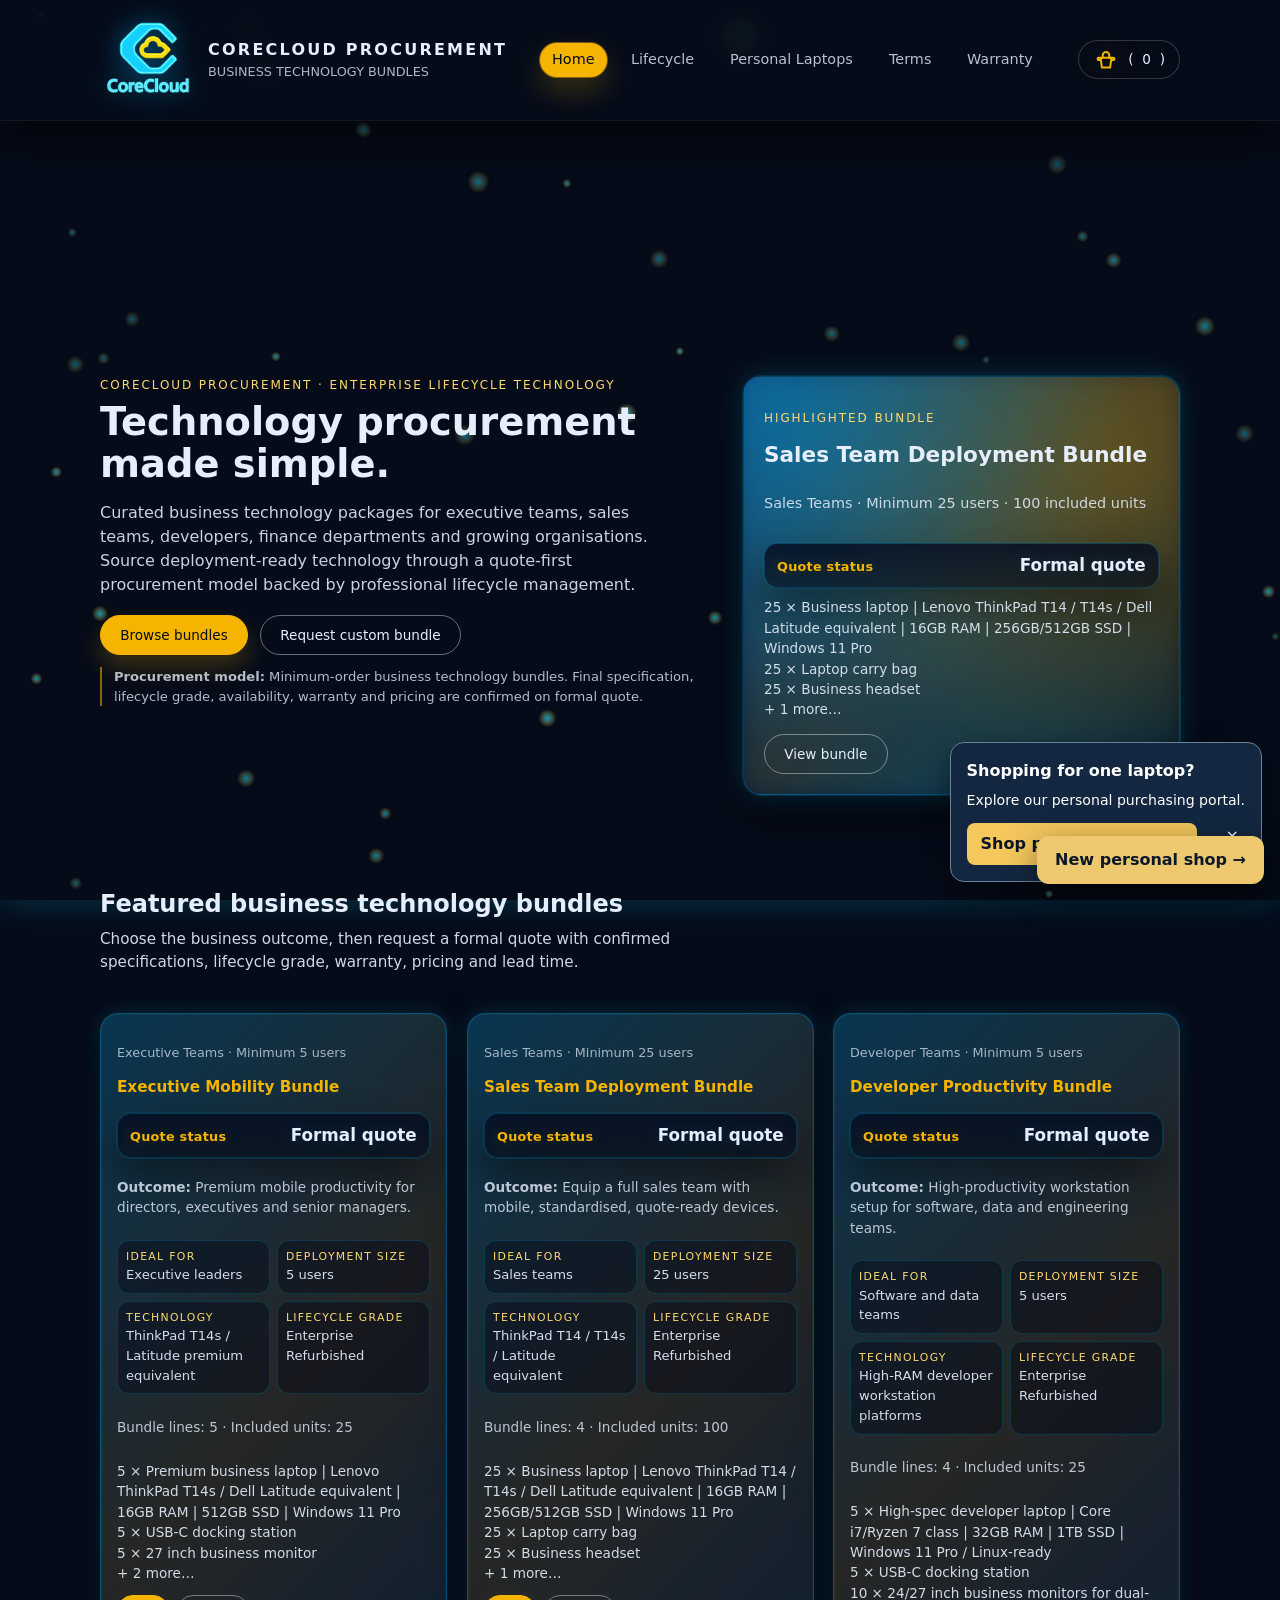
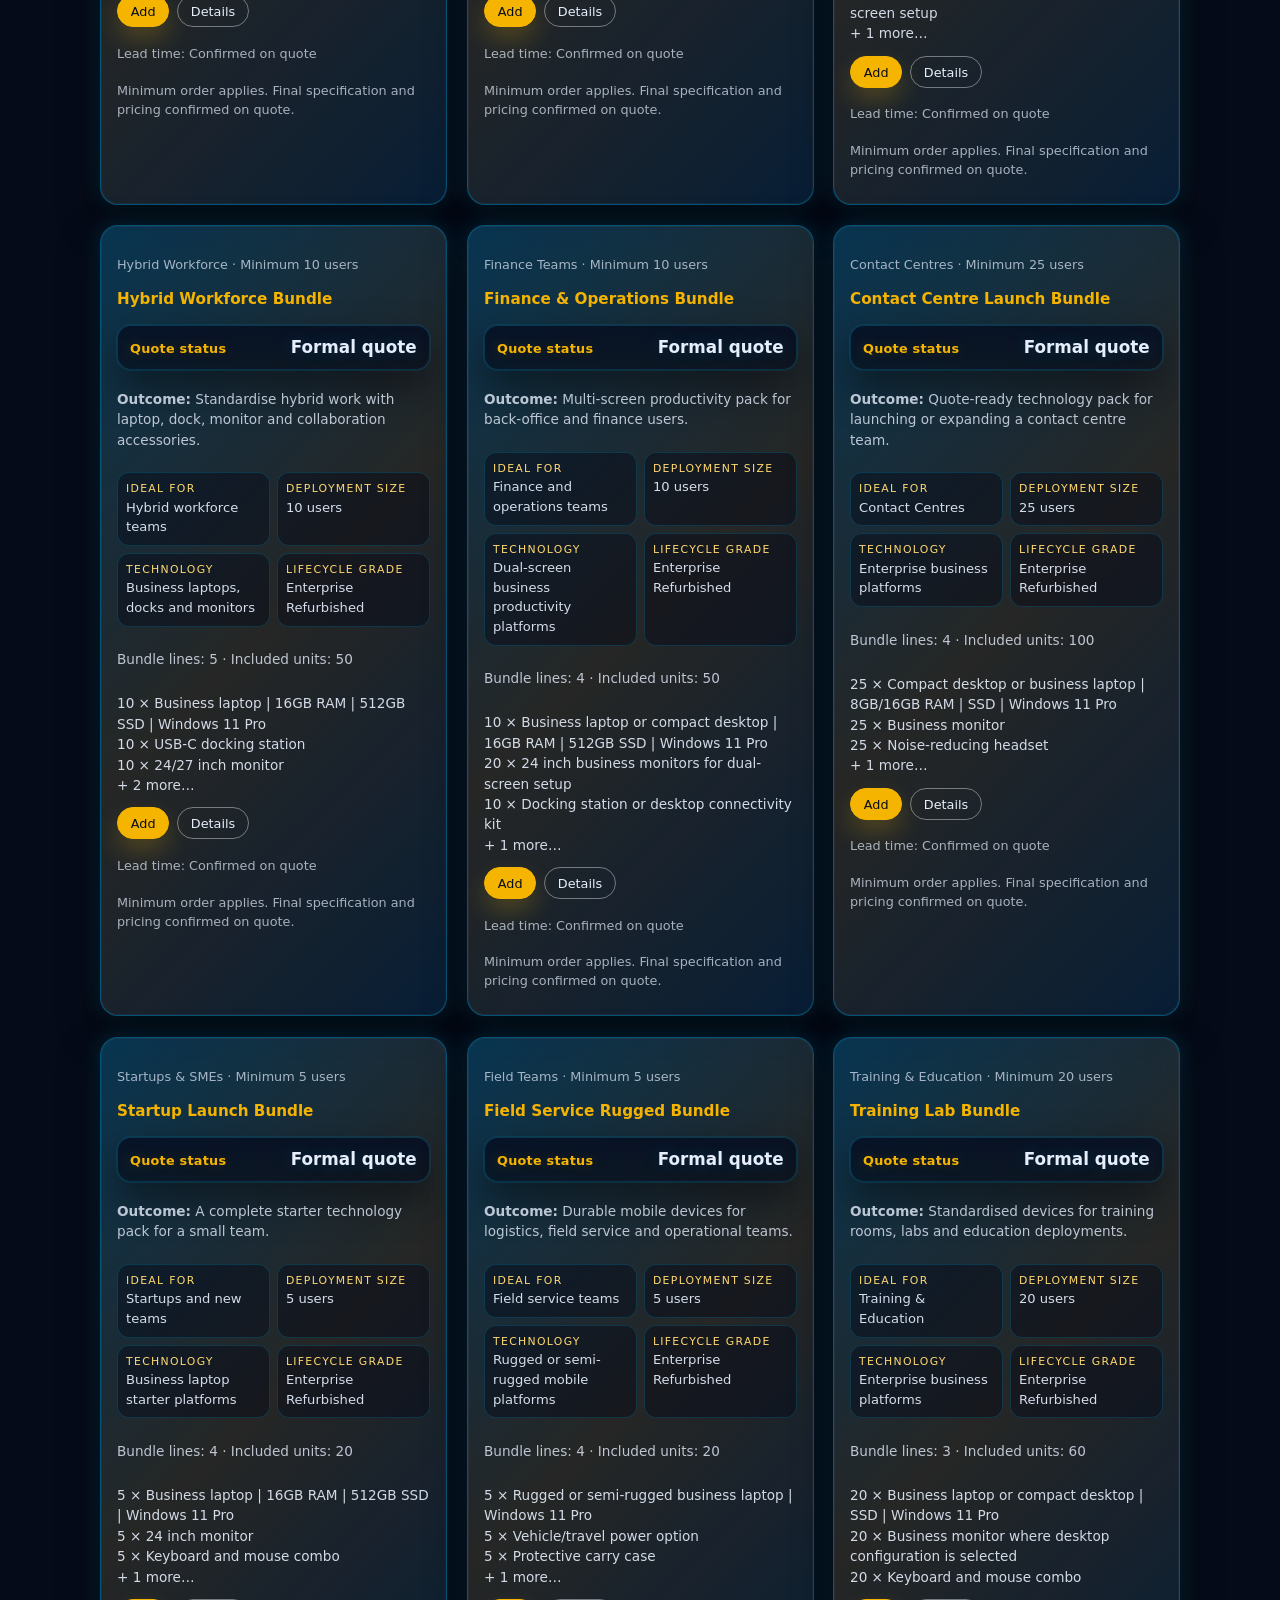
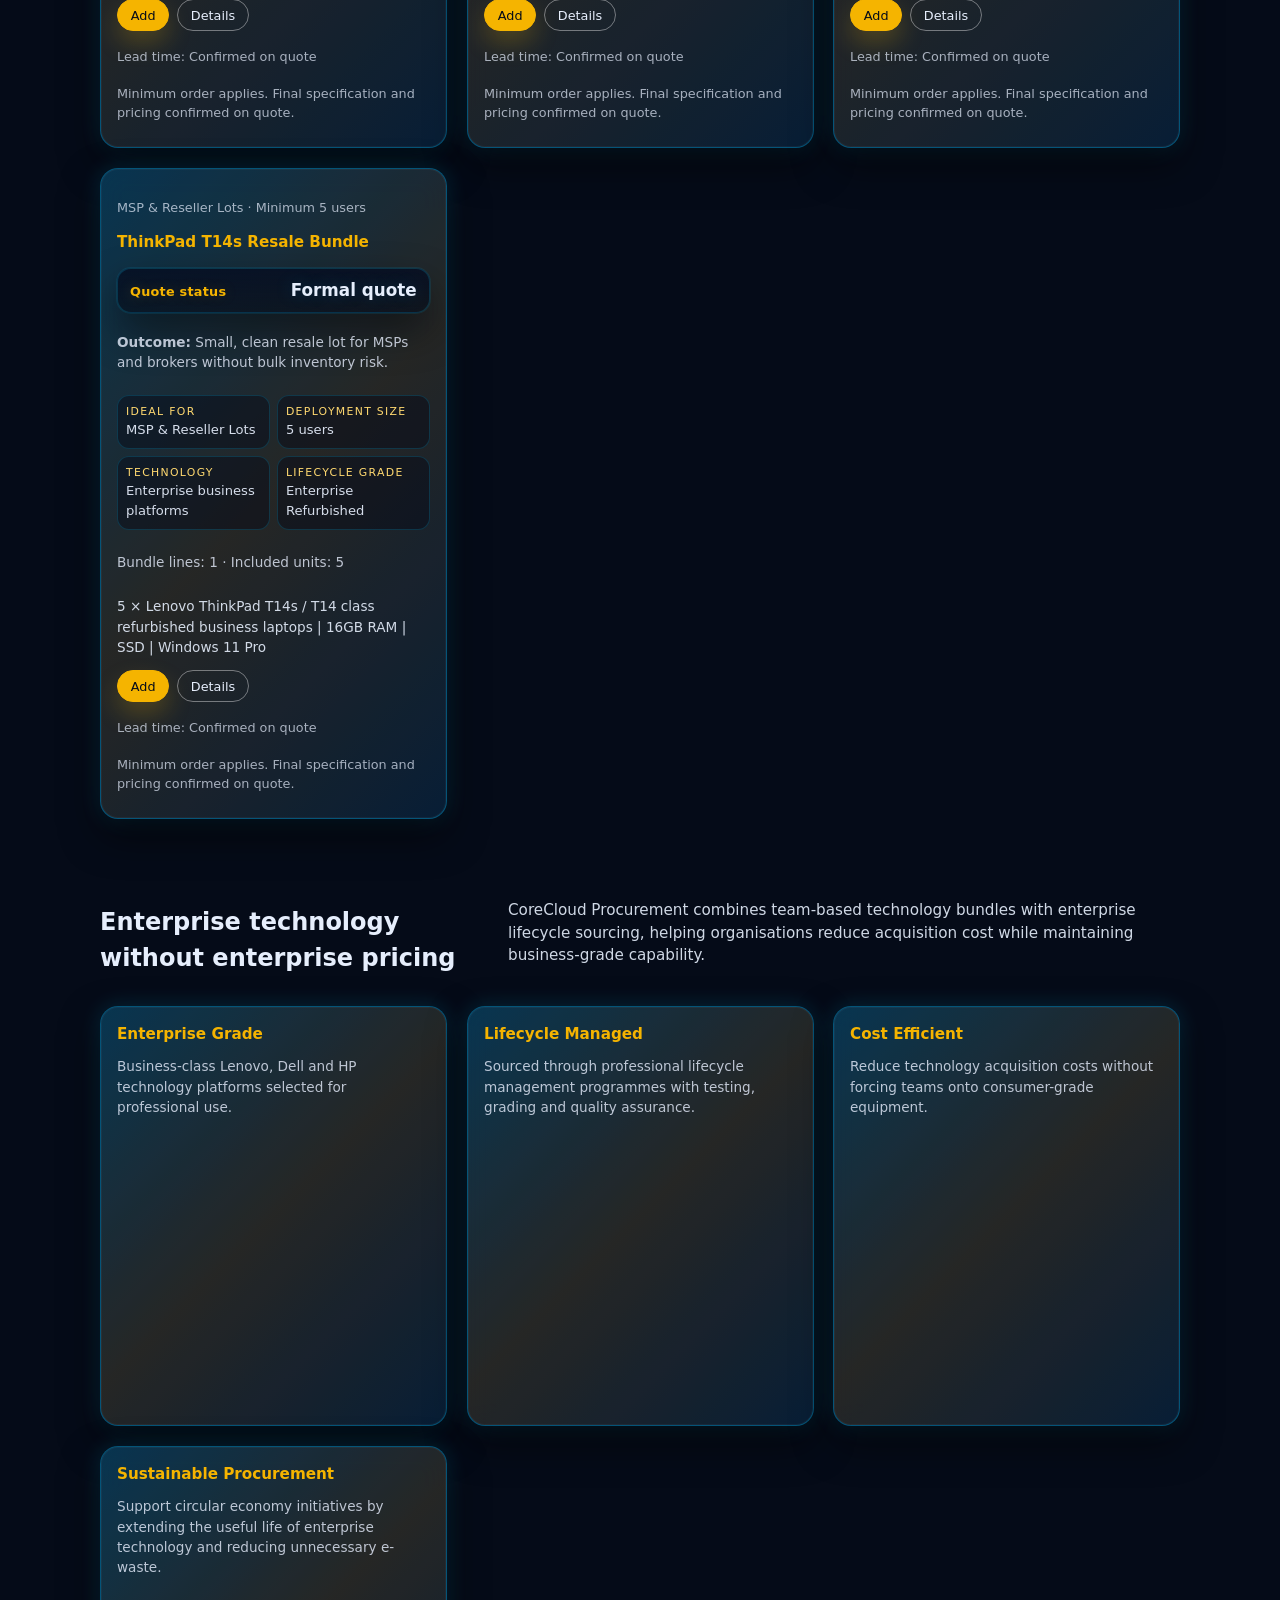
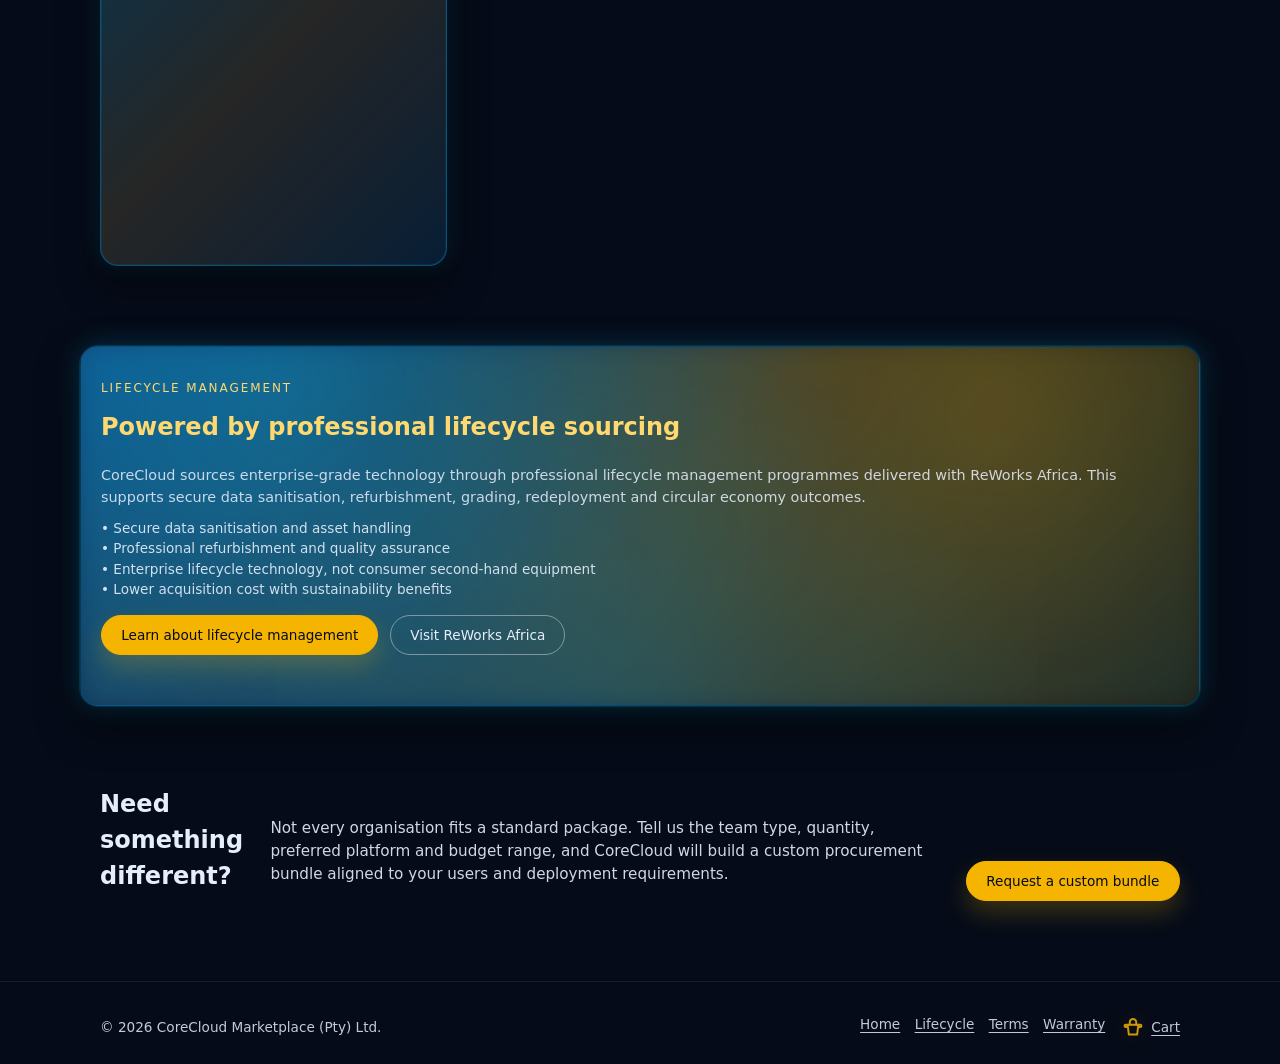
<file: index.html>
<!DOCTYPE html>
<html lang="en">
<head>
  <meta charset="UTF-8" />
  <meta name="viewport" content="width=device-width,initial-scale=1" />

  <title>CoreCloud Procurement — Business Technology Bundles & Lifecycle Technology</title>
  <meta name="description" content="CoreCloud Procurement provides curated business technology bundles, enterprise lifecycle technology and custom procurement for South African teams." />

  <link rel="preload" href="assets/css/marketplace.css" as="style" />
  <link rel="stylesheet" href="assets/css/marketplace.css" />
  <link rel="preload" href="assets/images/corecloud-neon-logo.png" as="image" />
  <link rel="icon" href="assets/images/corecloud-neon-logo.png" />
  <link rel="prefetch" href="assets/data/bundles.by_promotion.json" as="fetch" crossorigin="anonymous" />
  <script defer src="assets/js/auth.js"></script>

  <link rel="canonical" href="https://www.corecloud-marketplace.com/" />
  <meta name="robots" content="index, follow" />
  <meta name="theme-color" content="#050b18" />

  <meta property="og:site_name" content="CoreCloud Procurement" />
  <meta property="og:title" content="CoreCloud Procurement — Business Technology Bundles" />
  <meta property="og:description" content="Business technology bundles, enterprise lifecycle technology and custom procurement for South African teams." />
  <meta property="og:url" content="https://www.corecloud-marketplace.com/" />
  <meta property="og:type" content="website" />
  <meta property="og:image" content="https://www.corecloud-marketplace.com/assets/images/corecloud-neon-logo.png" />

  <meta name="twitter:card" content="summary_large_image" />
  <meta name="twitter:title" content="CoreCloud Procurement — Business Technology Bundles" />
  <meta name="twitter:description" content="Business technology bundles, enterprise lifecycle technology and custom procurement for South African teams." />
  <meta name="twitter:image" content="https://www.corecloud-marketplace.com/assets/images/corecloud-neon-logo.png" />

  <script type="application/ld+json">
  {
    "@context":"https://schema.org",
    "@type":"Organization",
    "name":"CoreCloud Marketplace (Pty) Ltd",
    "url":"https://access-mark.github.io/CoreCloud-Procurement-v2-Lead-Capture",
    "logo":"https://www.corecloud-marketplace.com/assets/images/corecloud-neon-logo.png",
    "sameAs":["https://www.linkedin.com/company/corecloudza/"]
  }
  </script>

  <style>
    html, body{ margin:0; padding:0; min-height:100%; }
    body{
      font-family: system-ui, -apple-system, BlinkMacSystemFont, "Segoe UI", sans-serif;
      background:#050b18;
      color:#e6eefc;
      line-height:1.5;
      position:relative;
      overflow-x:hidden;
    }
    a{ color:inherit; text-decoration:none; }
    .ccm-shell{ width:100%; max-width:1120px; margin:0 auto; padding:0 1.25rem; }
    .ccm-main{ padding-top:135px; }

    .ccm-header{
      position:fixed; top:0; left:0; right:0; z-index:20;
      backdrop-filter:blur(14px);
      background:rgba(5,11,24,0.94);
      border-bottom:1px solid rgba(255,255,255,0.06);
      box-shadow:0 18px 40px rgba(0,0,0,0.55);
    }
    .ccm-header-inner{
      display:flex; align-items:center; justify-content:space-between;
      height:120px; column-gap:1.5rem;
    }
    .ccm-brand{ display:flex; align-items:center; gap:.75rem; }
    .ccm-logo{ height:96px; filter:drop-shadow(0 0 14px rgba(0,180,255,0.45)); }
    .ccm-brand-text{ display:flex; flex-direction:column; }
    .ccm-brand-title{ font-weight:600; font-size:1rem; }
    .ccm-brand-tagline{ font-size:.8rem; color:rgba(230,238,252,0.75); }

    .ccm-nav{ display:flex; align-items:center; gap:.75rem; }
    .ccm-nav-link{
      padding:.4rem .75rem; border-radius:999px; font-size:.9rem; opacity:.8;
      transition:background .16s ease, opacity .16s ease, transform .08s ease, box-shadow .16s ease;
    }
    .ccm-nav-link:hover{ opacity:1; background:rgba(255,255,255,0.06); transform:translateY(-1px); }
    .ccm-nav-link.is-active{ background:#f5b400; color:#050b18; opacity:1; box-shadow:0 0 0 1px rgba(245,180,0,.45), 0 14px 30px rgba(245,180,0,.22); }

    .ccm-actions{ display:flex; align-items:center; gap:.75rem; }

    .ccm-cart-link{
      font-size:.85rem; padding:.35rem .9rem; border-radius:999px;
      border:1px solid rgba(255,255,255,0.18);
      background:rgba(5,11,24,0.8);
      display:inline-flex; align-items:center; gap:.55rem;
    }

    /* Bigger, better basket icon + yellow */
    .ccm-cart-ico{
      width:26px; height:26px; display:inline-block;
      color:#f5b400;
      filter:drop-shadow(0 0 14px rgba(245,180,0,0.28));
    }

    .ccm-burger{
      display:none; background:none; border:1px solid rgba(255,255,255,.4);
      color:#e6eefc; padding:.35rem .7rem; border-radius:999px;
      font-size:.8rem; cursor:pointer;
    }
    .ccm-burger span{ display:block; width:16px; height:1.6px; background:#e6eefc; margin:3px 0; }

    /* TIGHTEN SPACE ABOVE HERO TITLE (tight) */
    .ccm-hero{ padding:1.35rem 0 3.2rem; } /* was 2.6rem */
    .badge{ font-size:.75rem; text-transform:uppercase; letter-spacing:.16em; color:#ffd970; margin:0 0 .45rem; } /* was margin-bottom:.75rem */
    h1{ font-size:2.4rem; line-height:1.1; margin:0 0 .65rem; } /* was 0 0 1rem */
    .subtitle{ font-size:1rem; max-width:36rem; color:rgba(230,238,252,0.88); margin:0; }
    .hero-grid{ display:flex; gap:2rem; align-items:flex-start; }
    .hero-copy{ flex:1.4; }
    .hero-panel{ flex:1; }

    .ccm-btn{
      display:inline-flex; align-items:center; justify-content:center;
      padding:.55rem 1.2rem; border-radius:999px;
      border:1px solid transparent; font-size:.85rem; cursor:pointer;
      transition:background .16s ease, border-color .16s ease, transform .08s ease, box-shadow .16s ease;
      white-space:nowrap;
    }
    .ccm-btn.primary{ background:#f5b400; color:#050b18; border-color:#f5b400; box-shadow:0 12px 24px rgba(245,180,0,.22); }
    .ccm-btn.primary:hover{ transform:translateY(-1px); box-shadow:0 18px 34px rgba(245,180,0,.26); }
    .ccm-btn.ghost{ background:transparent; border-color:rgba(255,255,255,0.4); }
    .ccm-btn.ghost:hover{ background:rgba(255,255,255,0.06); box-shadow:0 0 0 1px rgba(0,198,255,.22), 0 16px 34px rgba(0,198,255,.12); }

    .ccm-section{ padding:2.5rem 0; }
    /* remove excess space between title + description */
    .section-head h2{ font-size:1.5rem; margin-top:0; margin-bottom:.4rem; }
    .section-head p{ font-size:.95rem; max-width:42rem; color:rgba(230,238,252,0.9); margin-top:0; }

    .filter-row{ display:flex; gap:.5rem; align-items:center; flex-wrap:wrap; }

    .pill{
      border:1px solid rgba(0,198,255,.55);
      border-radius:999px;
      padding:.52rem 1.05rem;
      font-size:.84rem;
      font-weight:600;
      letter-spacing:.02em;
      background:rgba(0,198,255,.10);
      color:#eaf3ff;
      cursor:pointer;
      box-shadow:0 10px 24px rgba(0,0,0,.45), 0 0 0 1px rgba(0,0,0,.12) inset;
      transition:transform .10s ease, background .16s ease, box-shadow .16s ease, border-color .16s ease, opacity .16s ease;
      opacity:.95;
    }
    .pill:hover{
      transform:translateY(-1px);
      background:rgba(0,198,255,.16);
      box-shadow:0 14px 34px rgba(0,0,0,.55), 0 0 18px rgba(0,198,255,.18);
    }
    .pill[aria-pressed="true"]{
      background:linear-gradient(135deg, rgba(245,180,0,.95), rgba(255,210,63,.85));
      color:#050b18;
      border-color:rgba(255,210,63,.95);
      box-shadow:0 16px 38px rgba(0,0,0,.55), 0 0 20px rgba(255,210,63,.35);
    }
    .pill .count{ opacity:.85; margin-left:.3rem; }

    .search-input{
      min-width:260px;
      border-radius:999px;
      border:1px solid rgba(0,198,255,.65);
      padding:.48rem .85rem;
      font-size:.85rem;
      background:rgba(5,11,24,0.9);
      color:#e6eefc;
      outline:none;
      box-shadow:0 0 0 1px rgba(0,198,255,.14), 0 14px 30px rgba(0,0,0,.45);
    }
    .search-input:focus{
      box-shadow:0 0 0 1px rgba(0,198,255,.34), 0 0 24px rgba(0,198,255,.12), 0 18px 40px rgba(0,0,0,.55);
    }

    .product-grid{
      display:grid;
      gap:1.25rem;
      grid-template-columns:repeat(auto-fit,minmax(260px,1fr));
      margin-top:1.5rem;
    }
    .product-card{
      border-radius:18px;
      padding:1rem 1rem 1.05rem;
      background:rgba(9,18,40,0.88);
      border:1px solid rgba(0,198,255,0.38);
      box-shadow:
        0 16px 38px rgba(0,0,0,0.55),
        0 0 0 1px rgba(255,255,255,0.04) inset,
        0 0 22px rgba(0,198,255,0.18);
      backdrop-filter:blur(14px);
      position:relative;
      overflow:hidden;
    }
    .product-card:before{
      content:"";
      position:absolute; inset:-1px;
      border-radius:18px;
      pointer-events:none;
      background:linear-gradient(135deg, rgba(0,198,255,0.22), rgba(245,180,0,0.14), rgba(0,198,255,0.08));
      opacity:.9;
      mix-blend-mode:screen;
      filter:blur(.0px);
    }
    .product-card > *{ position:relative; z-index:1; }
    .product-card:hover{
      transform:translateY(-2px);
      border-color:rgba(0,198,255,.28);
      box-shadow:0 0 0 1px rgba(0,198,255,.16), 0 24px 54px rgba(0,0,0,.62);
    }
    .p-sub{ font-size:.85rem; color:rgba(230,238,252,0.8); margin:.25rem 0; }
    .p-meta{ font-size:.8rem; color:rgba(230,238,252,0.7); margin-bottom:.5rem; }
    .p-actions{ display:flex; gap:.5rem; margin-top:.35rem; flex-wrap:wrap; }
    .ccm-btn.small{ padding:.35rem .8rem; font-size:.8rem; }
    .empty{ font-size:.9rem; color:rgba(230,238,252,0.8); padding:1rem 0; }

    .hero-card{
      border-radius:18px; padding:1.25rem;
      background:radial-gradient(circle at top left, rgba(21,52,105,0.96), rgba(5,11,24,0.94));
      border:1px solid rgba(0,198,255,0.25);
      box-shadow:
        0 0 0 1px rgba(0,198,255,.14),
        0 0 26px rgba(0,198,255,.22),
        0 18px 40px rgba(0,0,0,0.6);
      backdrop-filter:blur(16px);
      position:relative;
    }
    .hero-card::after{
      content:"";
      position:absolute; inset:-2px;
      border-radius:20px;
      background:linear-gradient(135deg, rgba(0,198,255,.35), rgba(245,180,0,.25), rgba(0,198,255,.18));
      filter:blur(12px);
      opacity:.55;
      z-index:-1;
      pointer-events:none;
    }
    .hc-tag{ font-size:.75rem; text-transform:uppercase; letter-spacing:.16em; color:#ffd970; margin-bottom:.75rem; }
    /* remove excess space between highlighted promotion title + sub */
    #heroBundleTitle{ margin:0 0 .25rem; }
    .hc-sub{ font-size:.9rem; color:rgba(230,238,252,0.86); margin:0; }
    .hc-specs{ list-style:none; padding:0; margin:.6rem 0 0; font-size:.85rem; color:rgba(230,238,252,0.9); }

    /* Featured promotion titles yellow */
    .product-card h3{ color:#f5b400; }

    .price-row{
      display:flex; align-items:baseline; justify-content:space-between;
      gap:.75rem; flex-wrap:wrap;
      margin:.45rem 0 .55rem;
      padding:.55rem .75rem;
      border-radius:14px;
      background:linear-gradient(180deg, rgba(6,14,34,.86), rgba(5,11,24,.62));
      border:1px solid rgba(0,198,255,.18);
      box-shadow:0 0 0 1px rgba(0,198,255,.10), 0 18px 40px rgba(0,0,0,.45);
    }
    .price-label{ font-size:.8rem; opacity:.82; letter-spacing:.02em; }

    /* Bold yellow label for hero only */
    #heroBundlePriceLabel{
      color:#f5b400;
      font-weight:800;
      opacity:1;
      text-shadow:0 0 14px rgba(245,180,0,0.22);
    }

    /* Bold yellow label for ALL featured bundles */
    .price-label--yellow{
      color:#f5b400;
      font-weight:800;
      opacity:1;
      text-shadow:0 0 14px rgba(245,180,0,0.22);
    }

    .price{
      display:inline-flex; align-items:baseline; gap:.3rem;
      font-weight:700;
      white-space:nowrap; /* keep "R" and value on same line */
      text-shadow:0 0 18px rgba(0,198,255,.22);
    }
    .price .cur{ font-size:.85rem; opacity:.9; }
    .price .amt{ font-size:1.05rem; }

    .terms-note{
      margin-top:.75rem;
      font-size:.82rem;
      color:rgba(230,238,252,0.78);
      border-left:2px solid rgba(245,180,0,.55);
      padding-left:.75rem;
    }

    .bundle-meta-grid{display:grid;grid-template-columns:repeat(2,minmax(0,1fr));gap:.45rem;margin:.75rem 0;}
    .bundle-meta-item{border:1px solid rgba(0,198,255,.18);border-radius:12px;padding:.5rem;background:rgba(5,11,24,.45);}
    .bundle-meta-item .k{font-size:.68rem;text-transform:uppercase;letter-spacing:.12em;color:#ffd970;}
    .bundle-meta-item .v{font-size:.82rem;color:rgba(230,238,252,.92);}
    @media (max-width:640px){.bundle-meta-grid{grid-template-columns:1fr;}}

    .ccm-footer{
      border-top:1px solid rgba(255,255,255,0.08);
      background:#050712;
      padding:2rem 0 1.5rem;
      margin-top:2.5rem;
    }

    #bgParticles{
      position:fixed; inset:0; width:100vw; height:100vh;
      z-index:0; pointer-events:none; filter:drop-shadow(0 0 18px rgba(0,198,255,.25));
    }
    body.has-particles .ccm-header,
    body.has-particles .ccm-main,
    body.has-particles .ccm-footer{ position:relative; z-index:1; background:transparent; }

   /* =======================
       TEAM BUNDLES BANNER (same as HOME)
       ======================= */
    .firesale-banner{
      position:fixed;
      top:120px; left:0; right:0;
      z-index:19;
      border-bottom:1px solid rgba(255,255,255,0.08);
      background:linear-gradient(90deg, rgba(245,180,0,0.16), rgba(0,198,255,0.14), rgba(245,180,0,0.16));
      backdrop-filter:blur(14px);
      box-shadow:0 18px 40px rgba(0,0,0,0.55);
      min-height:75px;
    }
    .firesale-inner{
      width:100%; max-width:1120px; margin:0 auto; padding:1.3rem 1.25rem;
      display:flex; align-items:center; justify-content:space-between; gap:1rem; flex-wrap:wrap;
    }
    .fs-left{ display:flex; align-items:center; gap:.75rem; flex-wrap:wrap; }
    .fs-badge{
      display:inline-flex; align-items:center; gap:.45rem;
      padding:.25rem .7rem;
      border-radius:999px;
      font-size:.72rem;
      font-weight:700;
      text-transform:uppercase;
      letter-spacing:.14em;
      color:#050b18;
      background:linear-gradient(135deg,#f5b400,#ffd970);
      box-shadow:0 10px 22px rgba(245,180,0,0.28), 0 0 18px rgba(245,180,0,0.35);
    }
    .fs-text{ font-size:.85rem; color:rgba(230,238,252,0.92); }
    .fs-text strong{ color:#ffd970; }
    .fs-cta{ display:flex; gap:.5rem; align-items:center; }
    .fs-mini{ font-size:.78rem; padding:.38rem .85rem; }

    /* Highlight underglow */
    .hero-card{
      position:relative;
      overflow:hidden;
    }
    .hero-card::before{
      content:"";
      position:absolute;
      inset:-40px;
      background:radial-gradient(circle at 20% 20%, rgba(0,198,255,0.32), transparent 55%),
                 radial-gradient(circle at 80% 25%, rgba(245,180,0,0.30), transparent 60%),
                 radial-gradient(circle at 50% 100%, rgba(0,198,255,0.18), transparent 55%);
      filter:blur(18px);
      opacity:.9;
      pointer-events:none;
    }
    .hero-card > *{ position:relative; z-index:1; }

    /* Pills pop */
    .pill{
      transition:transform .10s ease, border-color .16s ease, background .16s ease, box-shadow .16s ease, opacity .16s ease;
      opacity:.92;
    }
    .pill:hover{
      transform:translateY(-1px);
      border-color:rgba(0,198,255,.75);
      box-shadow:0 10px 22px rgba(0,0,0,0.35), 0 0 18px rgba(0,198,255,0.22);
      opacity:1;
    }
    .pill[aria-pressed="true"]{
      background:linear-gradient(135deg, rgba(0,198,255,0.22), rgba(245,180,0,0.18));
      border-color:rgba(0,198,255,.75);
      box-shadow:0 12px 26px rgba(0,0,0,0.45), 0 0 20px rgba(0,198,255,0.28);
      transform:translateY(-1px);
      opacity:1;
    }

    /* =======================
       FLOATING BASKET
       ======================= */
    .float-basket{
      position:fixed;
      right:18px;
      bottom:18px;
      z-index:50;
      display:none; /* shown via JS when cart has items */
    }
    .float-basket a{
      display:flex;
      align-items:center;
      gap:.6rem;
      border-radius:999px;
      padding:.62rem .85rem;
      background:rgba(9,18,40,0.92);
      border:1px solid rgba(0,198,255,0.42);
      box-shadow:0 18px 40px rgba(0,0,0,0.55), 0 0 22px rgba(0,198,255,0.14);
      backdrop-filter:blur(14px);
      transition:transform .10s ease, box-shadow .16s ease, border-color .16s ease, background .16s ease, opacity .16s ease;
      opacity:.96;
    }
    .float-basket a:hover{
      transform:translateY(-2px);
      border-color:rgba(0,198,255,0.65);
      box-shadow:0 22px 50px rgba(0,0,0,0.62), 0 0 26px rgba(0,198,255,0.18);
      opacity:1;
    }
    .fb-icon{
      width:42px; height:42px;
      border-radius:999px;
      display:grid; place-items:center;
      background:linear-gradient(135deg, rgba(245,180,0,0.30), rgba(245,180,0,0.12));
      border:1px solid rgba(255,255,255,0.10);
      box-shadow:0 0 18px rgba(245,180,0,0.18);
      color:#f5b400;
    }
    .fb-icon svg{ width:22px; height:22px; }
    .fb-text{ display:flex; flex-direction:column; line-height:1.05; }
    .fb-title{ font-size:.78rem; opacity:.92; }
    .fb-sub{ font-size:.72rem; color:rgba(230,238,252,0.78); }
    .fb-count{
      margin-left:.35rem;
      min-width:30px;
      height:30px;
      padding:0 .6rem;
      border-radius:999px;
      display:inline-flex; align-items:center; justify-content:center;
      background:linear-gradient(135deg,#f5b400,#ffd970);
      color:#050b18;
      font-weight:900;
      font-size:.8rem;
      box-shadow:0 12px 24px rgba(245,180,0,.22);
    }
    @media (max-width:720px){
      .firesale-banner{ top:0; position:sticky; }
      .firesale-inner{ padding:.65rem 1.1rem; }
      .fs-text{ font-size:.82rem; }
      .float-basket{ right:14px; bottom:14px; }
      .float-basket a{ padding:.58rem .78rem; }
      .fb-text{ display:none; } /* compact on mobile */

      .ccm-header-inner{ height:auto; padding:.75rem 0; }
      .ccm-logo{ height:72px; }
      .ccm-burger{ display:inline-flex; }
      .ccm-nav{ display:none; flex-direction:column; align-items:flex-start; margin-top:.75rem; width:100%; }
      .ccm-nav.open{
        display:flex;
        background:radial-gradient(circle at top, rgba(11,22,52,0.98), rgba(5,11,24,0.98));
        padding:.75rem .9rem;
        border-radius:18px;
        border:1px solid rgba(255,255,255,0.08);
        box-shadow:0 18px 40px rgba(0,0,0,0.8);
      }
      .ccm-main{ padding-top:135px; }
    }

    @media (max-width:880px){
      .hero-grid{ flex-direction:column; }
    }
  </style>
</head>

<body class="has-particles">
  <canvas id="bgParticles" aria-hidden="true"></canvas>

  <header class="ccm-header">
    <div class="ccm-shell ccm-header-inner">
      <a href="index.html" class="ccm-brand">
        <img src="assets/images/corecloud-neon-logo.png" alt="CoreCloud Procurement" class="ccm-logo" width="256" height="256" decoding="async" />
        <div class="ccm-brand-text">
          <span class="ccm-brand-title">CoreCloud Procurement</span>
          <span class="ccm-brand-tagline">BUSINESS TECHNOLOGY BUNDLES</span>
        </div>
      </a>

      <nav class="ccm-nav" aria-label="Main navigation">
        <a href="index.html" class="ccm-nav-link is-active" aria-current="page">Home</a>
        <a href="lifecycle.html" class="ccm-nav-link">Lifecycle</a>
        <a href="employee-purchase.html" class="ccm-nav-link">Personal Laptops</a>
        <a href="terms.html" class="ccm-nav-link">Terms</a>
        <a href="warranty.html" class="ccm-nav-link">Warranty</a>
      </nav>

      <div class="ccm-actions">
        <a href="cart.html" class="ccm-cart-link" aria-label="Basket">
          <svg class="ccm-cart-ico" viewBox="0 0 24 24" fill="none" aria-hidden="true">
            <path d="M7 10h10l-1.2 9H8.2L7 10Z" stroke="currentColor" stroke-width="1.8" stroke-linejoin="round"/>
            <path d="M9 10V7.6A3 3 0 0 1 12 4.6a3 3 0 0 1 3 3V10" stroke="currentColor" stroke-width="1.8" stroke-linecap="round"/>
            <path d="M6.4 10H5.2c-.6 0-1 .4-1 1v0c0 .6.4 1 1 1H6.6" stroke="currentColor" stroke-width="1.8" stroke-linecap="round"/>
            <path d="M17.4 10h1.4c.6 0 1 .4 1 1v0c0 .6-.4 1-1 1H17.2" stroke="currentColor" stroke-width="1.8" stroke-linecap="round"/>
          </svg>
          (<span id="ccmCartCount">0</span>)
        </a>

        <button class="ccm-burger" id="menuToggle" aria-label="Toggle navigation" aria-expanded="false">
          <span></span><span></span><span></span>
        </button>
      </div>
    </div>
  </header>

  <aside class="ccm-shell" style="padding-top:20px"><div style="background:#102039;border:1px solid #34516c;border-radius:15px;padding:16px 22px;display:flex;flex-wrap:wrap;align-items:center;justify-content:space-between;gap:12px"><span><strong>Buying a laptop for yourself?</strong> Single-device personal enquiries are now available.</span><a href="employee-purchase.html" style="background:#f5b400;color:#08111d;padding:10px 16px;border-radius:9px;font-weight:700">Personal laptop enquiries</a></div></aside>
  <!-- FLOATING BASKET -->
  <div class="float-basket" id="floatBasket" aria-live="polite">
    <a href="cart.html" aria-label="Open basket">
      <span class="fb-icon" aria-hidden="true">
        <svg viewBox="0 0 24 24" fill="none" xmlns="http://www.w3.org/2000/svg">
          <path d="M7 10h10l-1.2 9H8.2L7 10Z" stroke="currentColor" stroke-width="1.9" stroke-linejoin="round"/>
          <path d="M9 10V7.6A3 3 0 0 1 12 4.6a3 3 0 0 1 3 3V10" stroke="currentColor" stroke-width="1.9" stroke-linecap="round"/>
          <path d="M6.4 10H5.2c-.6 0-1 .4-1 1v0c0 .6.4 1 1 1H6.6" stroke="currentColor" stroke-width="1.9" stroke-linecap="round"/>
          <path d="M17.4 10h1.4c.6 0 1 .4 1 1v0c0 .6-.4 1-1 1H17.2" stroke="currentColor" stroke-width="1.9" stroke-linecap="round"/>
        </svg>
      </span>
      <span class="fb-text">
        <span class="fb-title">Quote cart</span>
        <span class="fb-sub"><span id="fbCountText">0</span> bundles</span>
      </span>
      <span class="fb-count" id="fbCount">0</span>
    </a>
  </div>

  <main class="ccm-main">
    <section class="ccm-hero" id="top">
      <div class="ccm-shell hero-grid">
        <div class="hero-copy">
          <p class="badge">CoreCloud Procurement · Enterprise lifecycle technology</p>
          <h1>Technology procurement made simple.</h1>
          <p class="subtitle">
            Curated business technology packages for executive teams, sales teams, developers, finance departments and growing organisations. Source deployment-ready technology through a quote-first procurement model backed by professional lifecycle management.
          </p>
          <div style="display:flex;flex-wrap:wrap;gap:.75rem;margin:1.1rem 0 .75rem;">
            <a href="#featured" class="ccm-btn primary">Browse bundles</a>
            <a href="cart.html?custom=1" class="ccm-btn ghost">Request custom bundle</a>
          </div>
          <div class="terms-note">
            <strong>Procurement model:</strong> Minimum-order business technology bundles. Final specification, lifecycle grade, availability, warranty and pricing are confirmed on formal quote.
          </div>
        </div>

        <div class="hero-panel">
          <div class="hero-card">
            <p class="hc-tag">Highlighted Bundle</p>
            <h2 id="heroBundleTitle">Sales Team Deployment Bundle</h2>
            <p class="hc-sub" id="heroBundleSub">Sales Teams · Minimum 25 users · 100 included units</p>

            <div class="price-row" aria-label="Highlighted bundle quote status">
              <span class="price-label" id="heroBundlePriceLabel"><strong>Quote status</strong></span>
              <span class="price" id="heroBundlePrice"><span class="cur"></span><span class="amt">Formal quote</span></span>
            </div>

            <ul class="hc-specs" id="heroBundleSpecs">
              <li>25 × Business laptop | Lenovo ThinkPad T14 / T14s / Dell Latitude equivalent | 16GB RAM | 256GB/512GB SSD | Windows 11 Pro</li>
              <li>25 × Laptop carry bag</li>
              <li>25 × Business headset</li>
              <li>+ 1 more…</li>
            </ul>
            <a id="heroBundleLink" href="bundle.html?bundle=Sales%20Team%20Deployment%20Bundle" class="ccm-btn ghost" style="margin-top:.9rem;display:inline-flex;">View bundle</a>
          </div>
        </div>
      </div>
    </section>

    <section class="ccm-section" id="featured">
      <div class="ccm-shell section-head">
        <div>
          <h2>Featured business technology bundles</h2>
          <p>Choose the business outcome, then request a formal quote with confirmed specifications, lifecycle grade, warranty, pricing and lead time.</p>
        </div>

        <!-- removed promotion nav pills + search bar -->
        <div class="filter-row" id="bundleFilters"></div>
      </div>

      <div class="ccm-shell product-grid" id="productGrid" aria-live="polite">
          <article class="product-card">
            <p class="p-meta">Executive Teams · Minimum 5 users</p>
            <h3>Executive Mobility Bundle</h3>
            <div class="price-row" aria-label="Bundle quote status">
              <span class="price-label price-label--yellow"><strong>Quote status</strong></span>
              <span class="price"><span class="cur"></span><span class="amt">Formal quote</span></span>
            </div>
            <p class="p-sub"><strong>Outcome:</strong> Premium mobile productivity for directors, executives and senior managers.</p>
            <div class="bundle-meta-grid">
              <div class="bundle-meta-item"><div class="k">Ideal For</div><div class="v">Executive leaders</div></div>
              <div class="bundle-meta-item"><div class="k">Deployment Size</div><div class="v">5 users</div></div>
              <div class="bundle-meta-item"><div class="k">Technology</div><div class="v">ThinkPad T14s / Latitude premium equivalent</div></div>
              <div class="bundle-meta-item"><div class="k">Lifecycle Grade</div><div class="v">Enterprise Refurbished</div></div>
            </div>
            <p class="p-sub">Bundle lines: 5 · Included units: 25</p>
            <ul class="hc-specs" style="margin-top:.5rem;"><li>5 × Premium business laptop | Lenovo ThinkPad T14s / Dell Latitude equivalent | 16GB RAM | 512GB SSD | Windows 11 Pro</li><li>5 × USB-C docking station</li><li>5 × 27 inch business monitor</li><li>+ 2 more…</li></ul>
            <div class="p-actions">
              <button class="ccm-btn small primary" data-add="Executive%20Mobility%20Bundle">Add</button>
              <a class="ccm-btn small ghost" href="bundle.html?bundle=Executive%20Mobility%20Bundle">Details</a>
            </div>
            <p class="p-meta" style="margin-top:.6rem;">Lead time: Confirmed on quote</p>
            <p class="p-meta" style="margin-top:.2rem;">Minimum order applies. Final specification and pricing confirmed on quote.</p>
          </article>
          <article class="product-card">
            <p class="p-meta">Sales Teams · Minimum 25 users</p>
            <h3>Sales Team Deployment Bundle</h3>
            <div class="price-row" aria-label="Bundle quote status">
              <span class="price-label price-label--yellow"><strong>Quote status</strong></span>
              <span class="price"><span class="cur"></span><span class="amt">Formal quote</span></span>
            </div>
            <p class="p-sub"><strong>Outcome:</strong> Equip a full sales team with mobile, standardised, quote-ready devices.</p>
            <div class="bundle-meta-grid">
              <div class="bundle-meta-item"><div class="k">Ideal For</div><div class="v">Sales teams</div></div>
              <div class="bundle-meta-item"><div class="k">Deployment Size</div><div class="v">25 users</div></div>
              <div class="bundle-meta-item"><div class="k">Technology</div><div class="v">ThinkPad T14 / T14s / Latitude equivalent</div></div>
              <div class="bundle-meta-item"><div class="k">Lifecycle Grade</div><div class="v">Enterprise Refurbished</div></div>
            </div>
            <p class="p-sub">Bundle lines: 4 · Included units: 100</p>
            <ul class="hc-specs" style="margin-top:.5rem;"><li>25 × Business laptop | Lenovo ThinkPad T14 / T14s / Dell Latitude equivalent | 16GB RAM | 256GB/512GB SSD | Windows 11 Pro</li><li>25 × Laptop carry bag</li><li>25 × Business headset</li><li>+ 1 more…</li></ul>
            <div class="p-actions">
              <button class="ccm-btn small primary" data-add="Sales%20Team%20Deployment%20Bundle">Add</button>
              <a class="ccm-btn small ghost" href="bundle.html?bundle=Sales%20Team%20Deployment%20Bundle">Details</a>
            </div>
            <p class="p-meta" style="margin-top:.6rem;">Lead time: Confirmed on quote</p>
            <p class="p-meta" style="margin-top:.2rem;">Minimum order applies. Final specification and pricing confirmed on quote.</p>
          </article>
          <article class="product-card">
            <p class="p-meta">Developer Teams · Minimum 5 users</p>
            <h3>Developer Productivity Bundle</h3>
            <div class="price-row" aria-label="Bundle quote status">
              <span class="price-label price-label--yellow"><strong>Quote status</strong></span>
              <span class="price"><span class="cur"></span><span class="amt">Formal quote</span></span>
            </div>
            <p class="p-sub"><strong>Outcome:</strong> High-productivity workstation setup for software, data and engineering teams.</p>
            <div class="bundle-meta-grid">
              <div class="bundle-meta-item"><div class="k">Ideal For</div><div class="v">Software and data teams</div></div>
              <div class="bundle-meta-item"><div class="k">Deployment Size</div><div class="v">5 users</div></div>
              <div class="bundle-meta-item"><div class="k">Technology</div><div class="v">High-RAM developer workstation platforms</div></div>
              <div class="bundle-meta-item"><div class="k">Lifecycle Grade</div><div class="v">Enterprise Refurbished</div></div>
            </div>
            <p class="p-sub">Bundle lines: 4 · Included units: 25</p>
            <ul class="hc-specs" style="margin-top:.5rem;"><li>5 × High-spec developer laptop | Core i7/Ryzen 7 class | 32GB RAM | 1TB SSD | Windows 11 Pro / Linux-ready</li><li>5 × USB-C docking station</li><li>10 × 24/27 inch business monitors for dual-screen setup</li><li>+ 1 more…</li></ul>
            <div class="p-actions">
              <button class="ccm-btn small primary" data-add="Developer%20Productivity%20Bundle">Add</button>
              <a class="ccm-btn small ghost" href="bundle.html?bundle=Developer%20Productivity%20Bundle">Details</a>
            </div>
            <p class="p-meta" style="margin-top:.6rem;">Lead time: Confirmed on quote</p>
            <p class="p-meta" style="margin-top:.2rem;">Minimum order applies. Final specification and pricing confirmed on quote.</p>
          </article>
          <article class="product-card">
            <p class="p-meta">Hybrid Workforce · Minimum 10 users</p>
            <h3>Hybrid Workforce Bundle</h3>
            <div class="price-row" aria-label="Bundle quote status">
              <span class="price-label price-label--yellow"><strong>Quote status</strong></span>
              <span class="price"><span class="cur"></span><span class="amt">Formal quote</span></span>
            </div>
            <p class="p-sub"><strong>Outcome:</strong> Standardise hybrid work with laptop, dock, monitor and collaboration accessories.</p>
            <div class="bundle-meta-grid">
              <div class="bundle-meta-item"><div class="k">Ideal For</div><div class="v">Hybrid workforce teams</div></div>
              <div class="bundle-meta-item"><div class="k">Deployment Size</div><div class="v">10 users</div></div>
              <div class="bundle-meta-item"><div class="k">Technology</div><div class="v">Business laptops, docks and monitors</div></div>
              <div class="bundle-meta-item"><div class="k">Lifecycle Grade</div><div class="v">Enterprise Refurbished</div></div>
            </div>
            <p class="p-sub">Bundle lines: 5 · Included units: 50</p>
            <ul class="hc-specs" style="margin-top:.5rem;"><li>10 × Business laptop | 16GB RAM | 512GB SSD | Windows 11 Pro</li><li>10 × USB-C docking station</li><li>10 × 24/27 inch monitor</li><li>+ 2 more…</li></ul>
            <div class="p-actions">
              <button class="ccm-btn small primary" data-add="Hybrid%20Workforce%20Bundle">Add</button>
              <a class="ccm-btn small ghost" href="bundle.html?bundle=Hybrid%20Workforce%20Bundle">Details</a>
            </div>
            <p class="p-meta" style="margin-top:.6rem;">Lead time: Confirmed on quote</p>
            <p class="p-meta" style="margin-top:.2rem;">Minimum order applies. Final specification and pricing confirmed on quote.</p>
          </article>
          <article class="product-card">
            <p class="p-meta">Finance Teams · Minimum 10 users</p>
            <h3>Finance &amp; Operations Bundle</h3>
            <div class="price-row" aria-label="Bundle quote status">
              <span class="price-label price-label--yellow"><strong>Quote status</strong></span>
              <span class="price"><span class="cur"></span><span class="amt">Formal quote</span></span>
            </div>
            <p class="p-sub"><strong>Outcome:</strong> Multi-screen productivity pack for back-office and finance users.</p>
            <div class="bundle-meta-grid">
              <div class="bundle-meta-item"><div class="k">Ideal For</div><div class="v">Finance and operations teams</div></div>
              <div class="bundle-meta-item"><div class="k">Deployment Size</div><div class="v">10 users</div></div>
              <div class="bundle-meta-item"><div class="k">Technology</div><div class="v">Dual-screen business productivity platforms</div></div>
              <div class="bundle-meta-item"><div class="k">Lifecycle Grade</div><div class="v">Enterprise Refurbished</div></div>
            </div>
            <p class="p-sub">Bundle lines: 4 · Included units: 50</p>
            <ul class="hc-specs" style="margin-top:.5rem;"><li>10 × Business laptop or compact desktop | 16GB RAM | 512GB SSD | Windows 11 Pro</li><li>20 × 24 inch business monitors for dual-screen setup</li><li>10 × Docking station or desktop connectivity kit</li><li>+ 1 more…</li></ul>
            <div class="p-actions">
              <button class="ccm-btn small primary" data-add="Finance%20%26%20Operations%20Bundle">Add</button>
              <a class="ccm-btn small ghost" href="bundle.html?bundle=Finance%20%26%20Operations%20Bundle">Details</a>
            </div>
            <p class="p-meta" style="margin-top:.6rem;">Lead time: Confirmed on quote</p>
            <p class="p-meta" style="margin-top:.2rem;">Minimum order applies. Final specification and pricing confirmed on quote.</p>
          </article>
          <article class="product-card">
            <p class="p-meta">Contact Centres · Minimum 25 users</p>
            <h3>Contact Centre Launch Bundle</h3>
            <div class="price-row" aria-label="Bundle quote status">
              <span class="price-label price-label--yellow"><strong>Quote status</strong></span>
              <span class="price"><span class="cur"></span><span class="amt">Formal quote</span></span>
            </div>
            <p class="p-sub"><strong>Outcome:</strong> Quote-ready technology pack for launching or expanding a contact centre team.</p>
            <div class="bundle-meta-grid">
              <div class="bundle-meta-item"><div class="k">Ideal For</div><div class="v">Contact Centres</div></div>
              <div class="bundle-meta-item"><div class="k">Deployment Size</div><div class="v">25 users</div></div>
              <div class="bundle-meta-item"><div class="k">Technology</div><div class="v">Enterprise business platforms</div></div>
              <div class="bundle-meta-item"><div class="k">Lifecycle Grade</div><div class="v">Enterprise Refurbished</div></div>
            </div>
            <p class="p-sub">Bundle lines: 4 · Included units: 100</p>
            <ul class="hc-specs" style="margin-top:.5rem;"><li>25 × Compact desktop or business laptop | 8GB/16GB RAM | SSD | Windows 11 Pro</li><li>25 × Business monitor</li><li>25 × Noise-reducing headset</li><li>+ 1 more…</li></ul>
            <div class="p-actions">
              <button class="ccm-btn small primary" data-add="Contact%20Centre%20Launch%20Bundle">Add</button>
              <a class="ccm-btn small ghost" href="bundle.html?bundle=Contact%20Centre%20Launch%20Bundle">Details</a>
            </div>
            <p class="p-meta" style="margin-top:.6rem;">Lead time: Confirmed on quote</p>
            <p class="p-meta" style="margin-top:.2rem;">Minimum order applies. Final specification and pricing confirmed on quote.</p>
          </article>
          <article class="product-card">
            <p class="p-meta">Startups &amp; SMEs · Minimum 5 users</p>
            <h3>Startup Launch Bundle</h3>
            <div class="price-row" aria-label="Bundle quote status">
              <span class="price-label price-label--yellow"><strong>Quote status</strong></span>
              <span class="price"><span class="cur"></span><span class="amt">Formal quote</span></span>
            </div>
            <p class="p-sub"><strong>Outcome:</strong> A complete starter technology pack for a small team.</p>
            <div class="bundle-meta-grid">
              <div class="bundle-meta-item"><div class="k">Ideal For</div><div class="v">Startups and new teams</div></div>
              <div class="bundle-meta-item"><div class="k">Deployment Size</div><div class="v">5 users</div></div>
              <div class="bundle-meta-item"><div class="k">Technology</div><div class="v">Business laptop starter platforms</div></div>
              <div class="bundle-meta-item"><div class="k">Lifecycle Grade</div><div class="v">Enterprise Refurbished</div></div>
            </div>
            <p class="p-sub">Bundle lines: 4 · Included units: 20</p>
            <ul class="hc-specs" style="margin-top:.5rem;"><li>5 × Business laptop | 16GB RAM | 512GB SSD | Windows 11 Pro</li><li>5 × 24 inch monitor</li><li>5 × Keyboard and mouse combo</li><li>+ 1 more…</li></ul>
            <div class="p-actions">
              <button class="ccm-btn small primary" data-add="Startup%20Launch%20Bundle">Add</button>
              <a class="ccm-btn small ghost" href="bundle.html?bundle=Startup%20Launch%20Bundle">Details</a>
            </div>
            <p class="p-meta" style="margin-top:.6rem;">Lead time: Confirmed on quote</p>
            <p class="p-meta" style="margin-top:.2rem;">Minimum order applies. Final specification and pricing confirmed on quote.</p>
          </article>
          <article class="product-card">
            <p class="p-meta">Field Teams · Minimum 5 users</p>
            <h3>Field Service Rugged Bundle</h3>
            <div class="price-row" aria-label="Bundle quote status">
              <span class="price-label price-label--yellow"><strong>Quote status</strong></span>
              <span class="price"><span class="cur"></span><span class="amt">Formal quote</span></span>
            </div>
            <p class="p-sub"><strong>Outcome:</strong> Durable mobile devices for logistics, field service and operational teams.</p>
            <div class="bundle-meta-grid">
              <div class="bundle-meta-item"><div class="k">Ideal For</div><div class="v">Field service teams</div></div>
              <div class="bundle-meta-item"><div class="k">Deployment Size</div><div class="v">5 users</div></div>
              <div class="bundle-meta-item"><div class="k">Technology</div><div class="v">Rugged or semi-rugged mobile platforms</div></div>
              <div class="bundle-meta-item"><div class="k">Lifecycle Grade</div><div class="v">Enterprise Refurbished</div></div>
            </div>
            <p class="p-sub">Bundle lines: 4 · Included units: 20</p>
            <ul class="hc-specs" style="margin-top:.5rem;"><li>5 × Rugged or semi-rugged business laptop | Windows 11 Pro</li><li>5 × Vehicle/travel power option</li><li>5 × Protective carry case</li><li>+ 1 more…</li></ul>
            <div class="p-actions">
              <button class="ccm-btn small primary" data-add="Field%20Service%20Rugged%20Bundle">Add</button>
              <a class="ccm-btn small ghost" href="bundle.html?bundle=Field%20Service%20Rugged%20Bundle">Details</a>
            </div>
            <p class="p-meta" style="margin-top:.6rem;">Lead time: Confirmed on quote</p>
            <p class="p-meta" style="margin-top:.2rem;">Minimum order applies. Final specification and pricing confirmed on quote.</p>
          </article>
          <article class="product-card">
            <p class="p-meta">Training &amp; Education · Minimum 20 users</p>
            <h3>Training Lab Bundle</h3>
            <div class="price-row" aria-label="Bundle quote status">
              <span class="price-label price-label--yellow"><strong>Quote status</strong></span>
              <span class="price"><span class="cur"></span><span class="amt">Formal quote</span></span>
            </div>
            <p class="p-sub"><strong>Outcome:</strong> Standardised devices for training rooms, labs and education deployments.</p>
            <div class="bundle-meta-grid">
              <div class="bundle-meta-item"><div class="k">Ideal For</div><div class="v">Training &amp; Education</div></div>
              <div class="bundle-meta-item"><div class="k">Deployment Size</div><div class="v">20 users</div></div>
              <div class="bundle-meta-item"><div class="k">Technology</div><div class="v">Enterprise business platforms</div></div>
              <div class="bundle-meta-item"><div class="k">Lifecycle Grade</div><div class="v">Enterprise Refurbished</div></div>
            </div>
            <p class="p-sub">Bundle lines: 3 · Included units: 60</p>
            <ul class="hc-specs" style="margin-top:.5rem;"><li>20 × Business laptop or compact desktop | SSD | Windows 11 Pro</li><li>20 × Business monitor where desktop configuration is selected</li><li>20 × Keyboard and mouse combo</li></ul>
            <div class="p-actions">
              <button class="ccm-btn small primary" data-add="Training%20Lab%20Bundle">Add</button>
              <a class="ccm-btn small ghost" href="bundle.html?bundle=Training%20Lab%20Bundle">Details</a>
            </div>
            <p class="p-meta" style="margin-top:.6rem;">Lead time: Confirmed on quote</p>
            <p class="p-meta" style="margin-top:.2rem;">Minimum order applies. Final specification and pricing confirmed on quote.</p>
          </article>
          <article class="product-card">
            <p class="p-meta">MSP &amp; Reseller Lots · Minimum 5 users</p>
            <h3>ThinkPad T14s Resale Bundle</h3>
            <div class="price-row" aria-label="Bundle quote status">
              <span class="price-label price-label--yellow"><strong>Quote status</strong></span>
              <span class="price"><span class="cur"></span><span class="amt">Formal quote</span></span>
            </div>
            <p class="p-sub"><strong>Outcome:</strong> Small, clean resale lot for MSPs and brokers without bulk inventory risk.</p>
            <div class="bundle-meta-grid">
              <div class="bundle-meta-item"><div class="k">Ideal For</div><div class="v">MSP &amp; Reseller Lots</div></div>
              <div class="bundle-meta-item"><div class="k">Deployment Size</div><div class="v">5 users</div></div>
              <div class="bundle-meta-item"><div class="k">Technology</div><div class="v">Enterprise business platforms</div></div>
              <div class="bundle-meta-item"><div class="k">Lifecycle Grade</div><div class="v">Enterprise Refurbished</div></div>
            </div>
            <p class="p-sub">Bundle lines: 1 · Included units: 5</p>
            <ul class="hc-specs" style="margin-top:.5rem;"><li>5 × Lenovo ThinkPad T14s / T14 class refurbished business laptops | 16GB RAM | SSD | Windows 11 Pro</li></ul>
            <div class="p-actions">
              <button class="ccm-btn small primary" data-add="ThinkPad%20T14s%20Resale%20Bundle">Add</button>
              <a class="ccm-btn small ghost" href="bundle.html?bundle=ThinkPad%20T14s%20Resale%20Bundle">Details</a>
            </div>
            <p class="p-meta" style="margin-top:.6rem;">Lead time: Confirmed on quote</p>
            <p class="p-meta" style="margin-top:.2rem;">Minimum order applies. Final specification and pricing confirmed on quote.</p>
          </article>
      </div>
    </section>

    <section class="ccm-section" id="why-procurement">
      <div class="ccm-shell section-head">
        <h2>Enterprise technology without enterprise pricing</h2>
        <p>CoreCloud Procurement combines team-based technology bundles with enterprise lifecycle sourcing, helping organisations reduce acquisition cost while maintaining business-grade capability.</p>
      </div>
      <div class="ccm-shell product-grid">
        <article class="product-card"><h3>Enterprise Grade</h3><p class="p-sub">Business-class Lenovo, Dell and HP technology platforms selected for professional use.</p></article>
        <article class="product-card"><h3>Lifecycle Managed</h3><p class="p-sub">Sourced through professional lifecycle management programmes with testing, grading and quality assurance.</p></article>
        <article class="product-card"><h3>Cost Efficient</h3><p class="p-sub">Reduce technology acquisition costs without forcing teams onto consumer-grade equipment.</p></article>
        <article class="product-card"><h3>Sustainable Procurement</h3><p class="p-sub">Support circular economy initiatives by extending the useful life of enterprise technology and reducing unnecessary e-waste.</p></article>
      </div>
    </section>

    <section class="ccm-section" id="lifecycle">
      <div class="ccm-shell hero-card">
        <p class="hc-tag">Lifecycle Management</p>
        <h2 style="margin-top:0;color:#ffd970;">Powered by professional lifecycle sourcing</h2>
        <p class="hc-sub">CoreCloud sources enterprise-grade technology through professional lifecycle management programmes delivered with ReWorks Africa. This supports secure data sanitisation, refurbishment, grading, redeployment and circular economy outcomes.</p>
        <ul class="hc-specs">
          <li>• Secure data sanitisation and asset handling</li>
          <li>• Professional refurbishment and quality assurance</li>
          <li>• Enterprise lifecycle technology, not consumer second-hand equipment</li>
          <li>• Lower acquisition cost with sustainability benefits</li>
        </ul>
        <div style="display:flex;gap:.75rem;flex-wrap:wrap;margin-top:1rem;">
          <a href="lifecycle.html" class="ccm-btn primary">Learn about lifecycle management</a>
          <a href="https://reworksafrica.co.za" class="ccm-btn ghost" target="_blank" rel="noopener">Visit ReWorks Africa</a>
        </div>
      </div>
    </section>

    <section class="ccm-section" id="custom-procurement">
      <div class="ccm-shell section-head">
        <h2>Need something different?</h2>
        <p>Not every organisation fits a standard package. Tell us the team type, quantity, preferred platform and budget range, and CoreCloud will build a custom procurement bundle aligned to your users and deployment requirements.</p>
        <a href="cart.html?custom=1" class="ccm-btn primary">Request a custom bundle</a>
      </div>
    </section>
  </main>

  <!-- FOOTER -->
  <footer class="ccm-footer">
    <div class="ccm-shell" style="font-size:.85rem;opacity:.85;display:flex;flex-wrap:wrap;gap:1rem;align-items:center;justify-content:space-between;">
      <div>© <span id="year"></span> CoreCloud Marketplace (Pty) Ltd.</div>
      <div style="display:flex;gap:.9rem;flex-wrap:wrap;">
        <a href="index.html" style="text-decoration:underline;text-underline-offset:3px;">Home</a>
        <a href="lifecycle.html" style="text-decoration:underline;text-underline-offset:3px;">Lifecycle</a>
        <a href="terms.html" style="text-decoration:underline;text-underline-offset:3px;">Terms</a>
        <a href="warranty.html" style="text-decoration:underline;text-underline-offset:3px;">Warranty</a>
        <a href="cart.html" style="text-decoration:underline;text-underline-offset:3px;display:inline-flex;align-items:center;gap:.35rem;">
          <svg class="ccm-cart-ico" viewBox="0 0 24 24" fill="none" aria-hidden="true">
            <path d="M7 10h10l-1.2 9H8.2L7 10Z" stroke="currentColor" stroke-width="1.8" stroke-linejoin="round"/>
            <path d="M9 10V7.6A3 3 0 0 1 12 4.6a3 3 0 0 1 3 3V10" stroke="currentColor" stroke-width="1.8" stroke-linecap="round"/>
            <path d="M6.4 10H5.2c-.6 0-1 .4-1 1v0c0 .6.4 1 1 1H6.6" stroke="currentColor" stroke-width="1.8" stroke-linecap="round"/>
            <path d="M17.4 10h1.4c.6 0 1 .4 1 1v0c0 .6-.4 1-1 1H17.2" stroke="currentColor" stroke-width="1.8" stroke-linecap="round"/>
          </svg>
          Cart
        </a>
      </div>
    </div>
  </footer>

  <script>
    // Year
    document.getElementById('year').textContent = new Date().getFullYear();

    // Mobile nav toggle
    (function(){
      const toggle = document.getElementById('menuToggle');
      const nav = document.querySelector('.ccm-nav');
      if(!toggle || !nav) return;
      toggle.addEventListener('click', () => {
        const open = nav.classList.toggle('open');
        toggle.setAttribute('aria-expanded', String(open));
      });
    })();

    // Cart helpers
    function getCart(){
      try{ return JSON.parse(localStorage.getItem('ccm-cart') || '[]'); }
      catch(e){ return []; }
    }
    function setCart(c){ localStorage.setItem('ccm-cart', JSON.stringify(c)); }

    function syncCartBadges(){
      const c = getCart();
      const count = c.length;

      // Header count
      const headSpan = document.getElementById('ccmCartCount');
      if(headSpan) headSpan.textContent = String(count);

      // Floating basket
      const fb = document.getElementById('floatBasket');
      const fbCount = document.getElementById('fbCount');
      const fbCountText = document.getElementById('fbCountText');

      if(fbCount) fbCount.textContent = String(count);
      if(fbCountText) fbCountText.textContent = String(count);

      // show/hide
      if(fb){
        fb.style.display = count > 0 ? 'block' : 'none';
      }
    }
    syncCartBadges();

    // Pricing helpers
    function formatZAR(n){
      const v = Number(n);
      if(!isFinite(v)) return '—';
      return v.toLocaleString('en-ZA', { minimumFractionDigits: 2, maximumFractionDigits: 2 });
    }

    // Bundles
    let ALL_BUNDLES = [];
    let ACTIVE_PROMO = 'all';
    let SEARCH_Q = '';

    function normalize(s){ return String(s || '').trim().toLowerCase(); }
    function safe(s){ return String(s || '').trim(); }

    function bundleHay(b){
      const items = Array.isArray(b.items) ? b.items : [];
      const itemText = items.map(i => `${i.name||''} ${i.sku||''} ${i.category||''}`).join(' ');
      return normalize([b.bundle, `promotion ${b.promotion_id||''}`, itemText].filter(Boolean).join(' '));
    }

    function filterNow(){
      const q = normalize(SEARCH_Q);
      return ALL_BUNDLES.filter(b=>{
        const promoOk = (ACTIVE_PROMO === 'all') || (String(b.promotion_id) === String(ACTIVE_PROMO));
        if(!promoOk) return false;
        if(!q) return true;
        return bundleHay(b).includes(q);
      });
    }

    function buildFilters(){
      const row = document.getElementById('bundleFilters');
      if(!row) return;
      // removed promotion nav pills + search bar (keep container for layout)
      row.innerHTML = '';
    }

    function renderHero(){
      const t = document.getElementById('heroBundleTitle');
      const s = document.getElementById('heroBundleSub');
      const u = document.getElementById('heroBundleSpecs');
      const l = document.getElementById('heroBundleLink');
      const p = document.getElementById('heroBundlePrice');

      if(!ALL_BUNDLES.length){
        t.textContent = 'No bundles loaded';
        s.textContent = 'Upload bundles.by_promotion.json to continue.';
        if(p) p.querySelector('.amt').textContent = '—';
        return;
      }

      // Highlight Promotion 10 (fallback to first item if missing)
      const wanted = ALL_BUNDLES.find(x => String(x && x.promotion_id) === 'SALES-25');
      const b = wanted || ALL_BUNDLES[0];

      const items = Array.isArray(b.items) ? b.items : [];
      const units = items.reduce((acc,i)=>acc + (Number(i.qty)||0), 0);

      t.textContent = safe(b.bundle) || `Bundle ${safe(b.promotion_id)}`;
      s.textContent = `${safe(b.category) || 'Team Bundle'} · Minimum ${Number(b.minimum_units||units)||units} users · ${units} included units`;

      if(p){
        p.querySelector('.cur').textContent = ''; p.querySelector('.amt').textContent = 'Formal quote';
      }

      const top = items.slice(0,3).map(i => `<li>${Number(i.qty)||0} × ${safe(i.name)||'Item'}</li>`).join('');
      const more = items.length>3 ? `<li>+ ${items.length-3} more…</li>` : '';
      u.innerHTML = top + more;

      l.href = `bundle.html?bundle=${encodeURIComponent(safe(b.bundle || ''))}`;
    }

    function renderBundles(list){
      const grid = document.getElementById('productGrid');
      if(!list.length){
        grid.innerHTML = '<p class="empty">No bundles match your filter.</p>';
        return;
      }

      grid.innerHTML = list.map(b=>{
        const items = Array.isArray(b.items) ? b.items : [];
        const totalUnits = items.reduce((acc,i)=>acc + (Number(i.qty)||0), 0);
        const top = items.slice(0,3).map(i => `<li>${Number(i.qty)||0} × ${safe(i.name)||'Item'}</li>`).join('');
        const more = items.length>3 ? `<li>+ ${items.length-3} more…</li>` : '';

        const priceHtml = `
          <div class="price-row" aria-label="Bundle quote status">
            <span class="price-label price-label--yellow"><strong>Quote status</strong></span>
            <span class="price"><span class="cur"></span><span class="amt">Formal quote</span></span>
          </div>
        `;

        return `
          <article class="product-card">
            <p class="p-meta">${safe(b.category) || 'Team Bundle'} · Minimum ${Number(b.minimum_units||totalUnits)||totalUnits} users</p>
            <h3>${safe(b.bundle)||`Bundle ${safe(b.promotion_id)}`}</h3>
            ${priceHtml}
            <p class="p-sub"><strong>Outcome:</strong> ${safe(b.outcome) || 'Curated team technology bundle.'}</p>
            <div class="bundle-meta-grid">
              <div class="bundle-meta-item"><div class="k">Ideal For</div><div class="v">${safe(b.ideal_for) || safe(b.category) || 'Business teams'}</div></div>
              <div class="bundle-meta-item"><div class="k">Deployment Size</div><div class="v">${safe(b.deployment_size) || ((Number(b.minimum_units||totalUnits)||totalUnits) + ' users')}</div></div>
              <div class="bundle-meta-item"><div class="k">Technology</div><div class="v">${safe(b.technology_platform) || 'Enterprise business platforms'}</div></div>
              <div class="bundle-meta-item"><div class="k">Lifecycle Grade</div><div class="v">${safe(b.lifecycle_grade) || 'Enterprise Refurbished'}</div></div>
            </div>
            <p class="p-sub">Bundle lines: ${items.length} · Included units: ${totalUnits}</p>
            <ul class="hc-specs" style="margin-top:.5rem;">${top}${more}</ul>
            <div class="p-actions">
              <button class="ccm-btn small primary" data-add="${encodeURIComponent(safe(b.bundle))}">Add</button>
              <a class="ccm-btn small ghost" href="bundle.html?bundle=${encodeURIComponent(safe(b.bundle))}">Details</a>
            </div>
            <p class="p-meta" style="margin-top:.6rem;">Lead time: ${safe(b.lead_time)||'Confirmed on quote'}</p>
            <p class="p-meta" style="margin-top:.2rem;">Minimum order applies. Final specification and pricing confirmed on quote.</p>
          </article>
        `;
      }).join('');

      grid.querySelectorAll('button[data-add]').forEach(btn=>{
        btn.addEventListener('click', ()=>{
          const name = decodeURIComponent(btn.dataset.add);
          const b = ALL_BUNDLES.find(x => safe(x.bundle) === safe(name));
          if(!b) return;

          const items = Array.isArray(b.items) ? b.items : [];
          const units = items.reduce((acc,i)=>acc + (Number(i.qty)||0), 0);

          const cart = getCart();
          cart.push({
            type:'bundle',
            promotion_id: b.promotion_id,
            bundle: safe(b.bundle),
            name: safe(b.bundle),
            qty: 1,
            total_price: b.total_price,
            currency: b.currency || 'ZAR',
            units: units,
            lead_time: safe(b.lead_time),
            bundle_terms: safe(b.bundle_terms),
            category: safe(b.category),
            minimum_units: Number(b.minimum_units || units),
            outcome: safe(b.outcome),
            items: items
          });
          setCart(cart);
          syncCartBadges();
          alert('Business technology bundle added to quote cart');
        });
      });
    }

    function refresh(){
      renderBundles(filterNow());
    }

    async function loadBundles(){
      try{
        const res = await fetch('assets/data/bundles.by_promotion.json', { cache:'force-cache' });
        const data = await res.json();
        ALL_BUNDLES = Array.isArray(data) ? data : [];

        // Disable filters/search UI (requested), but keep rest of pipeline
        buildFilters();

        // Show all bundles (since UI controls removed)
        ACTIVE_PROMO = 'all';
        SEARCH_Q = '';

        renderHero();
        refresh();
      }catch(e){
        console.warn('Bundle data fetch failed; using static fallback cards.', e);
      }
    }

    // Particles
    (function(){
      const c = document.getElementById('bgParticles');
      if(!c) return;
      const ctx = c.getContext('2d');
      let w, h, dpr = window.devicePixelRatio || 1;

      function resize(){
        const bw = window.innerWidth, bh = window.innerHeight;
        c.style.width = bw+'px'; c.style.height = bh+'px';
        c.width = Math.floor(bw*dpr); c.height = Math.floor(bh*dpr);
        ctx.setTransform(dpr,0,0,dpr,0,0);
        w=bw; h=bh;
      }
      resize(); window.addEventListener('resize', resize);

      const COUNT = 46;
      const parts = Array.from({length:COUNT}).map(()=>({
        x: Math.random()*w, y: Math.random()*h,
        r: 1.2 + Math.random()*2.4,
        vx: -0.22 + Math.random()*0.44,
        vy: -0.22 + Math.random()*0.44,
        o: 0.22 + Math.random()*0.42
      }));

      function tick(){
        ctx.clearRect(0,0,w,h);
        for(const p of parts){
          p.x += p.vx; p.y += p.vy;
          if(p.x < -20) p.x = w+10;
          if(p.x > w+20) p.x = -10;
          if(p.y < -20) p.y = h+10;
          if(p.y > h+20) p.y = -10;

          const grad = ctx.createRadialGradient(p.x,p.y,0,p.x,p.y,p.r*4);
          grad.addColorStop(0, `rgba(0,198,255,${p.o+0.15})`);
          grad.addColorStop(0.8, `rgba(255,210,63,0)`);
          ctx.fillStyle = grad;
          ctx.beginPath();
          ctx.arc(p.x,p.y,p.r*4,0,Math.PI*2);
          ctx.fill();
        }
        requestAnimationFrame(tick);
      }
      tick();
    })();

    loadBundles();
  </script>
<aside class="portal-personal-banner" style="position:fixed;bottom:18px;right:18px;z-index:30;max-width:320px;background:#132840;color:#fff;border:1px solid #6b8199;border-radius:14px;padding:16px;box-shadow:0 12px 30px #0007"><strong>Shopping for one laptop?</strong><p style="font-size:.88rem;margin:7px 0 12px">Explore our personal purchasing portal.</p><a href="employee-purchase.html" style="display:inline-block;background:#f4c85d;color:#0a1525;padding:9px 14px;border-radius:8px;font-weight:800">Shop personal laptops</a><button type="button" aria-label="Dismiss personal purchasing notice" onclick="this.parentElement.remove()" style="float:right;background:none;color:white;border:0;cursor:pointer">×</button></aside><div style="position:fixed;right:16px;bottom:16px;z-index:9999"><a href="shop.html" style="display:inline-block;padding:12px 18px;border-radius:12px;background:#eec86f;color:#0b1829;font-weight:800;text-decoration:none;box-shadow:0 10px 35px #0007">New personal shop →</a></div></body>
</html>
</file>
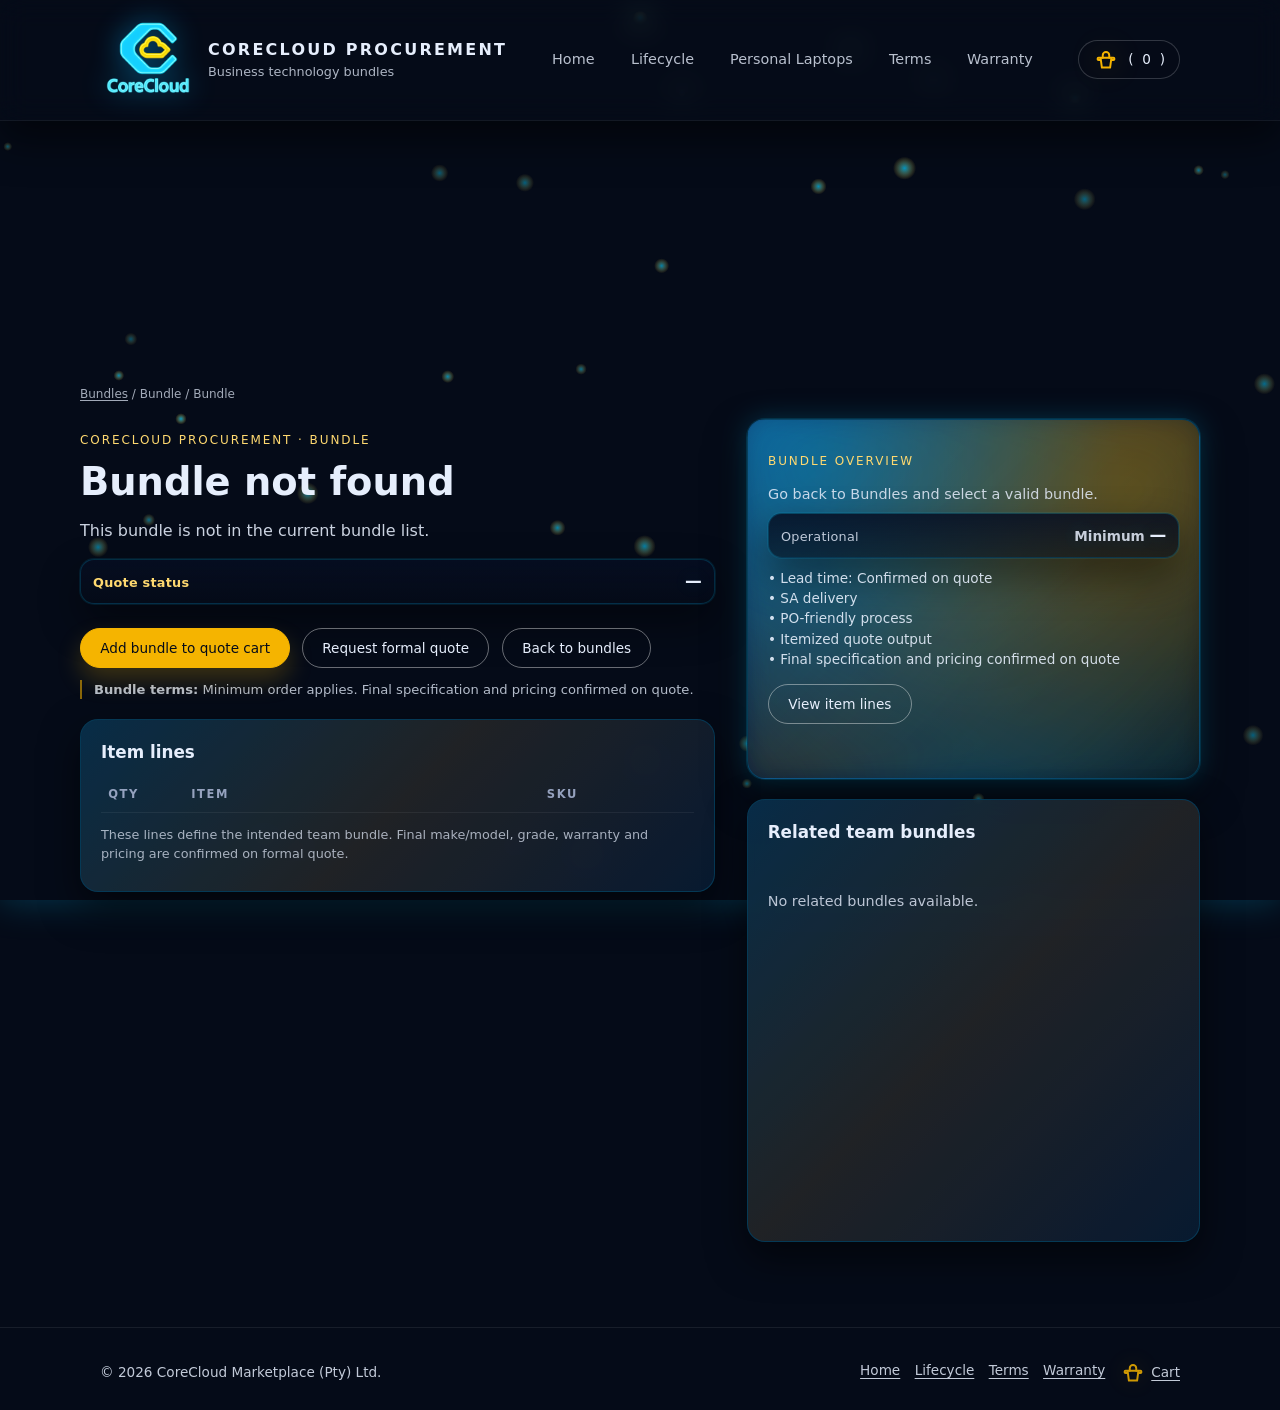
<file: bundle.html>
<!DOCTYPE html>
<html lang="en">
<head>
  <meta charset="UTF-8" />
  <meta name="viewport" content="width=device-width,initial-scale=1" />

  <title>Bundle — CoreCloud Procurement</title>
  <meta name="description" content="Business technology bundle details — CoreCloud Procurement. Quote-first procurement, SA delivery, role-based bundle lines." />

  <link rel="preload" href="assets/css/marketplace.css" as="style" />
  <link rel="stylesheet" href="assets/css/marketplace.css" />
  <link rel="preload" href="assets/images/corecloud-neon-logo.png" as="image" />
  <link rel="icon" href="assets/images/corecloud-neon-logo.png" />
  <link rel="prefetch" href="assets/data/bundles.by_promotion.json" as="fetch" crossorigin="anonymous" />
  <script defer src="assets/js/auth.js"></script>

  <link rel="canonical" href="https://www.corecloud-marketplace.com/bundle.html" />
  <meta name="robots" content="index, follow" />
  <meta name="theme-color" content="#050b18" />

  <style>
    /* =======================
       BASE (match HOME exactly)
       ======================= */
    html, body{ margin:0; padding:0; min-height:100%; }
    body{
      font-family: system-ui, -apple-system, BlinkMacSystemFont, "Segoe UI", sans-serif;
      background:#050b18;
      color:#e6eefc;
      line-height:1.5;
      position:relative;
      overflow-x:hidden;
    }
    a{ color:inherit; text-decoration:none; }
    .ccm-shell{ width:100%; max-width:1120px; margin:0 auto; padding:0 1.25rem; }
    .ccm-main{ padding-top:135px; } /* keep identical to HOME */

    .ccm-header{
      position:fixed; top:0; left:0; right:0; z-index:20;
      backdrop-filter:blur(14px);
      background:rgba(5,11,24,0.94);
      border-bottom:1px solid rgba(255,255,255,0.06);
      box-shadow:0 18px 40px rgba(0,0,0,0.55);
    }
    .ccm-header-inner{
      display:flex; align-items:center; justify-content:space-between;
      height:120px; column-gap:1.5rem;
    }
    .ccm-brand{ display:flex; align-items:center; gap:.75rem; }
    .ccm-logo{ height:96px; filter:drop-shadow(0 0 14px rgba(0,180,255,0.45)); }
    .ccm-brand-text{ display:flex; flex-direction:column; }
    .ccm-brand-title{ font-weight:600; font-size:1rem; }
    .ccm-brand-tagline{ font-size:.8rem; color:rgba(230,238,252,0.75); }

    .ccm-nav{ display:flex; align-items:center; gap:.75rem; }
    .ccm-nav-link{
      padding:.4rem .75rem; border-radius:999px; font-size:.9rem; opacity:.8;
      transition:background .16s ease, opacity .16s ease, transform .08s ease, box-shadow .16s ease;
    }
    .ccm-nav-link:hover{ opacity:1; background:rgba(255,255,255,0.06); transform:translateY(-1px); }
    .ccm-nav-link.is-active{ background:#f5b400; color:#050b18; opacity:1; box-shadow:0 0 0 1px rgba(245,180,0,.45), 0 14px 30px rgba(245,180,0,.22); }

    .ccm-actions{ display:flex; align-items:center; gap:.75rem; }

    /* Header basket (match index/cart changes) */
    .ccm-cart-link{
      font-size:.85rem; padding:.35rem .9rem; border-radius:999px;
      border:1px solid rgba(255,255,255,0.18);
      background:rgba(5,11,24,0.8);
      display:inline-flex; align-items:center; gap:.55rem;
    }
    .ccm-cart-ico{
      width:26px; height:26px; display:inline-block;
      color:#f5b400;
      filter:drop-shadow(0 0 14px rgba(245,180,0,0.28));
    }

    .ccm-burger{
      display:none; background:none; border:1px solid rgba(255,255,255,.4);
      color:#e6eefc; padding:.35rem .7rem; border-radius:999px;
      font-size:.8rem; cursor:pointer;
    }
    .ccm-burger span{ display:block; width:16px; height:1.6px; background:#e6eefc; margin:3px 0; }

    .badge{ font-size:.75rem; text-transform:uppercase; letter-spacing:.16em; color:#ffd970; margin-bottom:.75rem; }
    h1{ font-size:2.4rem; line-height:1.1; margin:0 0 1rem; }
    .subtitle{ font-size:1rem; max-width:36rem; color:rgba(230,238,252,0.88); }

    .ccm-btn{
      display:inline-flex; align-items:center; justify-content:center;
      padding:.55rem 1.2rem; border-radius:999px;
      border:1px solid transparent; font-size:.85rem; cursor:pointer;
      transition:background .16s ease, border-color .16s ease, transform .08s ease, box-shadow .16s ease;
      white-space:nowrap;
    }
    .ccm-btn.primary{ background:#f5b400; color:#050b18; border-color:#f5b400; box-shadow:0 12px 24px rgba(245,180,0,.22); }
    .ccm-btn.primary:hover{ transform:translateY(-1px); box-shadow:0 18px 34px rgba(245,180,0,.26); }
    .ccm-btn.ghost{ background:transparent; border-color:rgba(255,255,255,0.4); }
    .ccm-btn.ghost:hover{ background:rgba(255,255,255,0.06); box-shadow:0 0 0 1px rgba(0,198,255,.22), 0 16px 34px rgba(0,198,255,.12); }
    .ccm-btn.small{ padding:.35rem .8rem; font-size:.8rem; }

    .product-card{
      border-radius:18px;
      padding:1rem 1rem 1.05rem;
      background:rgba(9,18,40,0.88);
      border:1px solid rgba(0,198,255,0.38);
      box-shadow:
        0 16px 38px rgba(0,0,0,0.55),
        0 0 0 1px rgba(255,255,255,0.04) inset,
        0 0 22px rgba(0,198,255,0.18);
      backdrop-filter:blur(14px);
      position:relative;
      overflow:hidden;
    }
    .product-card:before{
      content:"";
      position:absolute; inset:-1px;
      border-radius:18px;
      pointer-events:none;
      background:linear-gradient(135deg, rgba(0,198,255,0.22), rgba(245,180,0,0.14), rgba(0,198,255,0.08));
      opacity:.9;
      mix-blend-mode:screen;
      filter:blur(.0px);
    }
    .product-card > *{ position:relative; z-index:1; }
    .product-card:hover{
      transform:translateY(-2px);
      border-color:rgba(0,198,255,.28);
      box-shadow:0 0 0 1px rgba(0,198,255,.16), 0 24px 54px rgba(0,0,0,.62);
    }
    .p-sub{ font-size:.85rem; color:rgba(230,238,252,0.8); margin:.25rem 0; }
    .p-meta{ font-size:.8rem; color:rgba(230,238,252,0.7); margin-bottom:.5rem; }
    .p-actions{ display:flex; gap:.5rem; margin-top:.35rem; flex-wrap:wrap; }
    .empty{ font-size:.9rem; color:rgba(230,238,252,0.8); padding:1rem 0; }

    /* Make related/featured titles yellow (match index change) */
    .product-card h3{ color:#ffd970; }

    .hero-card{
      border-radius:18px; padding:1.25rem;
      background:radial-gradient(circle at top left, rgba(21,52,105,0.96), rgba(5,11,24,0.94));
      border:1px solid rgba(0,198,255,0.25);
      box-shadow:
        0 0 0 1px rgba(0,198,255,.14),
        0 0 26px rgba(0,198,255,.22),
        0 18px 40px rgba(0,0,0,0.6);
      backdrop-filter:blur(16px);
      position:relative;
      overflow:hidden;
    }
    .hero-card::after{
      content:"";
      position:absolute; inset:-2px;
      border-radius:20px;
      background:linear-gradient(135deg, rgba(0,198,255,.35), rgba(245,180,0,.25), rgba(0,198,255,.18));
      filter:blur(12px);
      opacity:.55;
      z-index:-1;
      pointer-events:none;
    }
    /* Highlight underglow (match HOME) */
    .hero-card::before{
      content:"";
      position:absolute;
      inset:-40px;
      background:radial-gradient(circle at 20% 20%, rgba(0,198,255,0.32), transparent 55%),
                 radial-gradient(circle at 80% 25%, rgba(245,180,0,0.30), transparent 60%),
                 radial-gradient(circle at 50% 100%, rgba(0,198,255,0.18), transparent 55%);
      filter:blur(18px);
      opacity:.9;
      pointer-events:none;
    }
    .hero-card > *{ position:relative; z-index:1; }

    .hc-tag{ font-size:.75rem; text-transform:uppercase; letter-spacing:.16em; color:#ffd970; margin-bottom:.75rem; }
    .hc-sub{ font-size:.9rem; color:rgba(230,238,252,0.86); }
    .hc-specs{ list-style:none; padding:0; margin:.6rem 0 0; font-size:.85rem; color:rgba(230,238,252,0.9); }

    .price-row{
      display:flex; align-items:baseline; justify-content:space-between;
      gap:.75rem; flex-wrap:wrap;
      margin:.45rem 0 .55rem;
      padding:.55rem .75rem;
      border-radius:14px;
      background:linear-gradient(180deg, rgba(6,14,34,.86), rgba(5,11,24,.62));
      border:1px solid rgba(0,198,255,.18);
      box-shadow:0 0 0 1px rgba(0,198,255,.10), 0 18px 40px rgba(0,0,0,.45);
    }
    .price-label{ font-size:.8rem; opacity:.82; letter-spacing:.02em; }
    .price{
      display:inline-flex; align-items:baseline; gap:.3rem;
      font-weight:700;
      white-space:nowrap; /* keep "R" and value on same line */
      text-shadow:0 0 18px rgba(0,198,255,.22);
    }
    .price .cur{ font-size:.85rem; opacity:.9; }
    .price .amt{ font-size:1.05rem; }

    /* Make Quote status bold yellow */
    .price-label.vat{
      color:#ffd970;
      font-weight:800;
      opacity:1;
    }

    .terms-note{
      margin-top:.75rem;
      font-size:.82rem;
      color:rgba(230,238,252,0.78);
      border-left:2px solid rgba(245,180,0,.55);
      padding-left:.75rem;
    }

    .ccm-footer{
      border-top:1px solid rgba(255,255,255,0.08);
      background:#050712;
      padding:2rem 0 1.5rem;
      margin-top:2.5rem;
    }

    #bgParticles{
      position:fixed; inset:0; width:100vw; height:100vh;
      z-index:0; pointer-events:none; filter:drop-shadow(0 0 18px rgba(0,198,255,.25));
    }
    body.has-particles .ccm-header,
    body.has-particles .ccm-main,
    body.has-particles .ccm-footer{ position:relative; z-index:1; background:transparent; }

    /* =======================
       TEAM BUNDLE BANNER (same as HOME)
       ======================= */
    .firesale-banner{
      position:fixed;
      top:120px; left:0; right:0;
      z-index:19;
      border-bottom:1px solid rgba(255,255,255,0.08);
      background:linear-gradient(90deg, rgba(245,180,0,0.16), rgba(0,198,255,0.14), rgba(245,180,0,0.16));
      backdrop-filter:blur(14px);
      box-shadow:0 18px 40px rgba(0,0,0,0.55);
      min-height:75px;
    }
    .firesale-inner{
      width:100%; max-width:1120px; margin:0 auto; padding:1.3rem 1.25rem;
      display:flex; align-items:center; justify-content:space-between; gap:1rem; flex-wrap:wrap;
    }
    .fs-left{ display:flex; align-items:center; gap:.75rem; flex-wrap:wrap; }
    .fs-badge{
      display:inline-flex; align-items:center; gap:.45rem;
      padding:.25rem .7rem;
      border-radius:999px;
      font-size:.72rem;
      font-weight:700;
      text-transform:uppercase;
      letter-spacing:.14em;
      color:#050b18;
      background:linear-gradient(135deg,#f5b400,#ffd970);
      box-shadow:0 10px 22px rgba(245,180,0,0.28), 0 0 18px rgba(245,180,0,0.35);
    }
    .fs-text{ font-size:.85rem; color:rgba(230,238,252,0.92); }
    .fs-text strong{ color:#ffd970; }
    .fs-cta{ display:flex; gap:.5rem; align-items:center; }
    .fs-mini{ font-size:.78rem; padding:.38rem .85rem; }

    /* =======================
       BUNDLE PAGE LAYOUT (built from HOME components)
       ======================= */
    .pd-page{ padding:2.6rem 0 2.8rem; }
    .crumbs{
      font-size:.75rem; color:rgba(230,238,252,0.7);
      margin-bottom:1rem;
    }
    .crumbs a{ text-decoration:underline; text-underline-offset:2px; }

    .pd-top{
      display:flex;
      gap:2rem;
      align-items:flex-start;
    }
    .pd-left{ flex:1.4; }
    .pd-right{ flex:1; }

    .pd-block{
      border-radius:18px;
      padding:1.25rem;
      background:rgba(9,18,40,0.88);
      border:1px solid rgba(0,198,255,0.22);
      box-shadow:0 16px 38px rgba(0,0,0,0.55);
      backdrop-filter:blur(14px);
      position:relative;
      overflow:hidden;
      margin-top:1.25rem;
    }
    .pd-block:before{
      content:"";
      position:absolute; inset:-1px;
      border-radius:18px;
      pointer-events:none;
      background:linear-gradient(135deg, rgba(0,198,255,0.18), rgba(245,180,0,0.12), rgba(0,198,255,0.06));
      opacity:.85;
      mix-blend-mode:screen;
    }
    .pd-block > *{ position:relative; z-index:1; }
    .pd-block h3{ margin:0 0 .75rem; font-size:1.05rem; }

    .spec-table{ width:100%; border-collapse:collapse; font-size:.85rem; }
    .spec-table th, .spec-table td{
      text-align:left;
      padding:.55rem .45rem;
      border-bottom:1px solid rgba(255,255,255,0.06);
      vertical-align:top;
    }
    .spec-table th{
      font-size:.72rem;
      letter-spacing:.14em;
      text-transform:uppercase;
      color:rgba(156,169,198,0.95);
      font-weight:700;
    }
    .spec-table td:first-child{
      width:14%;
      font-weight:700;
      color:rgba(188,216,255,0.96);
    }

    .related-grid{
      display:grid;
      gap:1.25rem;
      grid-template-columns:repeat(auto-fit,minmax(260px,1fr));
      margin-top:1rem;
    }

    /* On bundle page, give content breathing room under fixed banner (HOME keeps main at 175px). */
    .pd-page{ padding-top: calc(2.6rem + 75px); } /* banner min-height */

    @media (max-width:880px){
      .pd-top{ flex-direction:column; }
    }
    @media (max-width:720px){
      .firesale-banner{ top:0; position:sticky; }
      .firesale-inner{ padding:.65rem 1.1rem; }
      .fs-text{ font-size:.82rem; }

      .ccm-header-inner{ height:auto; padding:.75rem 0; }
      .ccm-logo{ height:72px; }
      .ccm-burger{ display:inline-flex; }
      .ccm-nav{ display:none; flex-direction:column; align-items:flex-start; margin-top:.75rem; width:100%; }
      .ccm-nav.open{
        display:flex;
        background:radial-gradient(circle at top, rgba(11,22,52,0.98), rgba(5,11,24,0.98));
        padding:.75rem .9rem;
        border-radius:18px;
        border:1px solid rgba(255,255,255,0.08);
        box-shadow:0 18px 40px rgba(0,0,0,0.8);
      }
      .ccm-main{ padding-top:135px; }
      .pd-page{ padding-top:2.6rem; } /* sticky banner does not overlay */
    }
  </style>
</head>

<body class="has-particles">
  <canvas id="bgParticles" aria-hidden="true"></canvas>

  <!-- HEADER (same as HOME) -->
  <header class="ccm-header">
    <div class="ccm-shell ccm-header-inner">
      <a href="index.html" class="ccm-brand">
        <img src="assets/images/corecloud-neon-logo.png" alt="CoreCloud Procurement" class="ccm-logo" width="256" height="256" decoding="async" />
        <div class="ccm-brand-text">
          <span class="ccm-brand-title">CoreCloud Procurement</span>
          <span class="ccm-brand-tagline">Business technology bundles</span>
        </div>
      </a>

      <nav class="ccm-nav" aria-label="Main navigation">
        <a href="index.html" class="ccm-nav-link">Home</a>
        <a href="lifecycle.html" class="ccm-nav-link">Lifecycle</a>
        <a href="employee-purchase.html" class="ccm-nav-link">Personal Laptops</a>
        <a href="terms.html" class="ccm-nav-link">Terms</a>
        <a href="warranty.html" class="ccm-nav-link">Warranty</a>
      </nav>

      <div class="ccm-actions">
        <!-- Cart -> Basket icon (match index/cart changes) -->
        <a href="cart.html" class="ccm-cart-link" aria-label="Basket">
          <svg class="ccm-cart-ico" viewBox="0 0 24 24" fill="none" aria-hidden="true">
            <path d="M7 10h10l-1.2 9H8.2L7 10Z" stroke="currentColor" stroke-width="1.8" stroke-linejoin="round"/>
            <path d="M9 10V7.6A3 3 0 0 1 12 4.6a3 3 0 0 1 3 3V10" stroke="currentColor" stroke-width="1.8" stroke-linecap="round"/>
            <path d="M6.4 10H5.2c-.6 0-1 .4-1 1v0c0 .6.4 1 1 1H6.6" stroke="currentColor" stroke-width="1.8" stroke-linecap="round"/>
            <path d="M17.4 10h1.4c.6 0 1 .4 1 1v0c0 .6-.4 1-1 1H17.2" stroke="currentColor" stroke-width="1.8" stroke-linecap="round"/>
          </svg>
          (<span id="ccmCartCount">0</span>)
        </a>
        <button class="ccm-burger" id="menuToggle" aria-label="Toggle navigation" aria-expanded="false">
          <span></span><span></span><span></span>
        </button>
      </div>
    </div>
  </header>
  </div>

  <main class="ccm-main">
    <section class="ccm-shell pd-page" id="top">
      <p class="crumbs">
        <a href="index.html#featured">Bundles</a> /
        <span id="crumbPromo">Bundle</span> /
        <span id="crumbBundle">Bundle</span>
      </p>

      <div class="pd-top">
        <!-- LEFT -->
        <div class="pd-left">
          <p class="badge" id="badgeLine">CoreCloud Procurement · Bundle</p>
          <h1 id="bundleTitle">Loading…</h1>
          <p class="subtitle" id="bundleMeta">Pulling bundle details…</p>

          <div class="price-row" aria-label="Bundle total price">
            <span class="price-label vat">Quote status</span>
            <span class="price"><span class="cur"></span><span class="amt" id="bundlePriceAmt">Formal quote</span></span>
          </div>

          <div style="display:flex;flex-wrap:wrap;gap:.75rem;margin:1.5rem 0 .75rem;">
            <button class="ccm-btn primary" id="addToCartBtn">Add bundle to quote cart</button>
            <a href="cart.html?quote=1" class="ccm-btn ghost">Request formal quote</a>
            <a href="index.html#featured" class="ccm-btn ghost">Back to bundles</a>
          </div>

          <div class="terms-note">
            <strong>Bundle terms:</strong> Minimum order applies. Final specification and pricing confirmed on quote.
          </div>

          <div class="pd-block" id="itemsBlock">
            <h3>Item lines</h3>
            <table class="spec-table" id="itemsTable">
              <thead>
                <tr>
                  <th style="width:14%;">Qty</th>
                  <th>Item</th>
                  <th style="width:26%;">SKU</th>
                </tr>
              </thead>
              <tbody></tbody>
            </table>
            <p class="p-meta" style="margin-top:.7rem;">
              These lines define the intended team bundle. Final make/model, grade, warranty and pricing are confirmed on formal quote.
            </p>
          </div>
        </div>

        <!-- RIGHT -->
        <div class="pd-right">
          <div class="hero-card">
            <p class="hc-tag">Bundle overview</p>
            <p class="hc-sub" id="overviewLine">Loading summary…</p>

            <div class="price-row" aria-label="Stock and lead time">
              <span class="price-label">Operational</span>
              <span class="price">
                <span class="cur" style="opacity:.85;">Minimum</span>
                <span class="amt" id="stockText">—</span>
              </span>
            </div>

            <ul class="hc-specs" id="overviewList">
              <li id="liLead">• Lead time: Confirmed on quote</li>
              <li>• SA delivery</li>
              <li>• PO-friendly process</li>
              <li>• Itemized quote output</li>
              <li>• Final specification and pricing confirmed on quote</li>
            </ul>

            <a href="#itemsBlock" class="ccm-btn ghost" style="margin-top:.9rem;display:inline-flex;">View item lines</a>
          </div>

          <div class="pd-block">
            <h3>Related team bundles</h3>
            <div class="related-grid" id="relatedGrid" aria-live="polite"></div>
          </div>
        </div>
      </div>
    </section>
  </main>

 <!-- FOOTER -->
  <footer class="ccm-footer">
    <div class="ccm-shell" style="font-size:.85rem;opacity:.85;display:flex;flex-wrap:wrap;gap:1rem;align-items:center;justify-content:space-between;">
      <div>© <span id="year"></span> CoreCloud Marketplace (Pty) Ltd.</div>
      <div style="display:flex;gap:.9rem;flex-wrap:wrap;">
        <a href="index.html" style="text-decoration:underline;text-underline-offset:3px;">Home</a>
        <a href="lifecycle.html" style="text-decoration:underline;text-underline-offset:3px;">Lifecycle</a>
        <a href="terms.html" style="text-decoration:underline;text-underline-offset:3px;">Terms</a>
        <a href="warranty.html" style="text-decoration:underline;text-underline-offset:3px;">Warranty</a>
        <!-- Footer cart -> Basket icon yellow (match index/cart changes) -->
        <a href="cart.html" style="text-decoration:underline;text-underline-offset:3px;display:inline-flex;align-items:center;gap:.35rem;">
          <svg class="ccm-cart-ico" viewBox="0 0 24 24" fill="none" aria-hidden="true">
            <path d="M7 10h10l-1.2 9H8.2L7 10Z" stroke="currentColor" stroke-width="1.8" stroke-linejoin="round"/>
            <path d="M9 10V7.6A3 3 0 0 1 12 4.6a3 3 0 0 1 3 3V10" stroke="currentColor" stroke-width="1.8" stroke-linecap="round"/>
            <path d="M6.4 10H5.2c-.6 0-1 .4-1 1v0c0 .6.4 1 1 1H6.6" stroke="currentColor" stroke-width="1.8" stroke-linecap="round"/>
            <path d="M17.4 10h1.4c.6 0 1 .4 1 1v0c0 .6-.4 1-1 1H17.2" stroke="currentColor" stroke-width="1.8" stroke-linecap="round"/>
          </svg>
          Cart
        </a>
      </div>
    </div>
  </footer>

  <script>
    // Year
    document.getElementById('year').textContent = new Date().getFullYear();

    // Mobile nav toggle (same as HOME)
    (function(){
      const toggle = document.getElementById('menuToggle');
      const nav = document.querySelector('.ccm-nav');
      if(!toggle || !nav) return;
      toggle.addEventListener('click', () => {
        const open = nav.classList.toggle('open');
        toggle.setAttribute('aria-expanded', String(open));
      });
    })();

    // Cart helpers
    function getCart(){
      try{ return JSON.parse(localStorage.getItem('ccm-cart') || '[]'); }
      catch(e){ return []; }
    }
    function setCart(c){ localStorage.setItem('ccm-cart', JSON.stringify(c)); }
    function updateCartCount(){
      const c = getCart();
      const span = document.getElementById('ccmCartCount');
      if(span) span.textContent = String(c.length);
    }
    updateCartCount();

    // Helpers
    function safe(s){ return String(s || '').trim(); }
    function formatZAR(n){
      const v = Number(n);
      if(!isFinite(v)) return '—';
      return v.toLocaleString('en-ZA', { minimumFractionDigits: 2, maximumFractionDigits: 2 });
    }

    const params = new URLSearchParams(location.search);
    const bundleName = params.get('bundle') ? decodeURIComponent(params.get('bundle')) : '';

    let ALL = [];
    let CURRENT = null;

    function renderNotFound(){
      document.title = 'Bundle not found — CoreCloud Procurement';
      document.getElementById('badgeLine').textContent = 'CoreCloud Procurement · Bundle';
      document.getElementById('bundleTitle').textContent = 'Bundle not found';
      document.getElementById('bundleMeta').textContent = 'This bundle is not in the current bundle list.';
      document.getElementById('bundlePriceAmt').textContent = '—';
      document.getElementById('overviewLine').textContent = 'Go back to Bundles and select a valid bundle.';
      document.getElementById('stockText').textContent = '—';
      document.getElementById('liLead').textContent = '• Lead time: Confirmed on quote';
      document.querySelector('#itemsTable tbody').innerHTML = '';
      document.getElementById('relatedGrid').innerHTML = '<p class="empty">No related bundles available.</p>';
      const addBtn = document.getElementById('addToCartBtn');
      if(addBtn) addBtn.disabled = true;
      document.getElementById('crumbPromo').textContent = 'Bundle';
      document.getElementById('crumbBundle').textContent = 'Bundle';
    }

    function renderRelated(){
      const grid = document.getElementById('relatedGrid');
      const samePromo = ALL
        .filter(x => String(x.promotion_id) === String(CURRENT.promotion_id) && safe(x.bundle) !== safe(CURRENT.bundle))
        .slice(0, 6);

      if(!samePromo.length){
        grid.innerHTML = '<p class="empty">No related bundles are available right now.</p>';
        return;
      }

      grid.innerHTML = samePromo.map(b => {
        const items = Array.isArray(b.items) ? b.items : [];
        const units = items.reduce((acc,i)=>acc + (Number(i.qty)||0), 0);
        return `
          <article class="product-card">
            <p class="p-meta">${safe(b.category) || 'Team Bundle'} · Minimum ${Number(b.minimum_units||units)||units} users</p>
            <h3 style="margin:.25rem 0 .45rem;">${safe(b.bundle) || `BUNDLE ${safe(b.promotion_id)}`}</h3>

            <div class="price-row" aria-label="Bundle total price">
              <span class="price-label vat">Quote status</span>
              <span class="price"><span class="cur"></span><span class="amt">Formal quote</span></span>
            </div>

            <p class="p-sub"><strong>Outcome:</strong> ${safe(b.outcome) || 'Curated team technology bundle.'}</p><p class="p-sub">Bundle lines: ${items.length} · Included units: ${units}</p>
            <div class="p-actions">
              <a class="ccm-btn small ghost" href="bundle.html?bundle=${encodeURIComponent(safe(b.bundle))}">Details</a>
              <button class="ccm-btn small primary" data-add="${encodeURIComponent(safe(b.bundle))}">Add</button>
            </div>
            <p class="p-meta" style="margin-top:.6rem;">Lead time: ${safe(b.lead_time)||'Confirmed on quote'}</p>
            <p class="p-meta" style="margin-top:.2rem;">Minimum order applies. Final specification and pricing confirmed on quote.</p>
          </article>
        `;
      }).join('');

      grid.querySelectorAll('button[data-add]').forEach(btn=>{
        btn.addEventListener('click', ()=>{
          const name = decodeURIComponent(btn.dataset.add);
          const b = ALL.find(x => safe(x.bundle) === safe(name));
          if(!b) return;

          const items = Array.isArray(b.items) ? b.items : [];
          const units = items.reduce((acc,i)=>acc + (Number(i.qty)||0), 0);

          const cart = getCart();
          cart.push({
            type:'bundle',
            promotion_id: b.promotion_id,
            bundle: safe(b.bundle),
            name: safe(b.bundle),
            qty: 1,
            total_price: b.total_price,
            currency: b.currency || 'ZAR',
            units: units,
            lead_time: safe(b.lead_time),
            bundle_terms: safe(b.bundle_terms) || 'Minimum order applies. Final specification and pricing confirmed on quote.',
            category: safe(b.category),
            minimum_units: Number(b.minimum_units || units),
            outcome: safe(b.outcome),
            items: items
          });
          setCart(cart);
          updateCartCount();
          alert('Business technology bundle added to quote cart');
        });
      });
    }

    function renderBundle(b){
      CURRENT = b;

      const title = safe(b.bundle) || `BUNDLE ${safe(b.promotion_id)}`;
      const promoId = safe(b.promotion_id);
      const items = Array.isArray(b.items) ? b.items : [];
      const lines = items.length;
      const units = items.reduce((acc,i)=>acc + (Number(i.qty)||0), 0);
      const stockBundles = Number(b.stock_bundles || 1);
      const lead = safe(b.lead_time) || 'Confirmed on quote';

      document.title = `${title} — CoreCloud Procurement`;

      // canonical per bundle
      const can = document.querySelector('link[rel="canonical"]');
      if(can) can.href = `${location.origin}${location.pathname}?bundle=${encodeURIComponent(title)}`;

      document.getElementById('crumbPromo').textContent = `BUNDLE ${promoId}`;
      document.getElementById('crumbBundle').textContent = title;

      document.getElementById('badgeLine').textContent = `CoreCloud verified · ${safe(b.category) || 'Business technology bundle'}`;
      document.getElementById('bundleTitle').textContent = title;

      document.getElementById('bundleMeta').textContent =
        `${safe(b.category) || 'Team Bundle'} · Minimum ${Number(b.minimum_units||units)||units} users · ${lines} lines · ${units} included units · Lead: ${lead}`;

      document.querySelector('#bundlePriceAmt').previousElementSibling.textContent = ''; document.getElementById('bundlePriceAmt').textContent = 'Formal quote';
      document.getElementById('overviewLine').textContent =
        `${safe(b.outcome) || 'Quote-first team procurement'} · ${lines} bundle lines · ${units} included units · Minimum ${Number(b.minimum_units||units)||units} users.`;

      document.getElementById('stockText').textContent = String(Number(b.minimum_units||units)||units) + ' users';
      document.getElementById('liLead').textContent = `• Lead time: ${lead}`;

      // items table
      const tbody = document.querySelector('#itemsTable tbody');
      tbody.innerHTML = items.map(i => {
        const qty = Number(i.qty) || 0;
        const name = safe(i.name) || 'Item';
        const sku = safe(i.sku) || '-';
        return `<tr><td>${qty}</td><td>${name}</td><td>${sku}</td></tr>`;
      }).join('');

      // add to cart
      document.getElementById('addToCartBtn').onclick = () => {
        const cart = getCart();
        cart.push({
          type:'bundle',
          promotion_id: b.promotion_id,
          bundle: safe(b.bundle),
          name: safe(b.bundle),
          qty: 1,
          total_price: b.total_price,
          currency: b.currency || 'ZAR',
          units: units,
          lead_time: lead,
          bundle_terms: safe(b.bundle_terms) || 'Minimum order applies. Final specification and pricing confirmed on quote.',
          category: safe(b.category),
          minimum_units: Number(b.minimum_units || units),
          outcome: safe(b.outcome),
          items: items
        });
        setCart(cart);
        updateCartCount();
        alert('Business technology bundle added to quote cart');
      };

      renderRelated();
    }

    async function load(){
      try{
        const res = await fetch('assets/data/bundles.by_promotion.json', { cache:'force-cache' });
        const data = await res.json();
        ALL = Array.isArray(data) ? data : [];

        if(!ALL.length){ renderNotFound(); return; }

        const found = ALL.find(x => safe(x.bundle) === safe(bundleName)) || null;
        if(!found){ renderNotFound(); return; }

        renderBundle(found);
      }catch(e){
        renderNotFound();
      }
    }

    // Particles (same as HOME)
    (function(){
      const c = document.getElementById('bgParticles');
      if(!c) return;
      const ctx = c.getContext('2d');
      let w, h, dpr = window.devicePixelRatio || 1;

      function resize(){
        const bw = window.innerWidth, bh = window.innerHeight;
        c.style.width = bw+'px'; c.style.height = bh+'px';
        c.width = Math.floor(bw*dpr); c.height = Math.floor(bh*dpr);
        ctx.setTransform(dpr,0,0,dpr,0,0);
        w=bw; h=bh;
      }
      resize(); window.addEventListener('resize', resize);

      const COUNT = 46;
      const parts = Array.from({length:COUNT}).map(() => ({
        x: Math.random()*w, y: Math.random()*h,
        r: 1.2 + Math.random()*2.4,
        vx: -0.22 + Math.random()*0.44,
        vy: -0.22 + Math.random()*0.44,
        o: 0.22 + Math.random()*0.42
      }));

      function tick(){
        ctx.clearRect(0,0,w,h);
        for(const p of parts){
          p.x += p.vx; p.y += p.vy;
          if(p.x < -20) p.x = w+10;
          if(p.x > w+20) p.x = -10;
          if(p.y < -20) p.y = h+10;
          if(p.y > h+20) p.y = -10;

          const grad = ctx.createRadialGradient(p.x,p.y,0,p.x,p.y,p.r*4);
          grad.addColorStop(0, `rgba(0,198,255,${p.o+0.15})`);
          grad.addColorStop(0.8, `rgba(255,210,63,0)`);
          ctx.fillStyle = grad;
          ctx.beginPath();
          ctx.arc(p.x,p.y,p.r*4,0,Math.PI*2);
          ctx.fill();
        }
        requestAnimationFrame(tick);
      }
      tick();
    })();

    load();
  </script>
</body>
</html>
</file>
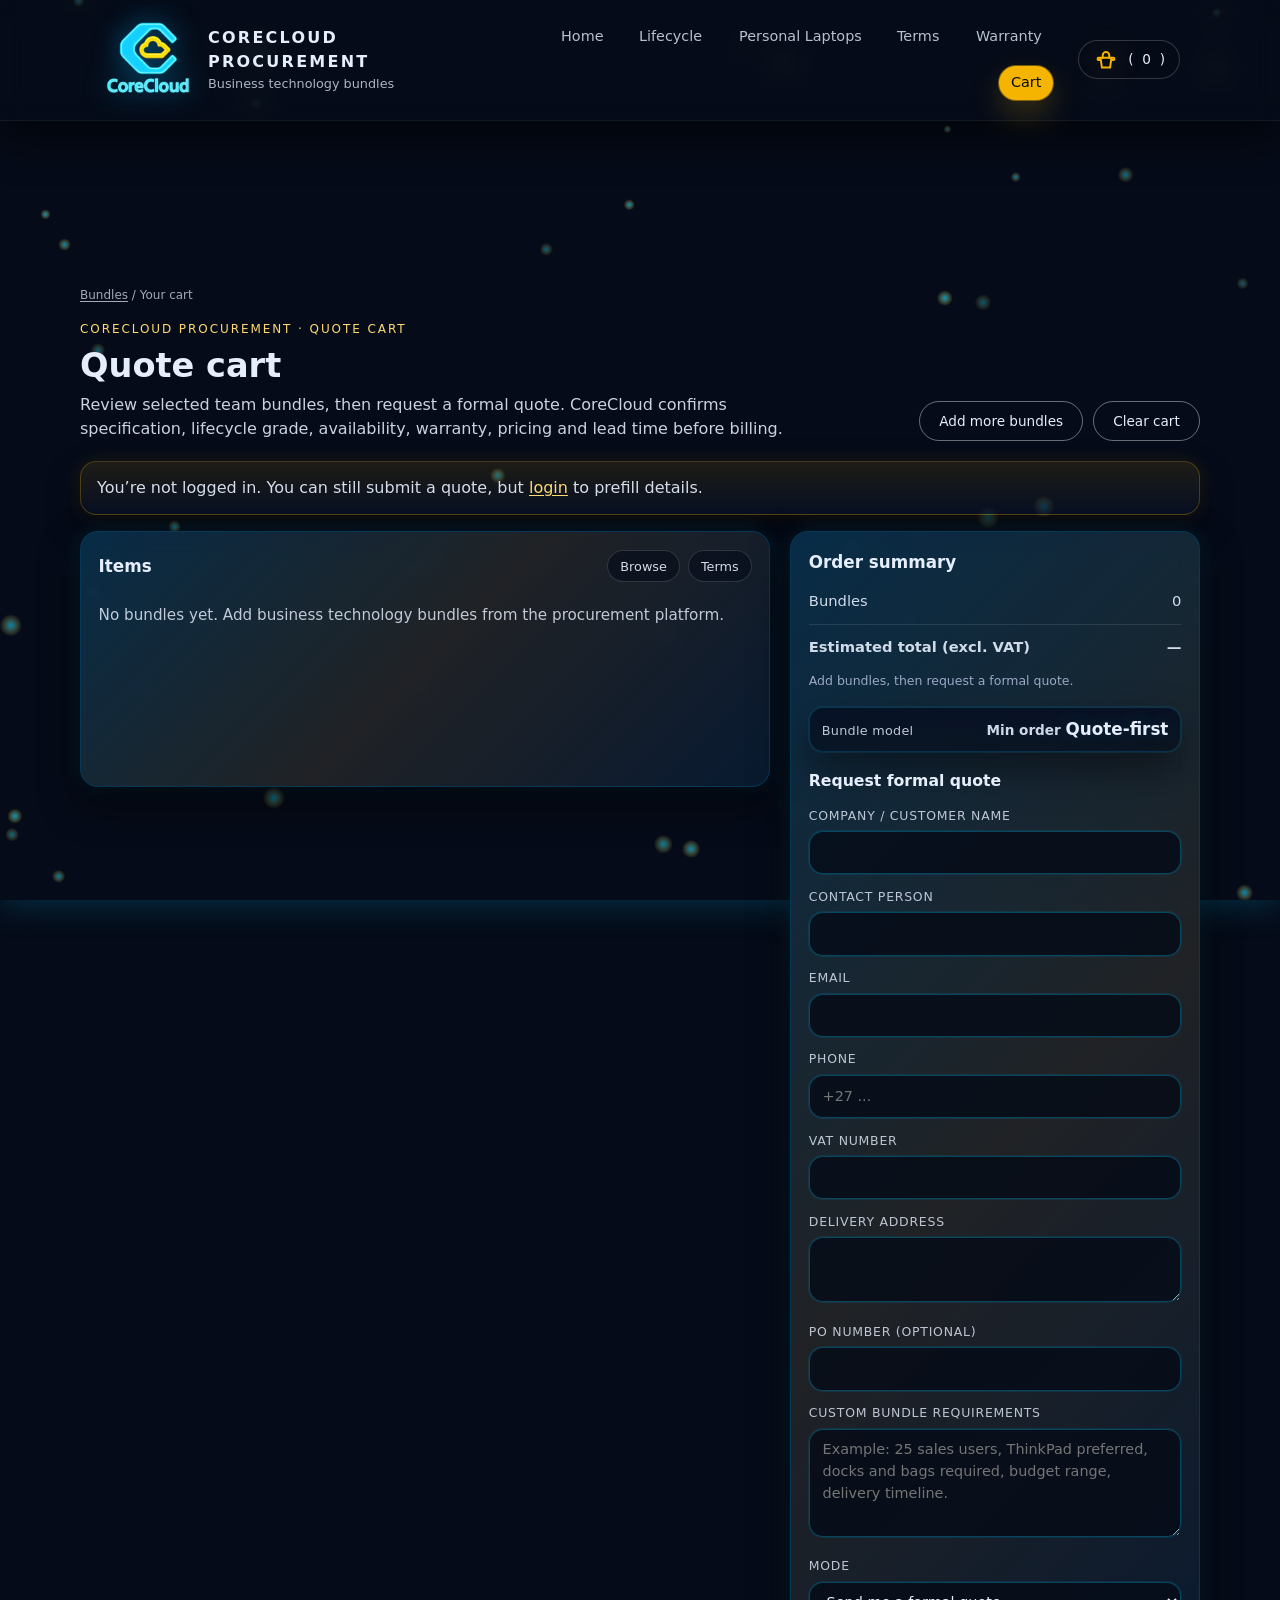
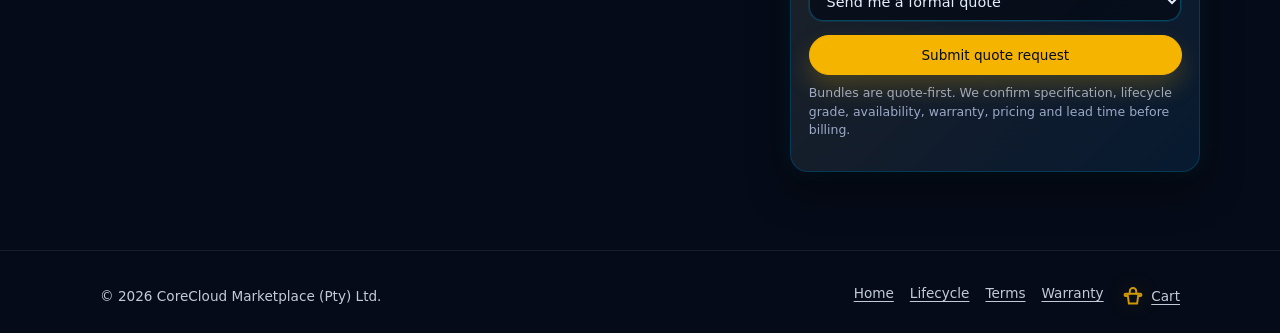
<file: cart.html>
<!DOCTYPE html>
<html lang="en">
<head>
  <meta charset="UTF-8" />
  <meta name="viewport" content="width=device-width,initial-scale=1" />

  <title>Quote Cart — CoreCloud Procurement</title>
  <meta name="description" content="Quote cart — CoreCloud Procurement. Business technology bundles are quote-first with minimum-order deployment packages." />

  <link rel="preload" href="assets/css/marketplace.css" as="style" />
  <link rel="stylesheet" href="assets/css/marketplace.css" />
  <link rel="preload" href="assets/images/corecloud-neon-logo.png" as="image" />
  <link rel="icon" href="assets/images/corecloud-neon-logo.png" />
  <script defer src="assets/js/auth.js"></script>

  <meta name="theme-color" content="#050b18" />
  <link rel="canonical" href="https://www.corecloud-marketplace.com/cart.html" />

  <style>
    /* =======================
       MATCH HOME/BUNDLE BASE
       ======================= */
    html, body{ margin:0; padding:0; min-height:100%; }
    body{
      font-family: system-ui, -apple-system, BlinkMacSystemFont, "Segoe UI", sans-serif;
      background:#050b18;
      color:#e6eefc;
      line-height:1.5;
      position:relative;
      overflow-x:hidden;
    }
    a{ color:inherit; text-decoration:none; }
    .ccm-shell{ width:100%; max-width:1120px; margin:0 auto; padding:0 1.25rem; }
    .ccm-main{ padding-top:135px; }

    .ccm-header{
      position:fixed; top:0; left:0; right:0; z-index:20;
      backdrop-filter:blur(14px);
      background:rgba(5,11,24,0.94);
      border-bottom:1px solid rgba(255,255,255,0.06);
      box-shadow:0 18px 40px rgba(0,0,0,0.55);
    }
    .ccm-header-inner{
      display:flex; align-items:center; justify-content:space-between;
      height:120px; column-gap:1.5rem;
    }
    .ccm-brand{ display:flex; align-items:center; gap:.75rem; }
    .ccm-logo{ height:96px; filter:drop-shadow(0 0 14px rgba(0,180,255,0.45)); }
    .ccm-brand-text{ display:flex; flex-direction:column; }
    .ccm-brand-title{ font-weight:600; font-size:1rem; }
    .ccm-brand-tagline{ font-size:.8rem; color:rgba(230,238,252,0.75); }

    .ccm-nav{ display:flex; align-items:center; gap:.75rem; }
    .ccm-nav-link{
      padding:.4rem .75rem; border-radius:999px; font-size:.9rem; opacity:.8;
      transition:background .16s ease, opacity .16s ease, transform .08s ease, box-shadow .16s ease;
    }
    .ccm-nav-link:hover{ opacity:1; background:rgba(255,255,255,0.06); transform:translateY(-1px); }
    .ccm-nav-link.is-active{
      background:#f5b400; color:#050b18; opacity:1;
      box-shadow:0 0 0 1px rgba(245,180,0,.45), 0 14px 30px rgba(245,180,0,.22);
    }

    .ccm-actions{ display:flex; align-items:center; gap:.75rem; }

    /* Header basket (match index changes) */
    .ccm-cart-link{
      font-size:.85rem; padding:.35rem .9rem; border-radius:999px;
      border:1px solid rgba(255,255,255,0.18);
      background:rgba(5,11,24,0.8);
      display:inline-flex; align-items:center; gap:.55rem;
    }
    .ccm-cart-ico{
      width:26px; height:26px; display:inline-block;
      color:#f5b400;
      filter:drop-shadow(0 0 14px rgba(245,180,0,0.28));
    }

    .ccm-burger{
      display:none; background:none; border:1px solid rgba(255,255,255,.4);
      color:#e6eefc; padding:.35rem .7rem; border-radius:999px;
      font-size:.8rem; cursor:pointer;
    }
    .ccm-burger span{ display:block; width:16px; height:1.6px; background:#e6eefc; margin:3px 0; }

    .ccm-btn{
      display:inline-flex; align-items:center; justify-content:center;
      padding:.55rem 1.2rem; border-radius:999px;
      border:1px solid transparent; font-size:.85rem; cursor:pointer;
      transition:background .16s ease, border-color .16s ease, transform .08s ease, box-shadow .16s ease;
      white-space:nowrap;
    }
    .ccm-btn.primary{ background:#f5b400; color:#050b18; border-color:#f5b400; box-shadow:0 12px 24px rgba(245,180,0,.22); }
    .ccm-btn.primary:hover{ transform:translateY(-1px); box-shadow:0 18px 34px rgba(245,180,0,.26); }
    .ccm-btn.ghost{ background:transparent; border-color:rgba(255,255,255,0.4); }
    .ccm-btn.ghost:hover{ background:rgba(255,255,255,0.06); box-shadow:0 0 0 1px rgba(0,198,255,.22), 0 16px 34px rgba(0,198,255,.12); }
    .ccm-btn.small{ padding:.35rem .8rem; font-size:.8rem; }

    /* =======================
       TEAM BUNDLES BANNER (HOME)
       ======================= */
    .firesale-banner{
      position:fixed;
      top:120px; left:0; right:0;
      z-index:19;
      border-bottom:1px solid rgba(255,255,255,0.08);
      background:linear-gradient(90deg, rgba(245,180,0,0.16), rgba(0,198,255,0.14), rgba(245,180,0,0.16));
      backdrop-filter:blur(14px);
      box-shadow:0 18px 40px rgba(0,0,0,0.55);
      min-height:75px;
    }
    .firesale-inner{
      width:100%; max-width:1120px; margin:0 auto; padding:1.3rem 1.25rem;
      display:flex; align-items:center; justify-content:space-between; gap:1rem; flex-wrap:wrap;
    }
    .fs-left{ display:flex; align-items:center; gap:.75rem; flex-wrap:wrap; }
    .fs-badge{
      display:inline-flex; align-items:center; gap:.45rem;
      padding:.25rem .7rem;
      border-radius:999px;
      font-size:.72rem;
      font-weight:700;
      text-transform:uppercase;
      letter-spacing:.14em;
      color:#050b18;
      background:linear-gradient(135deg,#f5b400,#ffd970);
      box-shadow:0 10px 22px rgba(245,180,0,0.28), 0 0 18px rgba(245,180,0,0.35);
    }
    .fs-text{ font-size:.85rem; color:rgba(230,238,252,0.92); }
    .fs-text strong{ color:#ffd970; }
    .fs-cta{ display:flex; gap:.5rem; align-items:center; }
    .fs-mini{ font-size:.78rem; padding:.38rem .85rem; }

    /* =======================
       CART PAGE UI (UPGRADED)
       ======================= */
    .cart-page{
      padding:1rem 0 2.4rem;
      padding-top: calc(1rem + 2px);
    }
    .crumbs{
      font-size:.75rem; color:rgba(230,238,252,0.7);
      margin-bottom:1rem;
    }
    .crumbs a{ text-decoration:underline; text-underline-offset:2px; }
    .cart-head{
      display:flex; align-items:flex-end; justify-content:space-between;
      gap:1rem; flex-wrap:wrap;
      margin-bottom:1.25rem;
    }
    .badge{
      font-size:.75rem; text-transform:uppercase; letter-spacing:.16em;
      color:#ffd970; margin:0 0 .6rem;
    }
    h1{ font-size:2.1rem; line-height:1.1; margin:0 0 .5rem; }
    .subtitle{ font-size:1rem; max-width:44rem; color:rgba(230,238,252,0.88); margin:0; }

    .cart-grid{
      display:grid;
      grid-template-columns: 1.6fr .95fr;
      gap:1.25rem;
      align-items:start;
    }
    @media (max-width: 980px){ .cart-grid{ grid-template-columns:1fr; } }

    .panel{
      border-radius:18px;
      padding:1.1rem 1.1rem 1.15rem;
      background:rgba(9,18,40,0.88);
      border:1px solid rgba(0,198,255,0.22);
      box-shadow:0 16px 38px rgba(0,0,0,0.55), 0 0 22px rgba(0,198,255,0.12);
      backdrop-filter:blur(14px);
      position:relative;
      overflow:hidden;
    }
    .panel:before{
      content:"";
      position:absolute; inset:-1px;
      border-radius:18px;
      pointer-events:none;
      background:linear-gradient(135deg, rgba(0,198,255,0.18), rgba(245,180,0,0.12), rgba(0,198,255,0.06));
      opacity:.85;
      mix-blend-mode:screen;
    }
    .panel > *{ position:relative; z-index:1; }

    .login-gate{
      margin:0 0 1rem 0;
      border-radius:16px;
      padding:.9rem 1rem;
      background:linear-gradient(180deg, rgba(245,180,0,0.10), rgba(9,18,40,0.70));
      border:1px solid rgba(245,180,0,0.25);
      box-shadow:0 14px 34px rgba(0,0,0,0.45), 0 0 18px rgba(245,180,0,0.12);
      color:rgba(230,238,252,0.92);
    }
    .login-gate a{ text-decoration:underline; text-underline-offset:2px; color:#ffd970; }

    .cart-items-top{
      display:flex; align-items:center; justify-content:space-between;
      gap:1rem; flex-wrap:wrap;
      margin-bottom:.35rem;
    }
    .cart-items-top h2{ margin:0; font-size:1.05rem; }
    .mini-actions{ display:flex; gap:.5rem; flex-wrap:wrap; }
    .mini-link{
      font-size:.8rem;
      padding:.35rem .75rem;
      border-radius:999px;
      border:1px solid rgba(255,255,255,0.16);
      background:rgba(5,11,24,0.65);
      opacity:.9;
    }
    .mini-link:hover{ opacity:1; box-shadow:0 0 0 1px rgba(0,198,255,.18), 0 16px 34px rgba(0,0,0,.5); }

    .cart-list{ margin-top:.6rem; }
    .cart-item{
      display:grid;
      grid-template-columns: 1fr auto;
      gap:1rem;
      padding:1rem 0;
      border-bottom:1px solid rgba(255,255,255,0.08);
    }
    .cart-item:last-child{ border-bottom:none; }

    .item-title{ margin:.05rem 0 .35rem; font-size:1.05rem; }
    .item-meta{
      font-size:.8rem;
      color:rgba(230,238,252,0.75);
      margin:.15rem 0;
    }
    .item-meta strong{ color:#ffd970; font-weight:700; }
    .item-link{
      display:inline-block;
      margin-top:.45rem;
      font-size:.8rem;
      text-decoration:underline;
      text-underline-offset:2px;
      opacity:.9;
    }

    .rightbox{ text-align:right; }
    .qty-wrap{
      display:flex; align-items:center; justify-content:flex-end;
      gap:.45rem;
    }
    .qty-label{ font-size:.72rem; letter-spacing:.12em; text-transform:uppercase; opacity:.65; }
    .qty-input{
      width:78px;
      border-radius:999px;
      border:1px solid rgba(0,198,255,.55);
      padding:.42rem .7rem;
      font-size:.85rem;
      background:rgba(5,11,24,0.85);
      color:#e6eefc;
      outline:none;
      box-shadow:0 0 0 1px rgba(0,198,255,.10);
      text-align:center;
    }
    .qty-input:focus{
      box-shadow:0 0 0 1px rgba(0,198,255,.28), 0 0 22px rgba(0,198,255,.10);
    }

    .pill-note{
      display:inline-flex;
      align-items:center;
      gap:.4rem;
      margin-top:.55rem;
      padding:.28rem .65rem;
      border-radius:999px;
      font-size:.75rem;
      border:1px solid rgba(255,255,255,0.12);
      background:rgba(255,255,255,0.04);
      opacity:.92;
    }
    .pill-note b{ color:#ffd970; }

    .remove-btn{
      margin-top:.55rem;
      display:inline-flex;
      justify-content:center;
      padding:.28rem .65rem;
      border-radius:999px;
      border:1px solid rgba(255,88,88,.28);
      background:rgba(255,88,88,.08);
      color:rgba(255,140,140,.95);
      font-size:.75rem;
      cursor:pointer;
    }
    .remove-btn:hover{
      box-shadow:0 0 0 1px rgba(255,88,88,.22), 0 14px 30px rgba(0,0,0,.45);
      transform:translateY(-1px);
    }

    .price-row{
      display:flex; align-items:baseline; justify-content:space-between;
      gap:.75rem; flex-wrap:wrap;
      margin:.45rem 0 .55rem;
      padding:.55rem .75rem;
      border-radius:14px;
      background:linear-gradient(180deg, rgba(6,14,34,.86), rgba(5,11,24,.62));
      border:1px solid rgba(0,198,255,.18);
      box-shadow:0 0 0 1px rgba(0,198,255,.10), 0 18px 40px rgba(0,0,0,.45);
    }
    .price-label{ font-size:.8rem; opacity:.82; letter-spacing:.02em; }
    .price{
      display:inline-flex; align-items:baseline; gap:.3rem;
      font-weight:700;
      white-space:nowrap;
      text-shadow:0 0 18px rgba(0,198,255,.22);
    }
    .price .cur{ font-size:.85rem; opacity:.9; }
    .price .amt{ font-size:1.05rem; }

    .summary-line{ display:flex; justify-content:space-between; padding:.35rem 0; font-size:.92rem; color:rgba(230,238,252,0.9); }
    .summary-line.total{
      font-weight:800;
      border-top:1px solid rgba(255,255,255,0.10);
      margin-top:.45rem;
      padding-top:.65rem;
    }
    .hint{ font-size:.78rem; color:rgba(156,169,198,1); margin-top:.55rem; }

    .checkout-form label{ display:block; font-size:.78rem; letter-spacing:.06em; text-transform:uppercase; opacity:.8; margin:.85rem 0 .35rem; }
    .checkout-form input,
    .checkout-form textarea,
    .checkout-form select{
      width:100%;
      border-radius:14px;
      border:1px solid rgba(0,198,255,.30);
      padding:.62rem .8rem;
      font-size:.9rem;
      background:rgba(5,11,24,0.82);
      color:#e6eefc;
      outline:none;
      box-shadow:0 0 0 1px rgba(0,198,255,.10);
    }
    .checkout-form input:focus,
    .checkout-form textarea:focus,
    .checkout-form select:focus{
      box-shadow:0 0 0 1px rgba(0,198,255,.28), 0 0 26px rgba(0,198,255,.10);
    }
    .checkout-form textarea{ resize:vertical; }

    .empty{
      font-size:.95rem;
      color:rgba(230,238,252,0.82);
      padding:.4rem 0 .2rem;
    }

    .ccm-footer{
      border-top:1px solid rgba(255,255,255,0.08);
      background:#050712;
      padding:2rem 0 1.5rem;
      margin-top:2.5rem;
    }

    /* =======================
       FLOATING BASKET (NEW)
       ======================= */
    .float-basket{
      position:fixed;
      right:18px;
      bottom:18px;
      z-index:50;
      display:none; /* shown via JS when cart has items */
    }
    .float-basket a{
      display:flex;
      align-items:center;
      gap:.6rem;
      border-radius:999px;
      padding:.62rem .85rem;
      background:rgba(9,18,40,0.92);
      border:1px solid rgba(0,198,255,0.42);
      box-shadow:0 18px 40px rgba(0,0,0,0.55), 0 0 22px rgba(0,198,255,0.14);
      backdrop-filter:blur(14px);
      transition:transform .10s ease, box-shadow .16s ease, border-color .16s ease, background .16s ease, opacity .16s ease;
      opacity:.96;
    }
    .float-basket a:hover{
      transform:translateY(-2px);
      border-color:rgba(0,198,255,0.65);
      box-shadow:0 22px 50px rgba(0,0,0,0.62), 0 0 26px rgba(0,198,255,0.18);
      opacity:1;
    }
    .fb-icon{
      width:34px; height:34px;
      border-radius:999px;
      display:grid; place-items:center;
      background:linear-gradient(135deg, rgba(0,198,255,0.18), rgba(245,180,0,0.14));
      border:1px solid rgba(255,255,255,0.10);
      box-shadow:0 0 18px rgba(0,198,255,0.14);
    }
    .fb-icon svg{ width:18px; height:18px; }
    .fb-text{ display:flex; flex-direction:column; line-height:1.05; }
    .fb-title{ font-size:.78rem; opacity:.9; }
    .fb-sub{ font-size:.72rem; color:rgba(230,238,252,0.78); }
    .fb-count{
      margin-left:.35rem;
      min-width:28px;
      height:28px;
      padding:0 .55rem;
      border-radius:999px;
      display:inline-flex; align-items:center; justify-content:center;
      background:linear-gradient(135deg,#f5b400,#ffd970);
      color:#050b18;
      font-weight:900;
      font-size:.78rem;
      box-shadow:0 12px 24px rgba(245,180,0,.22);
    }
    @media (max-width:720px){
      .float-basket{ right:14px; bottom:14px; }
      .float-basket a{ padding:.58rem .78rem; }
      .fb-text{ display:none; } /* keep compact on mobile */
    }

    /* Particles */
    #bgParticles{
      position:fixed; inset:0; width:100vw; height:100vh; z-index:0;
      pointer-events:none; filter:drop-shadow(0 0 18px rgba(0,198,255,.25));
    }
    body.has-particles .ccm-header,
    body.has-particles .ccm-main,
    body.has-particles .ccm-footer{ position:relative; z-index:1; background:transparent; }

    @media (max-width:720px){
      .firesale-banner{ top:0; position:sticky; }
      .firesale-inner{ padding:.65rem 1.1rem; }
      .fs-text{ font-size:.82rem; }

      .ccm-header-inner{ height:auto; padding:.75rem 0; }
      .ccm-logo{ height:72px; }
      .ccm-burger{ display:inline-flex; }
      .ccm-nav{ display:none; flex-direction:column; align-items:flex-start; margin-top:.75rem; width:100%; }
      .ccm-nav.open{
        display:flex;
        background:radial-gradient(circle at top, rgba(11,22,52,0.98), rgba(5,11,24,0.98));
        padding:.75rem .9rem;
        border-radius:18px;
        border:1px solid rgba(255,255,255,0.08);
        box-shadow:0 18px 40px rgba(0,0,0,0.8);
      }
      .ccm-main{ padding-top:135px; }
      .cart-page{ padding-top:2.6rem; }
      .qty-input{ width:72px; }
    }
  </style>
</head>

<body class="has-particles" id="top">
  <canvas id="bgParticles" aria-hidden="true"></canvas>

  <!-- HEADER -->
  <header class="ccm-header">
    <div class="ccm-shell ccm-header-inner">
      <a href="index.html" class="ccm-brand">
        <img src="assets/images/corecloud-neon-logo.png" alt="CoreCloud Procurement" class="ccm-logo" width="256" height="256" decoding="async" />
        <div class="ccm-brand-text">
          <span class="ccm-brand-title">CoreCloud Procurement</span>
          <span class="ccm-brand-tagline">Business technology bundles</span>
        </div>
      </a>

      <nav class="ccm-nav" aria-label="Main navigation">
        <a href="index.html" class="ccm-nav-link">Home</a>
        <a href="lifecycle.html" class="ccm-nav-link">Lifecycle</a>
        <a href="employee-purchase.html" class="ccm-nav-link">Personal Laptops</a>
        <a href="terms.html" class="ccm-nav-link">Terms</a>
        <a href="warranty.html" class="ccm-nav-link">Warranty</a>
        <a href="cart.html" class="ccm-nav-link is-active" aria-current="page">Cart</a>
      </nav>

      <div class="ccm-actions">
        <!-- Cart -> Basket icon (match index changes) -->
        <a href="cart.html" class="ccm-cart-link" aria-label="Basket">
          <svg class="ccm-cart-ico" viewBox="0 0 24 24" fill="none" aria-hidden="true">
            <path d="M7 10h10l-1.2 9H8.2L7 10Z" stroke="currentColor" stroke-width="1.8" stroke-linejoin="round"/>
            <path d="M9 10V7.6A3 3 0 0 1 12 4.6a3 3 0 0 1 3 3V10" stroke="currentColor" stroke-width="1.8" stroke-linecap="round"/>
            <path d="M6.4 10H5.2c-.6 0-1 .4-1 1v0c0 .6.4 1 1 1H6.6" stroke="currentColor" stroke-width="1.8" stroke-linecap="round"/>
            <path d="M17.4 10h1.4c.6 0 1 .4 1 1v0c0 .6-.4 1-1 1H17.2" stroke="currentColor" stroke-width="1.8" stroke-linecap="round"/>
          </svg>
          (<span id="ccmCartCount">0</span>)
        </a>
        <button class="ccm-burger" id="menuToggle" aria-label="Toggle navigation" aria-expanded="false">
          <span></span><span></span><span></span>
        </button>
      </div>
    </div>
  </header>
  </div>

  <!-- FLOATING BASKET (visible on page, especially useful if you add it to other pages too) -->
  <div class="float-basket" id="floatBasket" aria-live="polite">
    <a href="cart.html" aria-label="Open cart">
      <span class="fb-icon" aria-hidden="true">
        <!-- simple basket icon -->
        <svg viewBox="0 0 24 24" fill="none" xmlns="http://www.w3.org/2000/svg">
          <path d="M6.5 10.5L4.5 6.5" stroke="currentColor" stroke-width="1.8" stroke-linecap="round"/>
          <path d="M17.5 10.5L19.5 6.5" stroke="currentColor" stroke-width="1.8" stroke-linecap="round"/>
          <path d="M3.8 10.5H20.2L19 20H5L3.8 10.5Z" stroke="currentColor" stroke-width="1.8" stroke-linejoin="round"/>
          <path d="M9 10.5V8.8C9 7.25 10.25 6 11.8 6H12.2C13.75 6 15 7.25 15 8.8V10.5" stroke="currentColor" stroke-width="1.8" stroke-linecap="round"/>
        </svg>
      </span>
      <span class="fb-text">
        <span class="fb-title">Quote cart</span>
        <span class="fb-sub"><span id="fbCountText">0</span> bundles</span>
      </span>
      <span class="fb-count" id="fbCount">0</span>
    </a>
  </div>

  <main class="ccm-main">
    <section class="ccm-shell cart-page">
      <p class="crumbs">
        <a href="index.html#featured">Bundles</a> / <span>Your cart</span>
      </p>

      <div class="cart-head">
        <div>
          <p class="badge">CoreCloud Procurement · Quote cart</p>
          <h1>Quote cart</h1>
          <!-- add VAT note to match index requirement -->
          <p class="subtitle">Review selected team bundles, then request a formal quote. CoreCloud confirms specification, lifecycle grade, availability, warranty, pricing and lead time before billing.</p>
        </div>
        <div style="display:flex; gap:.6rem; flex-wrap:wrap;">
          <a href="index.html#featured" class="ccm-btn ghost">Add more bundles</a>
          <button class="ccm-btn ghost" id="clearCartBtn" type="button">Clear cart</button>
        </div>
      </div>

      <div id="loginGate" class="login-gate" style="display:none;">
        You’re not logged in. You can still submit a quote, but <a href="login.html?from=cart">login</a> to prefill details.
      </div>

      <div class="cart-grid">
        <!-- LEFT: Items -->
        <div class="panel">
          <div class="cart-items-top">
            <h2>Items</h2>
            <div class="mini-actions">
              <a class="mini-link" href="index.html#featured">Browse</a>
              <a class="mini-link" href="terms.html">Terms</a>
            </div>
          </div>

          <div class="cart-list" id="cartItems"></div>
        </div>

        <!-- RIGHT: Summary + Form -->
        <div class="panel">
          <h2 style="margin:0 0 .55rem; font-size:1.05rem;">Order summary</h2>
          <div id="summary"></div>

          <div class="price-row" aria-label="Bundle model">
            <span class="price-label">Bundle model</span>
            <span class="price"><span class="cur">Min order</span><span class="amt">Quote-first</span></span>
          </div>

          <h3 style="font-size:.98rem;margin:1.1rem 0 .6rem;">Request formal quote</h3>

          <form class="checkout-form" id="checkoutForm" action="https://formsubmit.co/sales@corecloudza.com" method="POST">
            <input type="hidden" name="_subject" id="formSubject" value="[Procurement] Quote Request" />
            <input type="hidden" name="_template" value="table" />
            <input type="hidden" name="_captcha" value="true" />
            <input type="hidden" name="_next" value="https://www.corecloud-marketplace.com/thank-you.html" />
            <input type="hidden" name="_cc" value="mark@corecloudza.com" />
            <input type="text" name="_honey" style="display:none" tabindex="-1" autocomplete="off" />

            <input type="hidden" name="source" value="CoreCloud Procurement" />
            <input type="hidden" name="submission_type" id="submission_type" value="Bundle quote request" />
            <input type="hidden" name="submission_date" id="submission_date" />
            <input type="hidden" name="page_url" id="page_url" />
            <input type="hidden" name="bundle_summary" id="bundle_summary" />
            <input type="hidden" name="deployment_summary" id="deployment_summary" />

            <label>Company / Customer name</label>
            <input type="text" id="company" name="company" required />

            <label>Contact person</label>
            <input type="text" id="contact" name="contact" required />

            <label>Email</label>
            <input type="email" id="email" name="email" required />

            <label>Phone</label>
            <input type="tel" id="phone" name="phone" placeholder="+27 ..." required />

            <label>VAT Number</label>
            <input type="text" id="vat" name="vat" />

            <label>Delivery address</label>
            <textarea id="address" name="address" rows="2" required></textarea>

            <label>PO number (optional)</label>
            <input type="text" id="po" name="po" />

            <label>Custom bundle requirements</label>
            <textarea id="custom_requirements" name="custom_requirements" rows="4" placeholder="Example: 25 sales users, ThinkPad preferred, docks and bags required, budget range, delivery timeline."></textarea>

            <label>Mode</label>
            <select id="mode" name="mode">
              <option value="invoice">Send me an invoice</option>
              <option value="quote" selected>Send me a formal quote</option>
            </select>

            <input type="hidden" name="cart_contents" id="cart_contents" />
            <input type="hidden" name="user_profile_json" id="user_profile_json" />

            <button type="submit" class="ccm-btn primary" style="width:100%;margin-top:.85rem;">Submit quote request</button>
            <p class="hint">Bundles are quote-first. We confirm specification, lifecycle grade, availability, warranty, pricing and lead time before billing.</p>
          </form>
        </div>
      </div>
    </section>
  </main>

  <!-- FOOTER -->
  <footer class="ccm-footer">
    <div class="ccm-shell" style="font-size:.85rem;opacity:.85;display:flex;flex-wrap:wrap;gap:1rem;align-items:center;justify-content:space-between;">
      <div>© <span id="year"></span> CoreCloud Marketplace (Pty) Ltd.</div>
      <div style="display:flex;gap:1rem;flex-wrap:wrap;">
        <a href="index.html" style="text-decoration:underline;text-underline-offset:3px;">Home</a>
        <a href="lifecycle.html" style="text-decoration:underline;text-underline-offset:3px;">Lifecycle</a>
        <a href="terms.html" style="text-decoration:underline;text-underline-offset:3px;">Terms</a>
        <a href="warranty.html" style="text-decoration:underline;text-underline-offset:3px;">Warranty</a>
        <!-- Footer cart -> Basket icon yellow (match index changes) -->
        <a href="cart.html" style="text-decoration:underline;text-underline-offset:3px;display:inline-flex;align-items:center;gap:.35rem;">
          <svg class="ccm-cart-ico" viewBox="0 0 24 24" fill="none" aria-hidden="true">
            <path d="M7 10h10l-1.2 9H8.2L7 10Z" stroke="currentColor" stroke-width="1.8" stroke-linejoin="round"/>
            <path d="M9 10V7.6A3 3 0 0 1 12 4.6a3 3 0 0 1 3 3V10" stroke="currentColor" stroke-width="1.8" stroke-linecap="round"/>
            <path d="M6.4 10H5.2c-.6 0-1 .4-1 1v0c0 .6.4 1 1 1H6.6" stroke="currentColor" stroke-width="1.8" stroke-linecap="round"/>
            <path d="M17.4 10h1.4c.6 0 1 .4 1 1v0c0 .6-.4 1-1 1H17.2" stroke="currentColor" stroke-width="1.8" stroke-linecap="round"/>
          </svg>
          Cart
        </a>
      </div>
    </div>
  </footer>

  <script>
    // Year
    document.getElementById('year').textContent = new Date().getFullYear();

    // Mobile nav toggle (consistent)
    (function(){
      const toggle = document.getElementById('menuToggle');
      const nav = document.querySelector('.ccm-nav');
      if(!toggle || !nav) return;
      toggle.addEventListener('click', () => {
        const open = nav.classList.toggle('open');
        toggle.setAttribute('aria-expanded', String(open));
      });
    })();

    // Cart helpers
    function getCart(){
      try{
        const raw = localStorage.getItem('ccm-cart');
        if(!raw) return [];
        const parsed = JSON.parse(raw);
        return Array.isArray(parsed) ? parsed : [];
      }catch(e){
        return [];
      }
    }
    function setCart(c){ localStorage.setItem('ccm-cart', JSON.stringify(c)); }

    function syncCartBadges(){
      const c = getCart();
      const count = c.length;

      // Header count
      const headSpan = document.getElementById('ccmCartCount');
      if(headSpan) headSpan.textContent = String(count);

      // Floating basket
      const fb = document.getElementById('floatBasket');
      const fbCount = document.getElementById('fbCount');
      const fbCountText = document.getElementById('fbCountText');

      if(fbCount) fbCount.textContent = String(count);
      if(fbCountText) fbCountText.textContent = String(count);

      // show/hide
      if(fb){
        fb.style.display = count > 0 ? 'block' : 'none';
      }
    }

    // Clear cart
    document.getElementById('clearCartBtn').addEventListener('click', ()=>{
      if(!confirm('Clear all items from cart?')) return;
      setCart([]);
      renderCart();
      syncCartBadges();
    });

    // login gate + prefill
    const gate = document.getElementById('loginGate');
    function enforceLogin(){
      const user = (window.CCMAuth && CCMAuth.getUser && CCMAuth.getUser()) || null;
      if(!user || !user.email){
        gate.style.display = 'block';
      } else {
        gate.style.display = 'none';
        const f = (id, val)=>{ const el = document.getElementById(id); if(el && val && !el.value) el.value = val; };
        f('email', user.email);
        f('phone', user.phone);
        f('company', user.company);
        f('contact', [user.first_name, user.last_name].filter(Boolean).join(' '));
        f('vat', user.vat);
        f('address', user.delivery);
        const up = document.getElementById('user_profile_json');
        if(up) up.value = JSON.stringify(user);
      }
    }

    // Pricing / display helpers
    function safe(s){ return String(s || '').trim(); }
    function formatZAR(n){
      const v = Number(n);
      if(!isFinite(v)) return null;
      return v.toLocaleString('en-ZA', { minimumFractionDigits: 2, maximumFractionDigits: 2 });
    }
    function computeCartTotals(cart){
      let total = 0;
      let hasAnyPrice = false;

      for(const it of cart){
        const qty = Number(it.qty) > 0 ? Number(it.qty) : 1;
        const price = (it && it.total_price != null) ? Number(it.total_price) : NaN;
        if(isFinite(price)){
          total += price * qty;
          hasAnyPrice = true;
        }
      }
      return { hasAnyPrice, total };
    }

    function renderCart(){
      const cart = getCart();
      const box = document.getElementById('cartItems');
      const sum = document.getElementById('summary');

      if(!cart.length){
        box.innerHTML = '<p class="empty">No bundles yet. Add business technology bundles from the procurement platform.</p>';
        sum.innerHTML = `
          <div class="summary-line"><span>Bundles</span><span>0</span></div>
          <div class="summary-line total"><span>Estimated total (excl. VAT)</span><span>—</span></div>
          <p class="hint">Add bundles, then request a formal quote.</p>
        `;
        return;
      }

      const totals = computeCartTotals(cart);
      const totalText = totals.hasAnyPrice ? `R ${formatZAR(totals.total)}` : 'Quote required';

      box.innerHTML = cart.map((item, idx)=>{
        const qty = Number(item.qty) > 0 ? Number(item.qty) : 1;

        if(item.type === 'bundle'){
          const title = item.bundle || item.name || 'Bundle';
          const promoId = item.category || ((item.promotion_id != null) ? `Bundle ${safe(item.promotion_id)}` : '');
          const lead = safe(item.lead_time) || 'Confirmed on quote';
          const units = Number(item.units) || (Array.isArray(item.items) ? item.items.reduce((a,i)=>a+(Number(i.qty)||0),0) : 0);
          const stock = (item.stock_bundles != null) ? Number(item.stock_bundles) : null;

          const unitPrice = 'Formal quote';

          return `
            <div class="cart-item">
              <div>
                <h3 class="item-title">${title}</h3>
                <div class="item-meta">${promoId}${promoId ? ' · ' : ''}<span><strong>Minimum-order team bundle</strong></span></div>
                <div class="item-meta">Lines: ${Array.isArray(item.items)?item.items.length:'—'} · Included units: ${units}${item.minimum_units ? ` · Minimum order: ${item.minimum_units} users` : ''}</div>
                <div class="item-meta">Lead time: ${lead}</div>
                <a class="item-link" href="bundle.html?bundle=${encodeURIComponent(title)}">View bundle</a>
              </div>

              <div class="rightbox">
                <div class="qty-wrap">
                  <span class="qty-label">Qty</span>
                  <input type="number" min="1" value="${qty}" data-idx="${idx}" class="qty-input" />
                </div>

                <div class="pill-note" title="Formal quote required; excludes delivery and VAT until confirmed">
                  <span>Quote status:</span> <b>${unitPrice}</b>
                </div>

                <button class="remove-btn" data-remove="${idx}" type="button">Remove</button>
              </div>
            </div>
          `;
        }

        const name = item.name || 'Item';
        const sku  = item.sku || '-';
        return `
          <div class="cart-item">
            <div>
              <h3 class="item-title">${safe(name)}</h3>
              <div class="item-meta">SKU: ${safe(sku)}</div>
              <div class="item-meta"><strong>Quote required</strong></div>
            </div>
            <div class="rightbox">
              <div class="qty-wrap">
                <span class="qty-label">Qty</span>
                <input type="number" min="1" value="${qty}" data-idx="${idx}" class="qty-input" />
              </div>
              <button class="remove-btn" data-remove="${idx}" type="button">Remove</button>
            </div>
          </div>
        `;
      }).join('');

      const itemCount = cart.reduce((a,it)=>a + (Number(it.qty)>0?Number(it.qty):1), 0);
      const bundlesCount = cart.length;

      sum.innerHTML = `
        <div class="summary-line"><span>Bundles</span><span>${bundlesCount}</span></div>
        <div class="summary-line"><span>Total quantity</span><span>${itemCount}</span></div>
        <div class="summary-line"><span>Delivery</span><span>Quoted</span></div>
        <div class="summary-line total"><span>Estimated total (excl. VAT)</span><span>${totalText}</span></div>
        <p class="hint">Delivery, warranty, availability and lead time confirmed on quote.</p>
      `;

      box.querySelectorAll('.qty-input').forEach(inp=>{
        inp.addEventListener('change', e=>{
          const i = Number(e.target.getAttribute('data-idx'));
          const list = getCart();
          let val = parseInt(e.target.value, 10);
          if(isNaN(val) || val < 1) val = 1;
          list[i].qty = val;
          setCart(list);
          renderCart();
          syncCartBadges();
        });
      });

      box.querySelectorAll('[data-remove]').forEach(btn=>{
        btn.addEventListener('click', e=>{
          const i = Number(e.target.getAttribute('data-remove'));
          const list = getCart();
          list.splice(i,1);
          setCart(list);
          renderCart();
          syncCartBadges();
        });
      });
    }

    // Submit payload
    document.getElementById('checkoutForm').addEventListener('submit', (e)=>{
      const cart = getCart();
      const customReq = (document.getElementById('custom_requirements')?.value || '').trim();
      const isCustomRequest = new URLSearchParams(window.location.search).has('custom') || customReq.length > 0;
      if(!cart.length && !isCustomRequest){
        e.preventDefault();
        alert('Your cart is empty. Add a bundle or complete the custom bundle requirements field.');
        return;
      }

      const lines = cart.length ? cart.map((it)=>{
        const qty = it.qty || 1;
        if(it.type === 'bundle'){
          const title = it.bundle || it.name || 'Bundle';
          const promo = it.category || ((it.promotion_id != null) ? `Bundle ${it.promotion_id}` : 'Bundle');
          const total = 'Formal quote required';
          const items = Array.isArray(it.items) ? it.items : [];
          const itemLines = items.map(x => `   - ${Number(x.qty)||0} × ${x.name||'Item'} (SKU: ${x.sku||'-'})`).join('\n');
          return `${qty} × BUNDLE: ${title} [${promo}] | Quote status: ${total}\n${itemLines}\n   - TERMS: Minimum-order team bundle. Final specification, warranty, pricing and lead time confirmed on quote.`;
        }
        return `${qty} × ${it.name||'Item'} (SKU: ${it.sku||'-'})`;
      }).join('\n\n') : `CUSTOM PROCUREMENT REQUEST ONLY\nRequirements: ${customReq || 'Customer requested a custom bundle consultation.'}`;

      document.getElementById('cart_contents').value = lines;

      const subjectEl = document.getElementById('formSubject');
      const submissionTypeEl = document.getElementById('submission_type');
      const submissionDateEl = document.getElementById('submission_date');
      const pageUrlEl = document.getElementById('page_url');
      const bundleSummaryEl = document.getElementById('bundle_summary');
      const deploymentSummaryEl = document.getElementById('deployment_summary');

      const company = (document.getElementById('company')?.value || '').trim();
      const bundleNames = cart
        .map(it => it.bundle || it.name || '')
        .filter(Boolean);
      const uniqueBundles = [...new Set(bundleNames)];
      const firstBundle = uniqueBundles[0] || '';
      const totalUnits = cart.reduce((sum, it) => sum + (Number(it.minimum_units || 0) * Number(it.qty || 1)), 0);

      if(submissionDateEl) submissionDateEl.value = new Date().toISOString();
      if(pageUrlEl) pageUrlEl.value = window.location.href;
      if(bundleSummaryEl) bundleSummaryEl.value = uniqueBundles.length ? uniqueBundles.join(' | ') : 'Custom procurement request';
      if(deploymentSummaryEl) deploymentSummaryEl.value = totalUnits ? `${totalUnits} estimated users / minimum units selected` : 'Custom quantity to be confirmed';

      if(isCustomRequest && !cart.length){
        if(subjectEl) subjectEl.value = `[Custom Procurement] ${company || 'New request'}`;
        if(submissionTypeEl) submissionTypeEl.value = 'Custom procurement request';
      }else if(uniqueBundles.length === 1){
        if(subjectEl) subjectEl.value = `[Procurement] ${firstBundle}`;
        if(submissionTypeEl) submissionTypeEl.value = 'Bundle quote request';
      }else{
        if(subjectEl) subjectEl.value = `[Procurement] Multiple bundle quote request`;
        if(submissionTypeEl) submissionTypeEl.value = 'Multiple bundle quote request';
      }

      const u = (window.CCMAuth && CCMAuth.getUser && CCMAuth.getUser()) || {};
      document.getElementById('user_profile_json').value = JSON.stringify(u || {});
    });

    // Init
    enforceLogin();
    renderCart();
    syncCartBadges();
    (function(){
      const params = new URLSearchParams(window.location.search);
      if(params.has('custom')){
        const custom = document.getElementById('custom_requirements');
        if(custom){
          custom.focus({ preventScroll: true });
          custom.scrollIntoView({ behavior: 'smooth', block: 'center' });
        }
      }
    })();

    // Particles (same as HOME/BUNDLE)
    (function(){
      const c = document.getElementById('bgParticles');
      if(!c) return;
      const ctx = c.getContext('2d');
      let w, h, dpr = window.devicePixelRatio || 1;

      function resize(){
        const bw = window.innerWidth, bh = window.innerHeight;
        c.style.width = bw+'px'; c.style.height = bh+'px';
        c.width = Math.floor(bw*dpr); c.height = Math.floor(bh*dpr);
        ctx.setTransform(dpr,0,0,dpr,0,0);
        w=bw; h=bh;
      }
      resize(); window.addEventListener('resize', resize);

      const COUNT = 46;
      const parts = Array.from({length:COUNT}).map(() => ({
        x: Math.random()*w, y: Math.random()*h,
        r: 1.2 + Math.random()*2.4,
        vx: -0.22 + Math.random()*0.44,
        vy: -0.22 + Math.random()*0.44,
        o: 0.22 + Math.random()*0.42
      }));

      function tick(){
        ctx.clearRect(0,0,w,h);
        for(const p of parts){
          p.x += p.vx; p.y += p.vy;
          if(p.x < -20) p.x = w+10;
          if(p.x > w+20) p.x = -10;
          if(p.y < -20) p.y = h+10;
          if(p.y > h+20) p.y = -10;

          const grad = ctx.createRadialGradient(p.x,p.y,0,p.x,p.y,p.r*4);
          grad.addColorStop(0, `rgba(0,198,255,${p.o+0.15})`);
          grad.addColorStop(0.8, `rgba(255,210,63,0)`);
          ctx.fillStyle = grad;
          ctx.beginPath();
          ctx.arc(p.x,p.y,p.r*4,0,Math.PI*2);
          ctx.fill();
        }
        requestAnimationFrame(tick);
      }
      tick();
    })();
  </script>
</body>
</html>
</file>
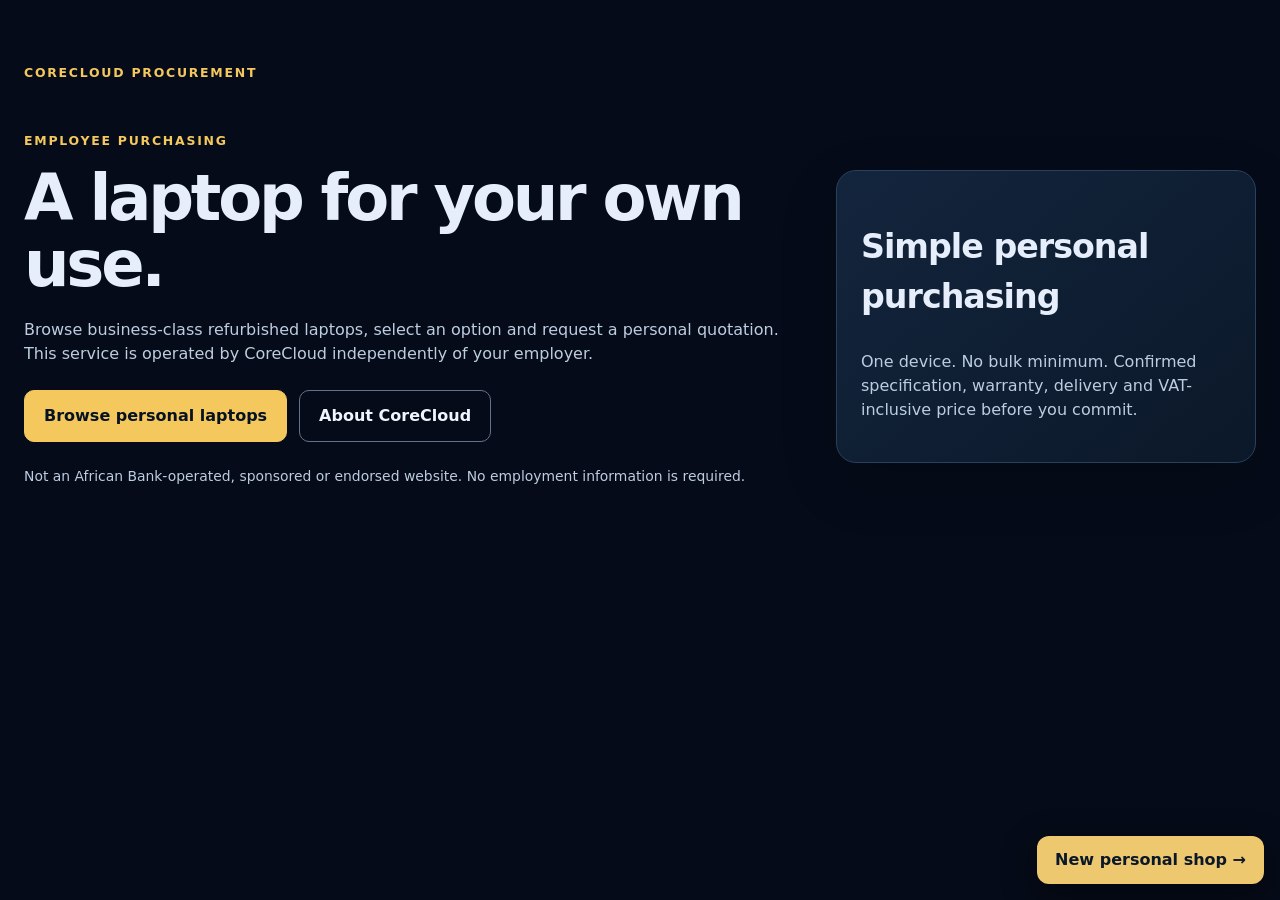
<file: employee-programme.html>
<!doctype html><html lang="en"><head><meta charset="utf-8"><meta name="viewport" content="width=device-width,initial-scale=1"><title>Employee Laptop Purchasing | CoreCloud</title><meta name="description" content="Personal refurbished laptop purchasing for employees referred to CoreCloud."><link rel="stylesheet" href="assets/css/marketplace.css"><style>
.portal{max-width:1440px;margin:auto;padding:0 24px 80px}.portal-hero{display:grid;grid-template-columns:1.3fr .7fr;gap:32px;align-items:center;padding:48px 0}.portal h1{font-size:clamp(2.6rem,5vw,5.2rem);line-height:1.04;letter-spacing:-.05em;margin:14px 0 20px}.portal h2{font-size:clamp(1.5rem,2.6vw,2.4rem);letter-spacing:-.03em}.portal p{color:#bdcde0}.eyebrow{color:#f4c85d;letter-spacing:.14em;font-size:.78rem;font-weight:750;text-transform:uppercase}.portal-panel,.product-card{background:linear-gradient(140deg,#13253d,#0b1829);border:1px solid #2a405c;border-radius:20px;padding:24px}.portal-panel{box-shadow:0 20px 60px #0002}.portal-actions{display:flex;flex-wrap:wrap;gap:12px;margin:24px 0}.portal-btn{display:inline-flex;align-items:center;justify-content:center;gap:8px;border-radius:10px;background:#f4c85d;color:#071323;font-weight:800;border:1px solid #f4c85d;padding:13px 19px;cursor:pointer}.portal-btn.secondary{background:transparent;color:#f0f5ff;border-color:#61748d}.portal-btn:disabled{opacity:.45;cursor:not-allowed}.portal-grid{display:grid;grid-template-columns:repeat(3,minmax(0,1fr));gap:18px}.product-card{display:flex;flex-direction:column;gap:10px}.product-card h3{font-size:1.2rem;margin:0}.product-card p{margin:0}.product-card .portal-btn{margin-top:auto}.device-art{height:140px;border-radius:14px;background:radial-gradient(circle at 50% 80%,#345b83,#0a1626 65%);display:grid;place-items:center}.device-art svg{width:145px;max-width:80%}.specs{display:flex;flex-wrap:wrap;gap:7px}.specs span{border:1px solid #3b536d;padding:5px 9px;border-radius:30px;font-size:.76rem;color:#c6d7e9}.toolbar{display:flex;justify-content:space-between;gap:12px;flex-wrap:wrap;align-items:center;margin:18px 0}.toolbar select,.portal input,.portal select,.portal textarea{background:#081728;color:#fff;border:1px solid #4c627b;border-radius:9px;padding:12px;min-width:0}.portal input,.portal textarea{width:100%}.portal label{display:flex;flex-direction:column;gap:7px;font-weight:600}.portal-form{display:grid;grid-template-columns:1fr 1fr;gap:16px}.full{grid-column:1/-1}.basket-row{display:flex;justify-content:space-between;gap:12px;padding:14px 0;border-bottom:1px solid #2b425d}.small{font-size:.87rem;color:#b5c7db}.portal-footer{border-top:1px solid #29405c;padding:26px 0;color:#b6c8dc;margin-top:40px}.status{border-left:3px solid #f4c85d;padding:12px;background:#172a42;margin:14px 0}.portal section{scroll-margin-top:110px}@media(max-width:950px){.portal-hero{grid-template-columns:1fr}.portal-grid{grid-template-columns:repeat(2,minmax(0,1fr))}}@media(max-width:620px){.portal{padding-inline:14px}.portal-grid,.portal-form{grid-template-columns:1fr}.portal-hero{padding:24px 0}.portal-panel,.product-card{padding:18px}}
</style></head><body><main class="portal" style="padding-top:60px"><a href="index.html" class="eyebrow">CoreCloud Procurement</a><section class="portal-hero"><div><div class="eyebrow">Employee purchasing</div><h1>A laptop for your own use.</h1><p>Browse business-class refurbished laptops, select an option and request a personal quotation. This service is operated by CoreCloud independently of your employer.</p><div class="portal-actions"><a class="portal-btn" href="employee-purchase.html?programme=african-bank">Browse personal laptops</a><a class="portal-btn secondary" href="https://www.corecloudza.com/">About CoreCloud</a></div><p class="small">Not an African Bank-operated, sponsored or endorsed website. No employment information is required.</p></div><aside class="portal-panel"><h2>Simple personal purchasing</h2><p>One device. No bulk minimum. Confirmed specification, warranty, delivery and VAT-inclusive price before you commit.</p></aside></section></main><div style="position:fixed;right:16px;bottom:16px;z-index:9999"><a href="shop.html" style="display:inline-block;padding:12px 18px;border-radius:12px;background:#eec86f;color:#0b1829;font-weight:800;text-decoration:none;box-shadow:0 10px 35px #0007">New personal shop →</a></div></body></html>
</file>
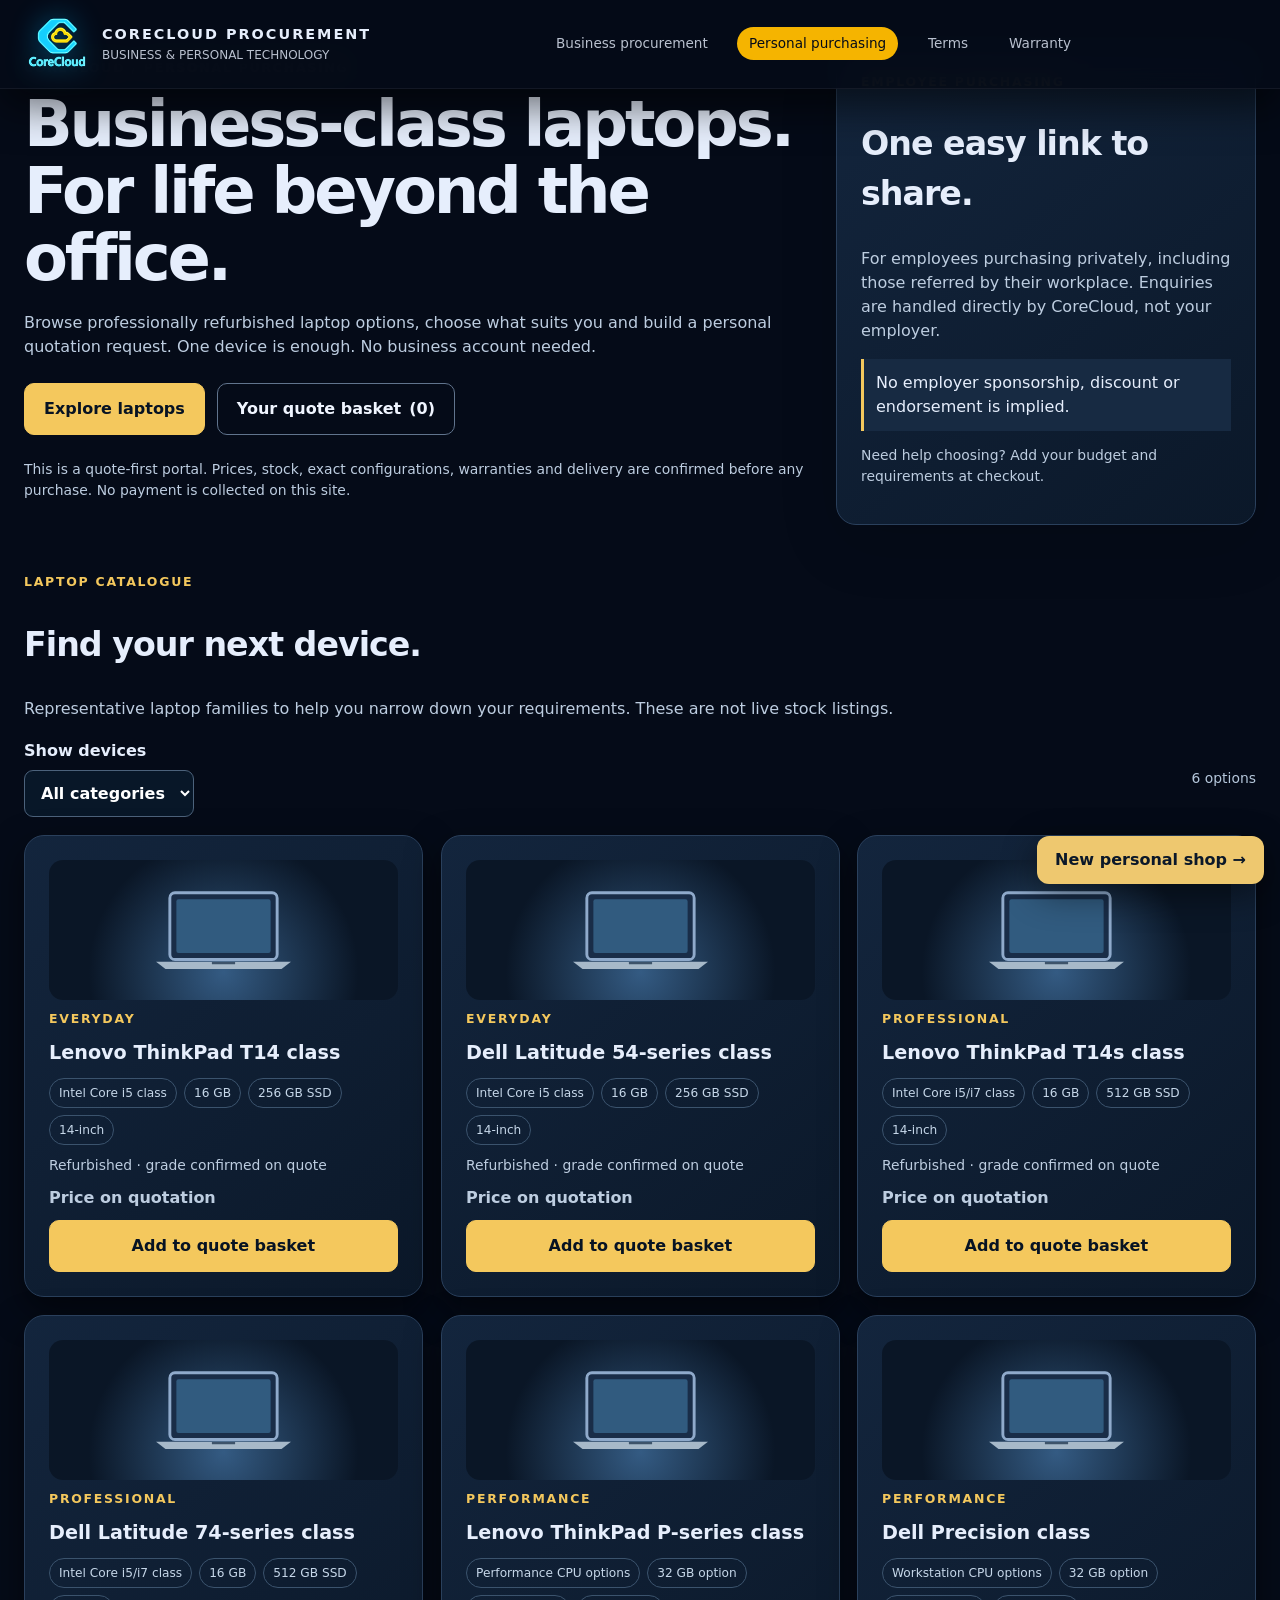
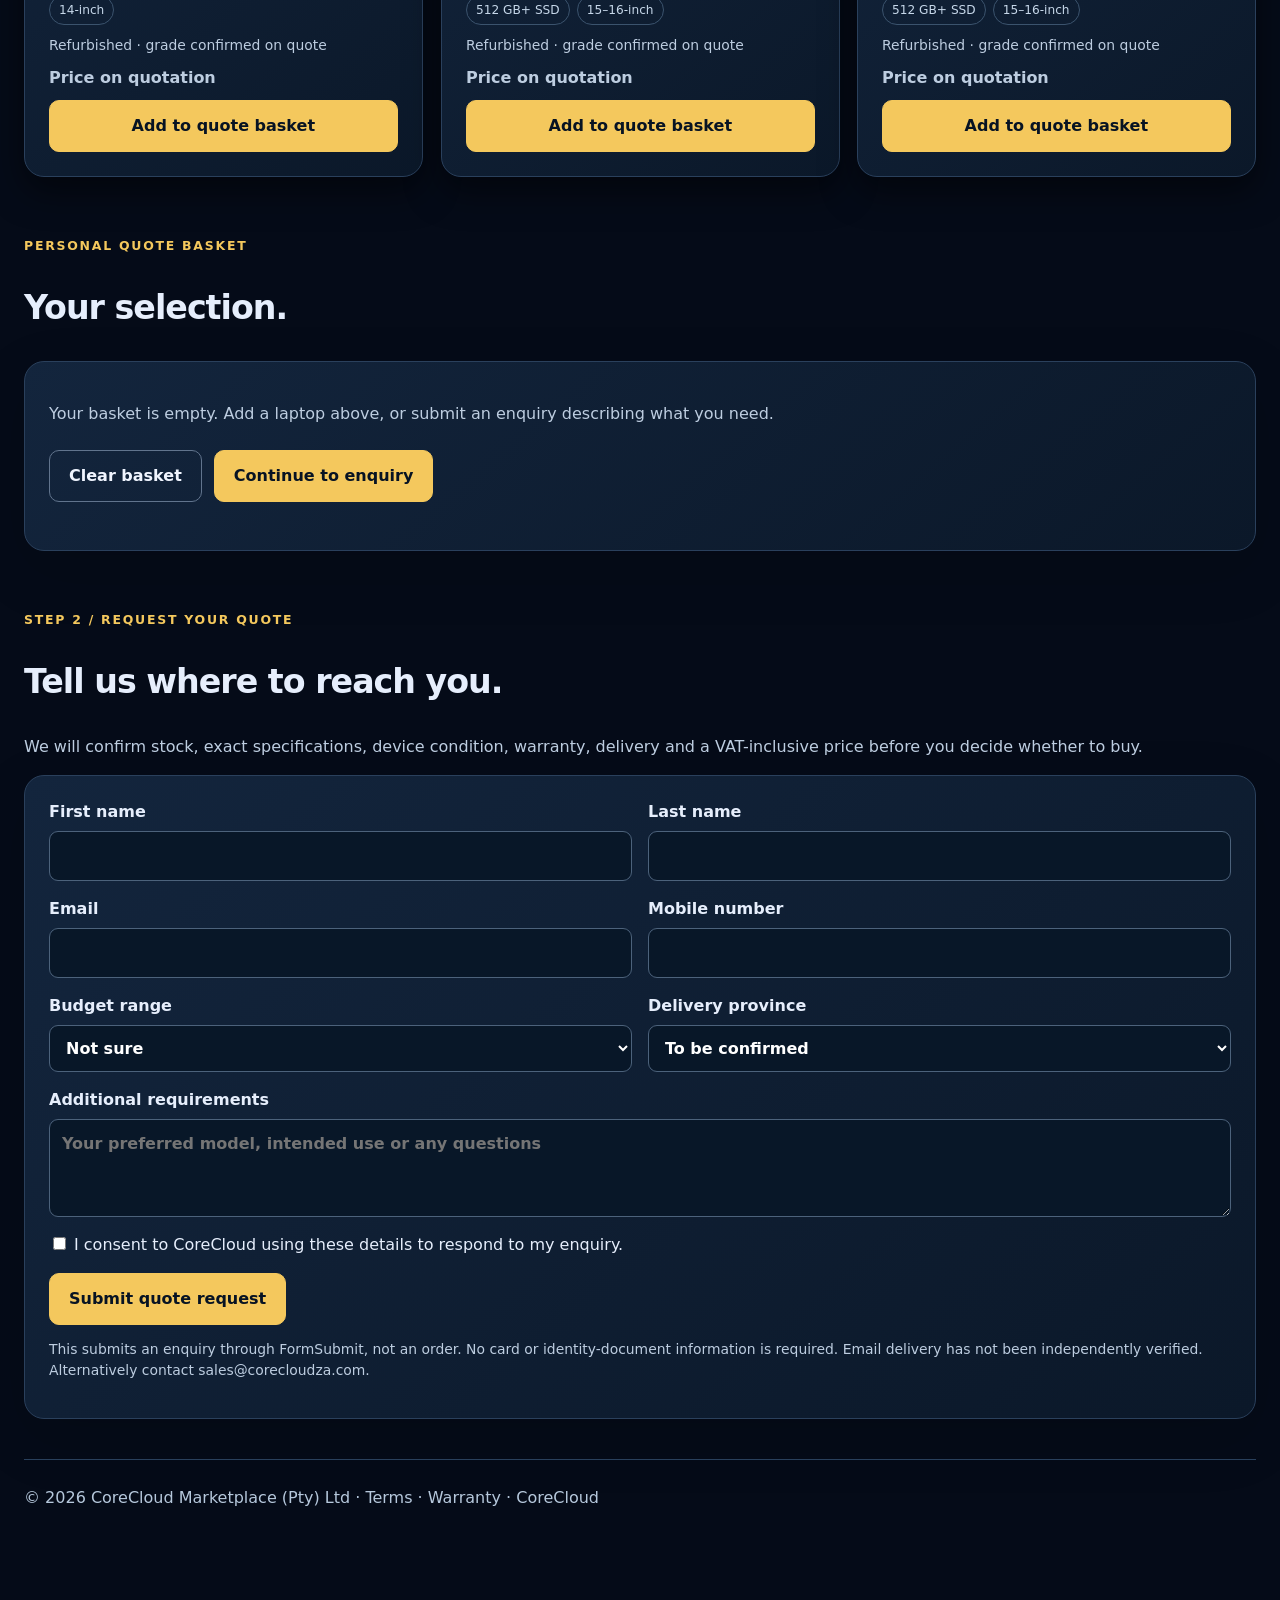
<file: employee-purchase.html>
<!doctype html><html lang="en"><head><meta charset="utf-8"><meta name="viewport" content="width=device-width, initial-scale=1"><title>Personal Laptop Store | CoreCloud Procurement</title><meta name="description" content="Browse refurbished business laptop options, build a personal quote basket and submit a secure enquiry to CoreCloud Procurement."><link rel="canonical" href="https://www.corecloud-marketplace.com/employee-purchase.html"><link rel="stylesheet" href="assets/css/marketplace.css"><link rel="icon" href="assets/images/corecloud-neon-logo.png"><style>
.portal{max-width:1440px;margin:auto;padding:0 24px 80px}.portal-hero{display:grid;grid-template-columns:1.3fr .7fr;gap:32px;align-items:center;padding:48px 0}.portal h1{font-size:clamp(2.6rem,5vw,5.2rem);line-height:1.04;letter-spacing:-.05em;margin:14px 0 20px}.portal h2{font-size:clamp(1.5rem,2.6vw,2.4rem);letter-spacing:-.03em}.portal p{color:#bdcde0}.eyebrow{color:#f4c85d;letter-spacing:.14em;font-size:.78rem;font-weight:750;text-transform:uppercase}.portal-panel,.product-card{background:linear-gradient(140deg,#13253d,#0b1829);border:1px solid #2a405c;border-radius:20px;padding:24px}.portal-panel{box-shadow:0 20px 60px #0002}.portal-actions{display:flex;flex-wrap:wrap;gap:12px;margin:24px 0}.portal-btn{display:inline-flex;align-items:center;justify-content:center;gap:8px;border-radius:10px;background:#f4c85d;color:#071323;font-weight:800;border:1px solid #f4c85d;padding:13px 19px;cursor:pointer}.portal-btn.secondary{background:transparent;color:#f0f5ff;border-color:#61748d}.portal-btn:disabled{opacity:.45;cursor:not-allowed}.portal-grid{display:grid;grid-template-columns:repeat(3,minmax(0,1fr));gap:18px}.product-card{display:flex;flex-direction:column;gap:10px}.product-card h3{font-size:1.2rem;margin:0}.product-card p{margin:0}.product-card .portal-btn{margin-top:auto}.device-art{height:140px;border-radius:14px;background:radial-gradient(circle at 50% 80%,#345b83,#0a1626 65%);display:grid;place-items:center}.device-art svg{width:145px;max-width:80%}.specs{display:flex;flex-wrap:wrap;gap:7px}.specs span{border:1px solid #3b536d;padding:5px 9px;border-radius:30px;font-size:.76rem;color:#c6d7e9}.toolbar{display:flex;justify-content:space-between;gap:12px;flex-wrap:wrap;align-items:center;margin:18px 0}.toolbar select,.portal input,.portal select,.portal textarea{background:#081728;color:#fff;border:1px solid #4c627b;border-radius:9px;padding:12px;min-width:0}.portal input,.portal textarea{width:100%}.portal label{display:flex;flex-direction:column;gap:7px;font-weight:600}.portal-form{display:grid;grid-template-columns:1fr 1fr;gap:16px}.full{grid-column:1/-1}.basket-row{display:flex;justify-content:space-between;gap:12px;padding:14px 0;border-bottom:1px solid #2b425d}.small{font-size:.87rem;color:#b5c7db}.portal-footer{border-top:1px solid #29405c;padding:26px 0;color:#b6c8dc;margin-top:40px}.status{border-left:3px solid #f4c85d;padding:12px;background:#172a42;margin:14px 0}.portal section{scroll-margin-top:110px}@media(max-width:950px){.portal-hero{grid-template-columns:1fr}.portal-grid{grid-template-columns:repeat(2,minmax(0,1fr))}}@media(max-width:620px){.portal{padding-inline:14px}.portal-grid,.portal-form{grid-template-columns:1fr}.portal-hero{padding:24px 0}.portal-panel,.product-card{padding:18px}}
</style></head><body><header class="ccm-header"><div class="ccm-shell ccm-header-inner"><a class="ccm-brand" href="index.html"><img class="ccm-logo" src="assets/images/corecloud-neon-logo.png" alt="CoreCloud" width="70" height="70"><span class="ccm-brand-text"><span class="ccm-brand-title">CoreCloud Procurement</span><span class="ccm-brand-tagline">BUSINESS & PERSONAL TECHNOLOGY</span></span></a><nav class="ccm-nav" id="portalNav" aria-label="Main navigation"><a class="ccm-nav-link" href="index.html">Business procurement</a><a class="ccm-nav-link is-active" href="employee-purchase.html">Personal purchasing</a><a class="ccm-nav-link" href="terms.html">Terms</a><a class="ccm-nav-link" href="warranty.html">Warranty</a></nav><div class="ccm-actions"><button class="ccm-burger" id="menuToggle" aria-label="Toggle navigation" aria-controls="portalNav" aria-expanded="false"><span></span><span></span><span></span></button></div></div></header><main class="ccm-main portal"><section class="portal-hero"><div><div class="eyebrow">CoreCloud / Personal purchasing</div><h1>Business-class laptops.<br>For life beyond the office.</h1><p>Browse professionally refurbished laptop options, choose what suits you and build a personal quotation request. One device is enough. No business account needed.</p><div class="portal-actions"><a class="portal-btn" href="#catalogue">Explore laptops</a><a class="portal-btn secondary" href="#basket">Your quote basket <span id="basketCount">(0)</span></a></div><p class="small">This is a quote-first portal. Prices, stock, exact configurations, warranties and delivery are confirmed before any purchase. No payment is collected on this site.</p></div><aside class="portal-panel"><div class="eyebrow">Employee purchasing</div><h2>One easy link to share.</h2><p>For employees purchasing privately, including those referred by their workplace. Enquiries are handled directly by CoreCloud, not your employer.</p><div class="status">No employer sponsorship, discount or endorsement is implied.</div><p class="small">Need help choosing? Add your budget and requirements at checkout.</p></aside></section><section id="catalogue"><div class="eyebrow">Laptop catalogue</div><h2>Find your next device.</h2><p>Representative laptop families to help you narrow down your requirements. These are not live stock listings.</p><div class="toolbar"><label for="categoryFilter">Show devices <select id="categoryFilter"><option value="All">All categories</option><option>Everyday</option><option>Professional</option><option>Performance</option></select></label><span class="small" id="resultCount"></span></div><div id="productGrid" class="portal-grid" aria-live="polite"></div></section><section id="basket" style="padding-top:60px"><div class="eyebrow">Personal quote basket</div><h2>Your selection.</h2><div class="portal-panel"><div id="basketItems" aria-live="polite"></div><div class="portal-actions"><button class="portal-btn secondary" id="clearBasket" type="button">Clear basket</button><a class="portal-btn" href="#checkout">Continue to enquiry</a></div></div></section><section id="checkout" style="padding-top:60px"><div class="eyebrow">Step 2 / Request your quote</div><h2>Tell us where to reach you.</h2><p>We will confirm stock, exact specifications, device condition, warranty, delivery and a VAT-inclusive price before you decide whether to buy.</p><div class="portal-panel"><form id="personalForm" action="https://formsubmit.co/sales@corecloudza.com" method="POST" class="portal-form"><input type="hidden" name="_subject" value="[CoreCloud Marketplace] Personal Purchasing Quote Basket"><input type="hidden" name="_template" value="table"><input type="hidden" name="_captcha" value="true"><input type="hidden" name="Enquiry Type" value="Personal Laptop Purchase"><input type="hidden" id="basketPayload" name="Requested Devices"><input type="hidden" name="Source Programme" id="programmeSource" value="General personal purchasing"><label>First name<input required name="First Name" autocomplete="given-name" maxlength="80"></label><label>Last name<input required name="Last Name" autocomplete="family-name" maxlength="80"></label><label>Email<input required type="email" name="Email" autocomplete="email" maxlength="254"></label><label>Mobile number<input required type="tel" name="Phone" autocomplete="tel" maxlength="40"></label><label>Budget range<select name="Budget"><option>Not sure</option><option>Under R5,000</option><option>R5,000–R8,000</option><option>R8,000–R12,000</option><option>Above R12,000</option></select></label><label>Delivery province<select name="Delivery Province"><option value="">To be confirmed</option><option>Gauteng</option><option>Western Cape</option><option>KwaZulu-Natal</option><option>Eastern Cape</option><option>Free State</option><option>Limpopo</option><option>Mpumalanga</option><option>North West</option><option>Northern Cape</option></select></label><label class="full">Additional requirements<textarea name="Requirements" rows="3" maxlength="1500" placeholder="Your preferred model, intended use or any questions"></textarea></label><label class="full" style="display:block;font-weight:400"><input style="width:auto;margin-right:8px" required type="checkbox" name="Privacy Consent" value="Yes">I consent to CoreCloud using these details to respond to my enquiry.</label><div class="full"><button class="portal-btn" type="submit" id="submitQuote">Submit quote request</button><p class="small">This submits an enquiry through FormSubmit, not an order. No card or identity-document information is required. Email delivery has not been independently verified. Alternatively contact <a href="mailto:sales@corecloudza.com">sales@corecloudza.com</a>.</p><div id="formStatus" role="status"></div></div></form></div></section><footer class="portal-footer">© 2026 CoreCloud Marketplace (Pty) Ltd · <a href="terms.html">Terms</a> · <a href="warranty.html">Warranty</a> · <a href="https://www.corecloudza.com/">CoreCloud</a></footer></main><script src="assets/js/personal-store.js" defer></script><div style="position:fixed;right:16px;bottom:16px;z-index:9999"><a href="shop.html" style="display:inline-block;padding:12px 18px;border-radius:12px;background:#eec86f;color:#0b1829;font-weight:800;text-decoration:none;box-shadow:0 10px 35px #0007">New personal shop →</a></div></body></html>
</file>
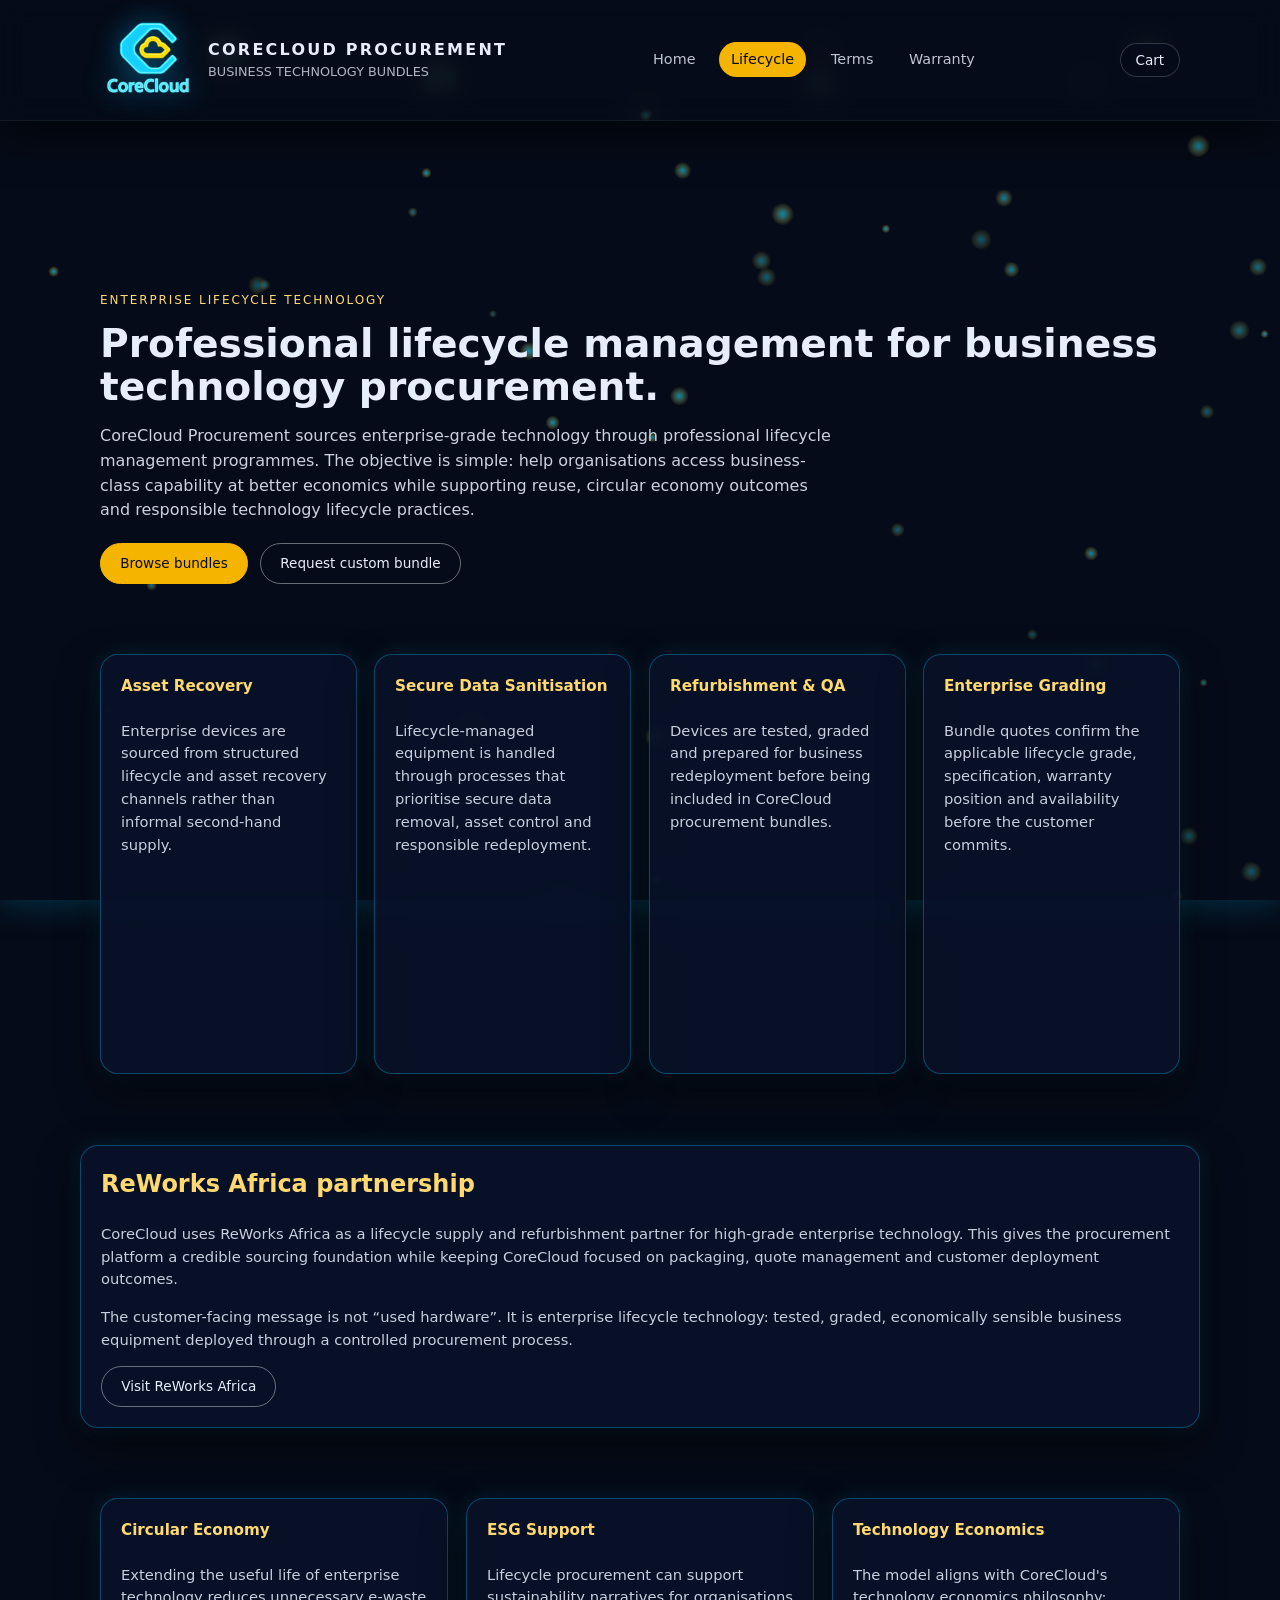
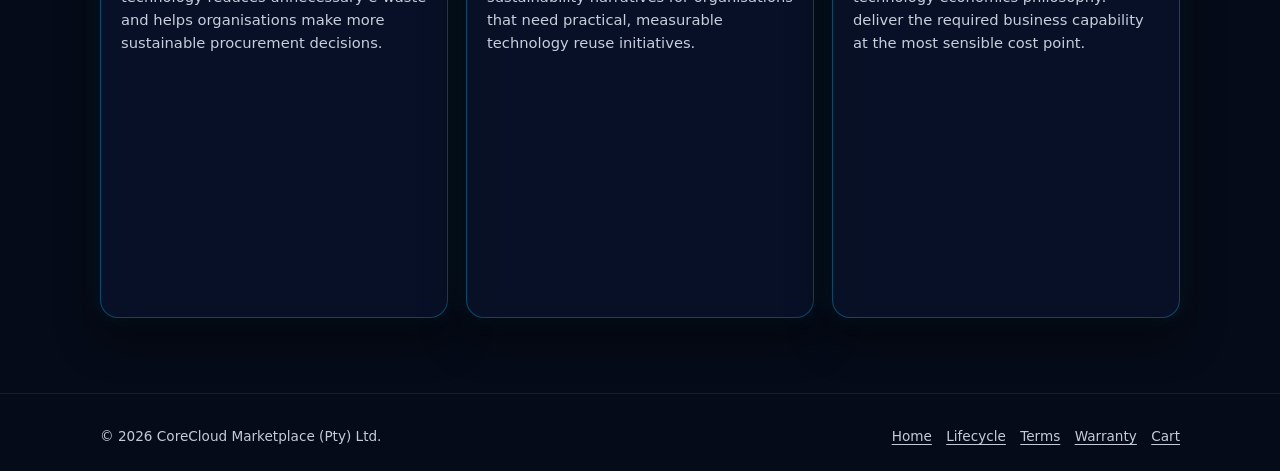
<file: lifecycle.html>
<!DOCTYPE html>
<html lang="en">
<head>
  <meta charset="UTF-8" />
  <meta name="viewport" content="width=device-width,initial-scale=1" />
  <title>Lifecycle Management — CoreCloud Procurement</title>
  <meta name="description" content="CoreCloud Procurement lifecycle management: enterprise refurbished technology, data sanitisation, quality assurance, circular economy and ReWorks Africa sourcing." />
  <link rel="canonical" href="https://www.corecloud-marketplace.com/lifecycle.html" />
  <link rel="stylesheet" href="assets/css/marketplace.css" />
  <link rel="icon" href="assets/images/corecloud-neon-logo.png" />
  <style>
    html,body{margin:0;padding:0;min-height:100%;font-family:system-ui,-apple-system,BlinkMacSystemFont,"Segoe UI",sans-serif;background:#050b18;color:#e6eefc;line-height:1.55;overflow-x:hidden;}a{color:inherit;text-decoration:none}.ccm-shell{width:100%;max-width:1120px;margin:0 auto;padding:0 1.25rem}.ccm-main{padding-top:135px}.ccm-header{position:fixed;top:0;left:0;right:0;z-index:20;backdrop-filter:blur(14px);background:rgba(5,11,24,.94);border-bottom:1px solid rgba(255,255,255,.06);box-shadow:0 18px 40px rgba(0,0,0,.55)}.ccm-header-inner{display:flex;align-items:center;justify-content:space-between;height:120px;gap:1.5rem}.ccm-brand{display:flex;align-items:center;gap:.75rem}.ccm-logo{height:96px;filter:drop-shadow(0 0 14px rgba(0,180,255,.45))}.ccm-brand-text{display:flex;flex-direction:column}.ccm-brand-title{font-weight:600;font-size:1rem}.ccm-brand-tagline{font-size:.8rem;color:rgba(230,238,252,.75)}.ccm-nav{display:flex;align-items:center;gap:.75rem}.ccm-nav-link{padding:.4rem .75rem;border-radius:999px;font-size:.9rem;opacity:.82}.ccm-nav-link:hover{opacity:1;background:rgba(255,255,255,.06)}.ccm-nav-link.is-active{background:#f5b400;color:#050b18;opacity:1}.ccm-cart-link{font-size:.85rem;padding:.35rem .9rem;border-radius:999px;border:1px solid rgba(255,255,255,.18);background:rgba(5,11,24,.8);display:inline-flex;align-items:center;gap:.55rem}.ccm-cart-ico{width:26px;height:26px;color:#f5b400}.badge{font-size:.75rem;text-transform:uppercase;letter-spacing:.16em;color:#ffd970;margin:0 0 .75rem}h1{font-size:2.45rem;line-height:1.1;margin:0 0 1rem}.subtitle{font-size:1rem;max-width:46rem;color:rgba(230,238,252,.88)}.ccm-section{padding:2.2rem 0}.panel,.product-card{border-radius:18px;padding:1.25rem;background:rgba(9,18,40,.88);border:1px solid rgba(0,198,255,.32);box-shadow:0 18px 40px rgba(0,0,0,.55),0 0 22px rgba(0,198,255,.12)}.grid{display:grid;grid-template-columns:repeat(auto-fit,minmax(250px,1fr));gap:1.1rem}.product-card h3,.panel h2{color:#ffd970;margin-top:0}.p-sub{font-size:.92rem;color:rgba(230,238,252,.86)}.ccm-btn{display:inline-flex;align-items:center;justify-content:center;padding:.55rem 1.2rem;border-radius:999px;border:1px solid transparent;font-size:.85rem}.ccm-btn.primary{background:#f5b400;color:#050b18;border-color:#f5b400}.ccm-btn.ghost{background:transparent;border-color:rgba(255,255,255,.4)}.ccm-footer{border-top:1px solid rgba(255,255,255,.08);background:#050712;padding:2rem 0 1.5rem;margin-top:2.5rem}#bgParticles{position:fixed;inset:0;width:100vw;height:100vh;z-index:0;pointer-events:none;filter:drop-shadow(0 0 18px rgba(0,198,255,.25));}body.has-particles .ccm-header,body.has-particles .ccm-main,body.has-particles .ccm-footer{position:relative;z-index:1;background:transparent;}@media(max-width:720px){.ccm-header{position:relative}.ccm-main{padding-top:1.25rem}.ccm-header-inner{height:auto;padding:.75rem 0;flex-wrap:wrap}.ccm-logo{height:72px}.ccm-nav{flex-wrap:wrap}}
  </style>
</head>
<body class="has-particles">
  <canvas id="bgParticles" aria-hidden="true"></canvas>
  <header class="ccm-header"><div class="ccm-shell ccm-header-inner"><a href="index.html" class="ccm-brand"><img src="assets/images/corecloud-neon-logo.png" alt="CoreCloud Procurement" class="ccm-logo" width="256" height="256" decoding="async"/><div class="ccm-brand-text"><span class="ccm-brand-title">CoreCloud Procurement</span><span class="ccm-brand-tagline">BUSINESS TECHNOLOGY BUNDLES</span></div></a><nav class="ccm-nav" aria-label="Main navigation"><a href="index.html" class="ccm-nav-link">Home</a><a href="lifecycle.html" class="ccm-nav-link is-active" aria-current="page">Lifecycle</a><a href="terms.html" class="ccm-nav-link">Terms</a><a href="warranty.html" class="ccm-nav-link">Warranty</a></nav><a href="cart.html" class="ccm-cart-link">Cart</a></div></header>
  <main class="ccm-main">
    <section class="ccm-section"><div class="ccm-shell"><p class="badge">Enterprise lifecycle technology</p><h1>Professional lifecycle management for business technology procurement.</h1><p class="subtitle">CoreCloud Procurement sources enterprise-grade technology through professional lifecycle management programmes. The objective is simple: help organisations access business-class capability at better economics while supporting reuse, circular economy outcomes and responsible technology lifecycle practices.</p><div style="display:flex;gap:.75rem;flex-wrap:wrap;margin-top:1.25rem"><a href="index.html#featured" class="ccm-btn primary">Browse bundles</a><a href="cart.html?custom=1" class="ccm-btn ghost">Request custom bundle</a></div></div></section>
    <section class="ccm-section"><div class="ccm-shell grid"><article class="product-card"><h3>Asset Recovery</h3><p class="p-sub">Enterprise devices are sourced from structured lifecycle and asset recovery channels rather than informal second-hand supply.</p></article><article class="product-card"><h3>Secure Data Sanitisation</h3><p class="p-sub">Lifecycle-managed equipment is handled through processes that prioritise secure data removal, asset control and responsible redeployment.</p></article><article class="product-card"><h3>Refurbishment & QA</h3><p class="p-sub">Devices are tested, graded and prepared for business redeployment before being included in CoreCloud procurement bundles.</p></article><article class="product-card"><h3>Enterprise Grading</h3><p class="p-sub">Bundle quotes confirm the applicable lifecycle grade, specification, warranty position and availability before the customer commits.</p></article></div></section>
    <section class="ccm-section"><div class="ccm-shell panel"><h2>ReWorks Africa partnership</h2><p class="p-sub">CoreCloud uses ReWorks Africa as a lifecycle supply and refurbishment partner for high-grade enterprise technology. This gives the procurement platform a credible sourcing foundation while keeping CoreCloud focused on packaging, quote management and customer deployment outcomes.</p><p class="p-sub">The customer-facing message is not “used hardware”. It is enterprise lifecycle technology: tested, graded, economically sensible business equipment deployed through a controlled procurement process.</p><a href="https://reworksafrica.co.za" class="ccm-btn ghost" target="_blank" rel="noopener">Visit ReWorks Africa</a></div></section>
    <section class="ccm-section"><div class="ccm-shell grid"><article class="product-card"><h3>Circular Economy</h3><p class="p-sub">Extending the useful life of enterprise technology reduces unnecessary e-waste and helps organisations make more sustainable procurement decisions.</p></article><article class="product-card"><h3>ESG Support</h3><p class="p-sub">Lifecycle procurement can support sustainability narratives for organisations that need practical, measurable technology reuse initiatives.</p></article><article class="product-card"><h3>Technology Economics</h3><p class="p-sub">The model aligns with CoreCloud's technology economics philosophy: deliver the required business capability at the most sensible cost point.</p></article></div></section>
  </main>
  <footer class="ccm-footer"><div class="ccm-shell" style="font-size:.85rem;opacity:.85;display:flex;flex-wrap:wrap;gap:1rem;align-items:center;justify-content:space-between"><div>© <span id="year"></span> CoreCloud Marketplace (Pty) Ltd.</div><div style="display:flex;gap:.9rem;flex-wrap:wrap"><a href="index.html" style="text-decoration:underline;text-underline-offset:3px">Home</a><a href="lifecycle.html" style="text-decoration:underline;text-underline-offset:3px">Lifecycle</a><a href="terms.html" style="text-decoration:underline;text-underline-offset:3px">Terms</a><a href="warranty.html" style="text-decoration:underline;text-underline-offset:3px">Warranty</a><a href="cart.html" style="text-decoration:underline;text-underline-offset:3px">Cart</a></div></div></footer><script>
    document.getElementById('year').textContent=new Date().getFullYear();

    (function(){
      const c = document.getElementById('bgParticles');
      if(!c) return;
      const ctx = c.getContext('2d');
      let w, h, dpr = window.devicePixelRatio || 1;

      function resize(){
        const bw = window.innerWidth, bh = window.innerHeight;
        c.style.width = bw + 'px';
        c.style.height = bh + 'px';
        c.width = Math.floor(bw * dpr);
        c.height = Math.floor(bh * dpr);
        ctx.setTransform(dpr,0,0,dpr,0,0);
        w = bw;
        h = bh;
      }

      resize();
      window.addEventListener('resize', resize);

      const COUNT = 46;
      const parts = Array.from({length: COUNT}).map(() => ({
        x: Math.random() * w,
        y: Math.random() * h,
        r: 1.2 + Math.random() * 2.4,
        vx: -0.22 + Math.random() * 0.44,
        vy: -0.22 + Math.random() * 0.44,
        o: 0.22 + Math.random() * 0.42
      }));

      function tick(){
        ctx.clearRect(0,0,w,h);
        for(const p of parts){
          p.x += p.vx;
          p.y += p.vy;
          if(p.x < -20) p.x = w + 10;
          if(p.x > w + 20) p.x = -10;
          if(p.y < -20) p.y = h + 10;
          if(p.y > h + 20) p.y = -10;

          const grad = ctx.createRadialGradient(p.x,p.y,0,p.x,p.y,p.r*4);
          grad.addColorStop(0, `rgba(0,198,255,${p.o+0.15})`);
          grad.addColorStop(0.8, 'rgba(255,210,63,0)');
          ctx.fillStyle = grad;
          ctx.beginPath();
          ctx.arc(p.x,p.y,p.r*4,0,Math.PI*2);
          ctx.fill();
        }
        requestAnimationFrame(tick);
      }
      tick();
    })();
  </script>
</body>
</html>
</file>
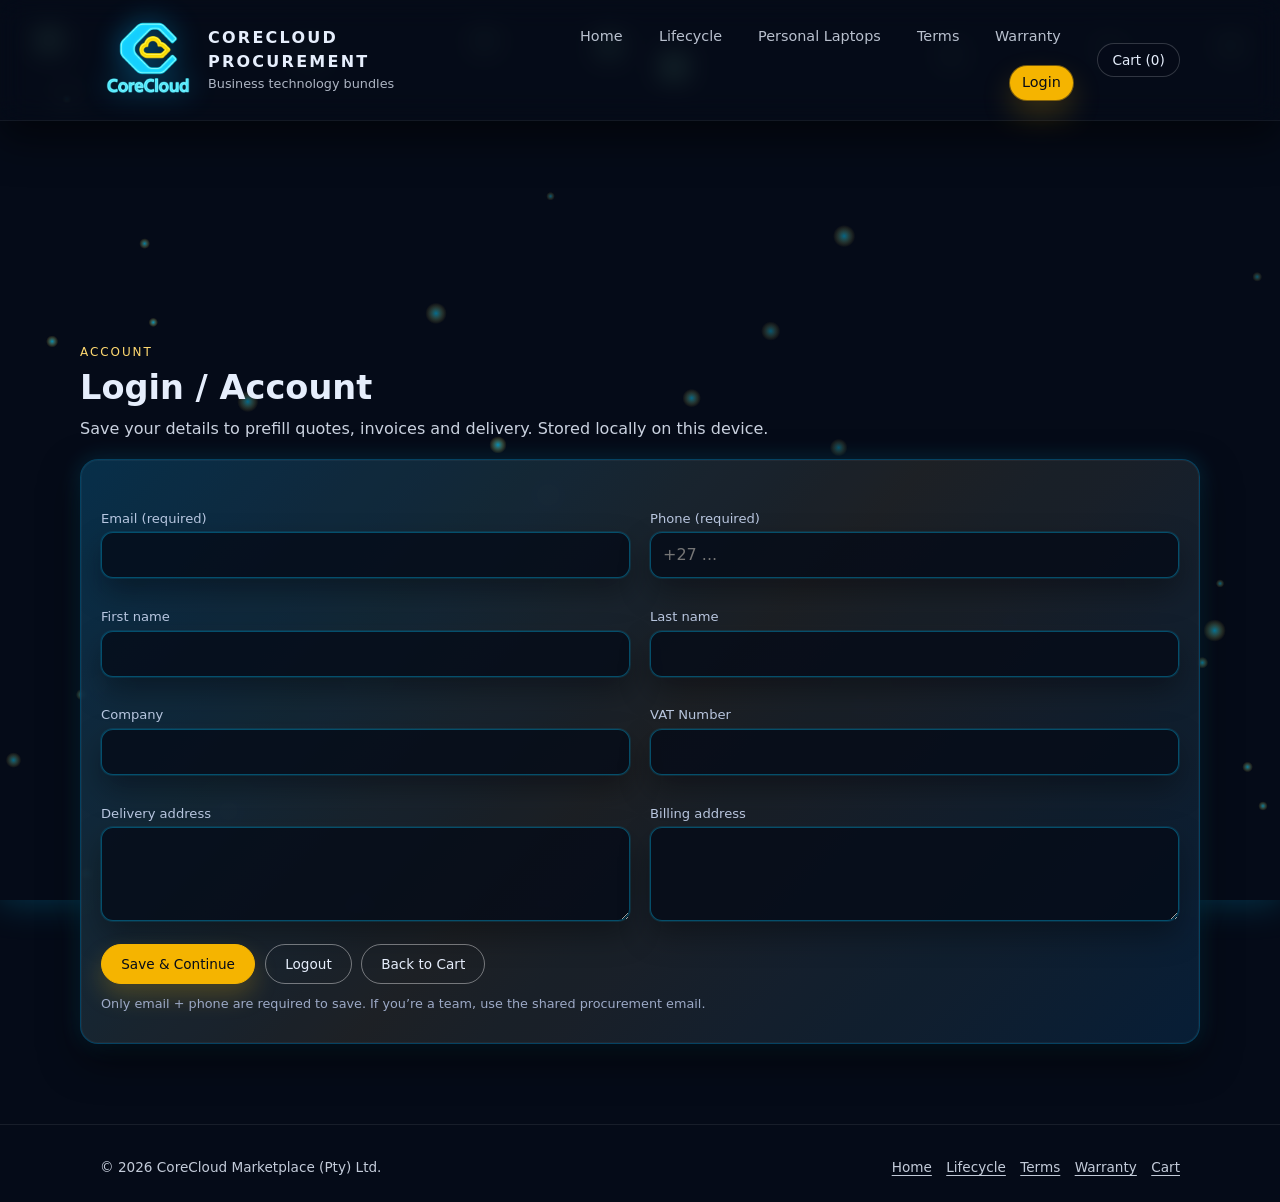
<file: login.html>
<!DOCTYPE html>
<html lang="en">
<head>
  <meta charset="UTF-8" />
  <meta name="viewport" content="width=device-width,initial-scale=1" />

  <title>Login / Account — CoreCloud Procurement</title>
  <meta name="description" content="Create or update your CoreCloud Procurement account to speed up quotes, invoices and delivery." />
  <meta name="theme-color" content="#050b18" />
  <link rel="canonical" href="https://www.corecloud-marketplace.com/login.html" />

  <!-- Social -->
  <meta property="og:type" content="website" />
  <meta property="og:site_name" content="CoreCloud Procurement" />
  <meta property="og:title" content="Login / Account — CoreCloud Procurement" />
  <meta property="og:description" content="Save your company and delivery details to fast-track quotes and orders." />
  <meta property="og:url" content="https://www.corecloud-marketplace.com/login.html" />
  <meta property="og:image" content="https://www.corecloud-marketplace.com/assets/images/corecloud-neon-logo.png" />
  <meta name="twitter:card" content="summary_large_image" />

  <!-- Assets -->
  <link rel="preload" href="assets/css/marketplace.css" as="style" />
  <link rel="stylesheet" href="assets/css/marketplace.css" />
  <link rel="preload" href="assets/images/corecloud-neon-logo.png" as="image" />
  <link rel="icon" href="assets/images/corecloud-neon-logo.png" />
  <script defer src="assets/js/auth.js"></script>

  <!-- Org schema -->
  <script type="application/ld+json">
  {
    "@context":"https://schema.org",
    "@type":"Organization",
    "name":"CoreCloud Marketplace (Pty) Ltd",
    "url":"https://access-mark.github.io/CoreCloud-Procurement-v2-Lead-Capture",
    "logo":"https://www.corecloud-marketplace.com/assets/images/corecloud-neon-logo.png",
    "sameAs":["https://www.linkedin.com/company/corecloudza/"]
  }
  </script>

  <style>
    html, body{ margin:0; padding:0; min-height:100%; }
    body{
      font-family: system-ui, -apple-system, BlinkMacSystemFont, "Segoe UI", sans-serif;
      background:#050b18;
      color:#e6eefc;
      line-height:1.5;
      position:relative;
      overflow-x:hidden;
    }
    a{ color:inherit; text-decoration:none; }
    .ccm-shell{ width:100%; max-width:1120px; margin:0 auto; padding:0 1.25rem; }
    .ccm-main{ padding-top:175px; }

    /* Header (match index) */
    .ccm-header{
      position:fixed; top:0; left:0; right:0; z-index:20;
      backdrop-filter:blur(14px);
      background:rgba(5,11,24,0.94);
      border-bottom:1px solid rgba(255,255,255,0.06);
      box-shadow:0 18px 40px rgba(0,0,0,0.55);
    }
    .ccm-header-inner{
      display:flex; align-items:center; justify-content:space-between;
      height:120px; column-gap:1.5rem;
    }
    .ccm-brand{ display:flex; align-items:center; gap:.75rem; }
    .ccm-logo{ height:96px; filter:drop-shadow(0 0 14px rgba(0,180,255,0.45)); }
    .ccm-brand-text{ display:flex; flex-direction:column; }
    .ccm-brand-title{ font-weight:600; font-size:1rem; }
    .ccm-brand-tagline{ font-size:.8rem; color:rgba(230,238,252,0.75); }

    .ccm-nav{ display:flex; align-items:center; gap:.75rem; }
    .ccm-nav-link{
      padding:.4rem .75rem; border-radius:999px; font-size:.9rem; opacity:.8;
      transition:background .16s ease, opacity .16s ease, transform .08s ease, box-shadow .16s ease;
    }
    .ccm-nav-link:hover{ opacity:1; background:rgba(255,255,255,0.06); transform:translateY(-1px); }
    .ccm-nav-link.is-active{
      background:#f5b400; color:#050b18; opacity:1;
      box-shadow:0 0 0 1px rgba(245,180,0,.45), 0 14px 30px rgba(245,180,0,.22);
    }

    .ccm-actions{ display:flex; align-items:center; gap:.75rem; }
    .ccm-cart-link{
      font-size:.85rem; padding:.35rem .9rem; border-radius:999px;
      border:1px solid rgba(255,255,255,0.18);
      background:rgba(5,11,24,0.8);
    }
    .ccm-burger{
      display:none; background:none; border:1px solid rgba(255,255,255,.4);
      color:#e6eefc; padding:.35rem .7rem; border-radius:999px;
      font-size:.8rem; cursor:pointer;
    }
    .ccm-burger span{ display:block; width:16px; height:1.6px; background:#e6eefc; margin:3px 0; }

    /* Page */
    .page-wrap{ padding:2.2rem 0 2.5rem; }
    .page-head{ margin-bottom:1.1rem; }
    .badge{ font-size:.75rem; text-transform:uppercase; letter-spacing:.16em; color:#ffd970; margin-bottom:.55rem; }
    h1{ font-size:2.1rem; line-height:1.1; margin:0 0 .65rem; }
    .subtitle{ font-size:1rem; max-width:48rem; color:rgba(230,238,252,0.88); margin:0; }

    .account-grid{
      display:grid;
      grid-template-columns:1fr 1fr;
      gap:1.25rem;
      margin-top:1.25rem;
    }

    .card{
      border-radius:18px;
      padding:1.25rem 1.25rem 1.1rem;
      background:rgba(9,18,40,0.88);
      border:1px solid rgba(0,198,255,0.28);
      box-shadow:
        0 16px 38px rgba(0,0,0,0.55),
        0 0 0 1px rgba(255,255,255,0.04) inset,
        0 0 22px rgba(0,198,255,0.18);
      backdrop-filter:blur(14px);
      position:relative;
      overflow:hidden;
    }
    .card:before{
      content:"";
      position:absolute; inset:-1px;
      border-radius:18px;
      pointer-events:none;
      background:linear-gradient(135deg, rgba(0,198,255,0.18), rgba(245,180,0,0.10), rgba(0,198,255,0.08));
      opacity:.9;
      mix-blend-mode:screen;
    }
    .card > *{ position:relative; z-index:1; }

    .field label{
      display:block;
      font-size:.82rem;
      color:rgba(200,214,240,.92);
      margin:.55rem 0 .25rem;
    }
    .field input, .field textarea{
      width:100%;
      padding:.62rem .75rem;
      border-radius:12px;
      border:1px solid rgba(0,198,255,.35);
      background:rgba(5,11,24,0.78);
      color:#e6eefc;
      outline:none;
      box-shadow:0 0 0 1px rgba(0,198,255,.12), 0 14px 30px rgba(0,0,0,.35);
    }
    .field input:focus, .field textarea:focus{
      box-shadow:0 0 0 1px rgba(0,198,255,.30), 0 0 24px rgba(0,198,255,.12), 0 18px 40px rgba(0,0,0,.55);
    }

    .hint{ font-size:.8rem; color:rgba(156,169,198,1); margin-top:.6rem; }

    .btn-row{ display:flex; gap:.6rem; flex-wrap:wrap; margin-top:1rem; }
    .ccm-btn{
      display:inline-flex; align-items:center; justify-content:center;
      padding:.55rem 1.2rem; border-radius:999px;
      border:1px solid transparent; font-size:.85rem; cursor:pointer;
      transition:background .16s ease, border-color .16s ease, transform .08s ease, box-shadow .16s ease;
      white-space:nowrap;
    }
    .ccm-btn.primary{
      background:#f5b400; color:#050b18; border-color:#f5b400;
      box-shadow:0 12px 24px rgba(245,180,0,.22);
    }
    .ccm-btn.primary:hover{ transform:translateY(-1px); box-shadow:0 18px 34px rgba(245,180,0,.26); }
    .ccm-btn.ghost{ background:transparent; border-color:rgba(255,255,255,0.4); color:#e6eefc; }
    .ccm-btn.ghost:hover{ background:rgba(255,255,255,0.06); box-shadow:0 0 0 1px rgba(0,198,255,.22), 0 16px 34px rgba(0,198,255,.12); }

    /* Footer */
    .ccm-footer{
      border-top:1px solid rgba(255,255,255,0.08);
      background:#050712;
      padding:2rem 0 1.5rem;
      margin-top:2.5rem;
    }

    /* Particles */
    #bgParticles{
      position:fixed; inset:0; width:100vw; height:100vh;
      z-index:0; pointer-events:none; filter:drop-shadow(0 0 18px rgba(0,198,255,.25));
    }
    body.has-particles .ccm-header,
    body.has-particles .ccm-main,
    body.has-particles .ccm-footer{ position:relative; z-index:1; background:transparent; }

    @media (max-width:880px){
      .account-grid{ grid-template-columns:1fr; }
    }
    @media (max-width:720px){
      .ccm-header-inner{ height:auto; padding:.75rem 0; }
      .ccm-logo{ height:72px; }
      .ccm-burger{ display:inline-flex; }
      .ccm-nav{ display:none; flex-direction:column; align-items:flex-start; margin-top:.75rem; width:100%; }
      .ccm-nav.open{
        display:flex;
        background:radial-gradient(circle at top, rgba(11,22,52,0.98), rgba(5,11,24,0.98));
        padding:.75rem .9rem;
        border-radius:18px;
        border:1px solid rgba(255,255,255,0.08);
        box-shadow:0 18px 40px rgba(0,0,0,0.8);
      }
      .ccm-main{ padding-top:220px; }
    }
  </style>
</head>

<body class="has-particles" id="top">
  <canvas id="bgParticles" aria-hidden="true"></canvas>

  <!-- HEADER -->
  <header class="ccm-header">
    <div class="ccm-shell ccm-header-inner">
      <a href="index.html" class="ccm-brand">
        <img src="assets/images/corecloud-neon-logo.png" alt="CoreCloud Procurement" class="ccm-logo" width="256" height="256" decoding="async" />
        <div class="ccm-brand-text">
          <span class="ccm-brand-title">CoreCloud Procurement</span>
          <span class="ccm-brand-tagline">Business technology bundles</span>
        </div>
      </a>

      <nav class="ccm-nav" aria-label="Main navigation">
        <a href="index.html" class="ccm-nav-link">Home</a>
        <a href="lifecycle.html" class="ccm-nav-link">Lifecycle</a>
        <a href="employee-purchase.html" class="ccm-nav-link">Personal Laptops</a>
        <a href="terms.html" class="ccm-nav-link">Terms</a>
        <a href="warranty.html" class="ccm-nav-link">Warranty</a>
        <a href="login.html" class="ccm-nav-link is-active" aria-current="page">Login</a>
      </nav>

      <div class="ccm-actions">
        <a href="cart.html" class="ccm-cart-link">Cart (<span id="ccmCartCount">0</span>)</a>
        <button class="ccm-burger" id="menuToggle" aria-label="Toggle navigation" aria-expanded="false">
          <span></span><span></span><span></span>
        </button>
      </div>
    </div>
  </header>

  <!-- MAIN -->
  <main class="ccm-main">
    <section class="ccm-shell page-wrap">
      <div class="page-head">
        <p class="badge">Account</p>
        <h1>Login / Account</h1>
        <p class="subtitle">Save your details to prefill quotes, invoices and delivery. Stored locally on this device.</p>
      </div>

      <form id="acctForm" class="card" novalidate>
        <div class="account-grid">
          <div class="field">
            <label for="email">Email (required)</label>
            <input type="email" id="email" inputmode="email" autocomplete="email" required />
          </div>
          <div class="field">
            <label for="phone">Phone (required)</label>
            <input type="tel" id="phone" placeholder="+27 ..." inputmode="tel" autocomplete="tel" required />
          </div>

          <div class="field">
            <label for="first_name">First name</label>
            <input type="text" id="first_name" autocomplete="given-name" />
          </div>
          <div class="field">
            <label for="last_name">Last name</label>
            <input type="text" id="last_name" autocomplete="family-name" />
          </div>

          <div class="field">
            <label for="company">Company</label>
            <input type="text" id="company" autocomplete="organization" />
          </div>
          <div class="field">
            <label for="vat">VAT Number</label>
            <input type="text" id="vat" />
          </div>

          <div class="field">
            <label for="delivery">Delivery address</label>
            <textarea id="delivery" rows="3" autocomplete="shipping street-address"></textarea>
          </div>
          <div class="field">
            <label for="billing">Billing address</label>
            <textarea id="billing" rows="3" autocomplete="billing street-address"></textarea>
          </div>
        </div>

        <div class="btn-row">
          <button type="submit" class="ccm-btn primary">Save & Continue</button>
          <button type="button" id="logoutBtn" class="ccm-btn ghost">Logout</button>
          <a href="cart.html" class="ccm-btn ghost">Back to Cart</a>
        </div>

        <p class="hint">Only email + phone are required to save. If you’re a team, use the shared procurement email.</p>
      </form>
    </section>
  </main>

 <!-- FOOTER -->
  <footer class="ccm-footer">
    <div class="ccm-shell" style="font-size:.85rem;opacity:.85;display:flex;flex-wrap:wrap;gap:1rem;align-items:center;justify-content:space-between;">
      <div>© <span id="year"></span> CoreCloud Marketplace (Pty) Ltd.</div>
      <div style="display:flex;gap:.9rem;flex-wrap:wrap;">
        <a href="index.html" style="text-decoration:underline;text-underline-offset:3px;">Home</a>
        <a href="lifecycle.html" style="text-decoration:underline;text-underline-offset:3px;">Lifecycle</a>
        <a href="terms.html" style="text-decoration:underline;text-underline-offset:3px;">Terms</a>
        <a href="warranty.html" style="text-decoration:underline;text-underline-offset:3px;">Warranty</a>
        <a href="cart.html" style="text-decoration:underline;text-underline-offset:3px;">Cart</a>
      </div>
    </div>
  </footer>

  <script>
    // Year
    document.getElementById('year').textContent = new Date().getFullYear();

    // Mobile nav toggle
    (function(){
      const toggle = document.getElementById('menuToggle');
      const nav = document.querySelector('.ccm-nav');
      if(!toggle || !nav) return;
      toggle.addEventListener('click', () => {
        const open = nav.classList.toggle('open');
        toggle.setAttribute('aria-expanded', String(open));
      });
    })();

    // Cart helpers (match other pages)
    function getCart(){
      try{ return JSON.parse(localStorage.getItem('ccm-cart') || '[]'); }
      catch(e){ return []; }
    }
    function updateCartCount(){
      const c = getCart();
      const span = document.getElementById('ccmCartCount');
      if(span) span.textContent = String(c.length);
    }
    updateCartCount();

    // Prefill if exists
    const u = (window.CCMAuth && window.CCMAuth.getUser) ? window.CCMAuth.getUser() : null;
    if(u){
      ['email','phone','first_name','last_name','company','vat','delivery','billing'].forEach(id=>{
        const el = document.getElementById(id);
        if(el && u[id] && !el.value) el.value = u[id];
      });
    }

    // Save profile
    document.getElementById('acctForm').addEventListener('submit', (e)=>{
      e.preventDefault();

      const emailEl = document.getElementById('email');
      const phoneEl = document.getElementById('phone');

      const user = {
        email: (emailEl.value || '').trim(),
        phone: (phoneEl.value || '').trim(),
        first_name: (document.getElementById('first_name').value||'').trim(),
        last_name: (document.getElementById('last_name').value||'').trim(),
        company: (document.getElementById('company').value||'').trim(),
        vat: (document.getElementById('vat').value||'').trim(),
        delivery: (document.getElementById('delivery').value||'').trim(),
        billing: (document.getElementById('billing').value||'').trim(),
        updated_at: new Date().toISOString()
      };

      if(!user.email || !user.phone){
        alert('Email and phone are required.');
        (user.email ? phoneEl : emailEl).focus();
        return;
      }

      if(window.CCMAuth && window.CCMAuth.setUser){
        window.CCMAuth.setUser(user);
      }else{
        try{ localStorage.setItem('ccm-user', JSON.stringify(user)); }catch(e){}
      }

      const from = new URLSearchParams(location.search).get('from');
      location.href = (from === 'cart') ? 'cart.html' : 'index.html';
    });

    // Logout
    document.getElementById('logoutBtn').addEventListener('click', ()=>{
      if(window.CCMAuth && window.CCMAuth.clearUser){
        window.CCMAuth.clearUser();
      }else{
        try{ localStorage.removeItem('ccm-user'); }catch(e){}
      }
      location.reload();
    });

    // Particles (same engine)
    (function(){
      const c = document.getElementById('bgParticles');
      if(!c) return;
      const ctx = c.getContext('2d');
      let w, h, dpr = window.devicePixelRatio || 1;

      function resize(){
        const bw = window.innerWidth, bh = window.innerHeight;
        c.style.width = bw+'px'; c.style.height = bh+'px';
        c.width = Math.floor(bw*dpr); c.height = Math.floor(bh*dpr);
        ctx.setTransform(dpr,0,0,dpr,0,0);
        w=bw; h=bh;
      }
      resize(); window.addEventListener('resize', resize);

      const COUNT = 46;
      const parts = Array.from({length:COUNT}).map(()=>({
        x: Math.random()*w, y: Math.random()*h,
        r: 1.2 + Math.random()*2.4,
        vx: -0.22 + Math.random()*0.44,
        vy: -0.22 + Math.random()*0.44,
        o: 0.22 + Math.random()*0.42
      }));

      function tick(){
        ctx.clearRect(0,0,w,h);
        for(const p of parts){
          p.x += p.vx; p.y += p.vy;
          if(p.x < -20) p.x = w+10;
          if(p.x > w+20) p.x = -10;
          if(p.y < -20) p.y = h+10;
          if(p.y > h+20) p.y = -10;

          const grad = ctx.createRadialGradient(p.x,p.y,0,p.x,p.y,p.r*4);
          grad.addColorStop(0, `rgba(0,198,255,${p.o+0.15})`);
          grad.addColorStop(0.8, `rgba(255,210,63,0)`);
          ctx.fillStyle = grad;
          ctx.beginPath();
          ctx.arc(p.x,p.y,p.r*4,0,Math.PI*2);
          ctx.fill();
        }
        requestAnimationFrame(tick);
      }
      tick();
    })();
  </script>
</body>
</html>
</file>
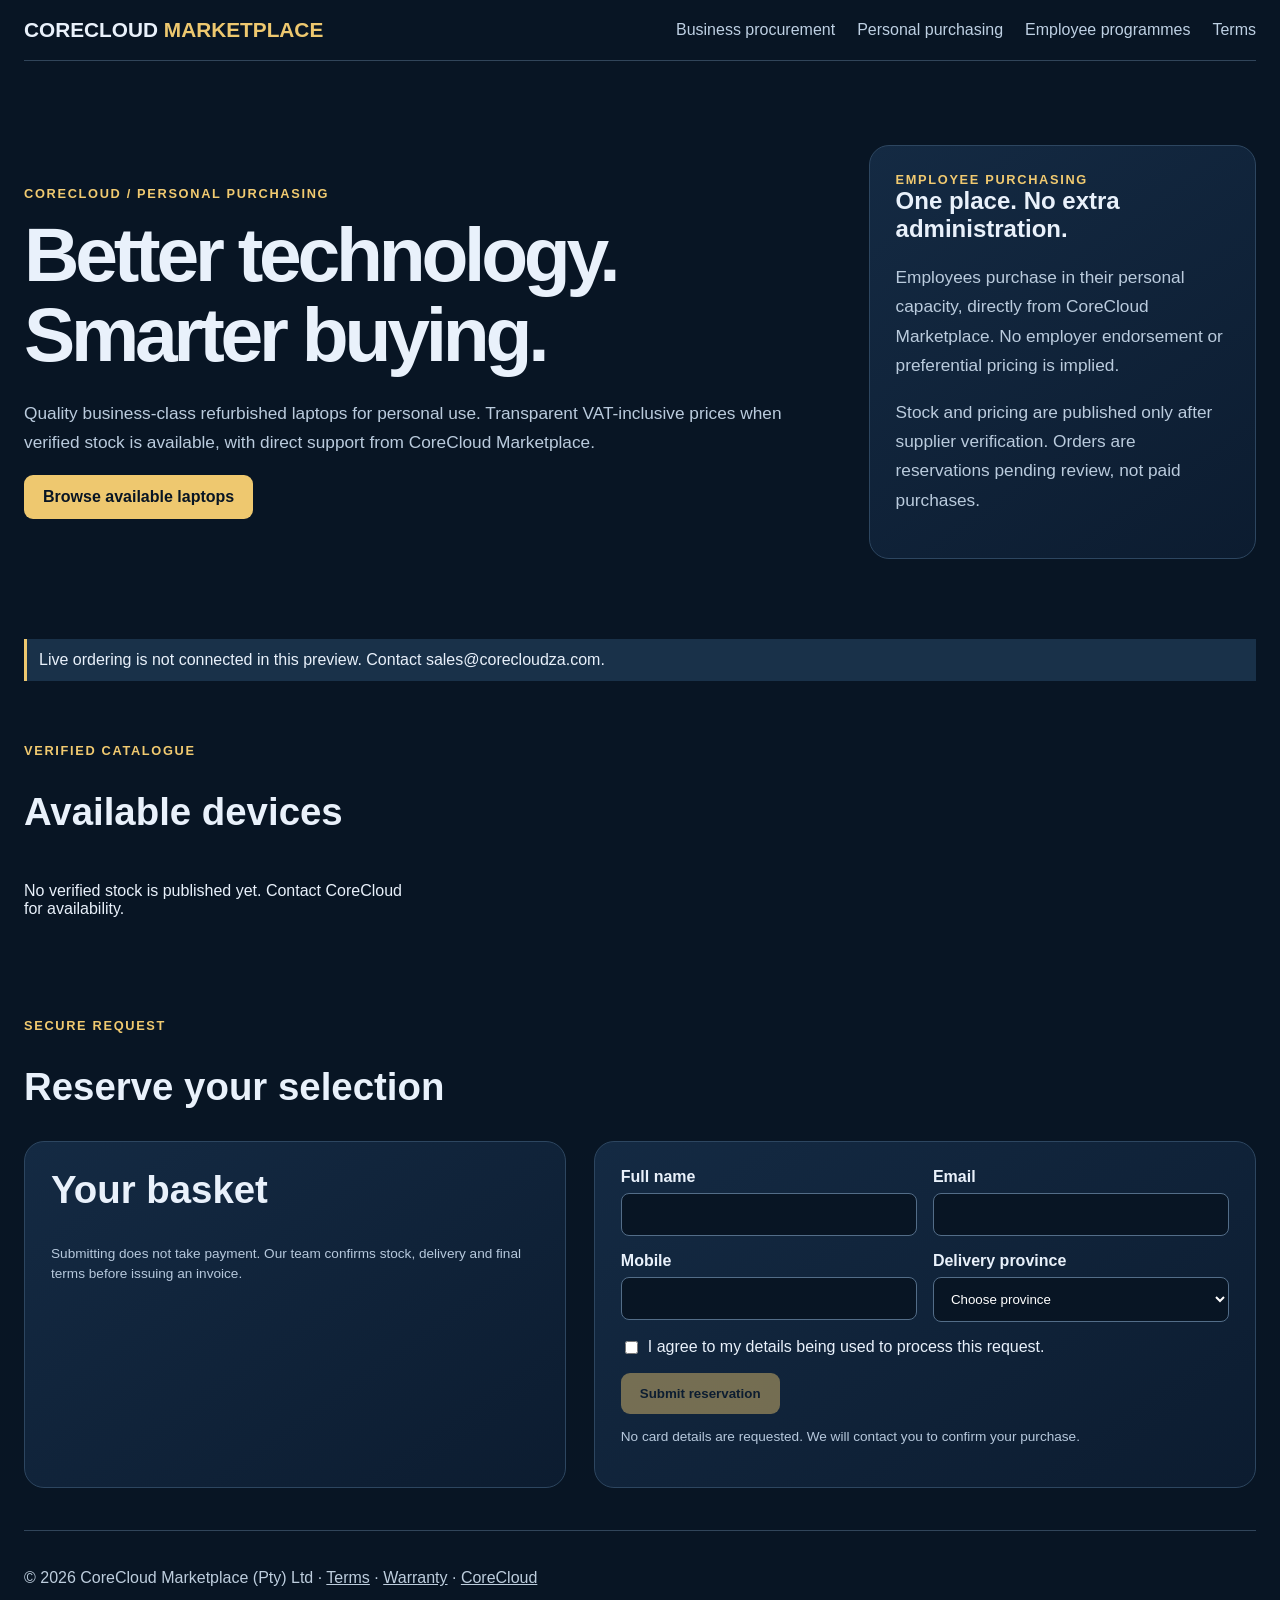
<file: shop.html>
<!doctype html><html lang="en"><head><meta charset="utf-8"><meta name="viewport" content="width=device-width,initial-scale=1"><meta name="description" content="CoreCloud Marketplace personal technology purchasing. Browse verified refurbished devices and submit an order reservation."><title>Personal Laptop Shop | CoreCloud Marketplace</title><link rel="stylesheet" href="assets/css/commerce-rc3.css"></head><body><div class="rc3-wrap"><header class="rc3-head"><a class="rc3-brand" href="index.html">CORECLOUD <span style="color:#eec86f">MARKETPLACE</span></a><nav class="rc3-nav" aria-label="Main navigation"><a href="index.html">Business procurement</a><a href="shop.html">Personal purchasing</a><a href="employee-programme.html">Employee programmes</a><a href="terms.html">Terms</a></nav></header><main id="rc3App"><section class="rc3-hero"><div><div class="rc3-label">CoreCloud / Personal purchasing</div><h1>Better technology.<br>Smarter buying.</h1><p>Quality business-class refurbished laptops for personal use. Transparent VAT-inclusive prices when verified stock is available, with direct support from CoreCloud Marketplace.</p><a class="rc3-button" style="display:inline-block;text-decoration:none" href="#products">Browse available laptops</a></div><aside class="rc3-panel"><div class="rc3-label">Employee purchasing</div><h2>One place. No extra administration.</h2><p>Employees purchase in their personal capacity, directly from CoreCloud Marketplace. No employer endorsement or preferential pricing is implied.</p><p class="rc3-note">Stock and pricing are published only after supplier verification. Orders are reservations pending review, not paid purchases.</p></aside></section><div id="rc3Status" class="rc3-status" role="status">Connecting to verified catalogue…</div><section class="rc3-section" id="products"><div class="rc3-label">Verified catalogue</div><h2>Available devices</h2><div class="rc3-grid" id="rc3Products"></div></section><section class="rc3-section" id="checkout"><div class="rc3-label">Secure request</div><h2>Reserve your selection</h2><div class="rc3-checkout"><div class="rc3-panel"><h2>Your basket</h2><div id="rc3Basket"></div><p class="rc3-note">Submitting does not take payment. Our team confirms stock, delivery and final terms before issuing an invoice.</p></div><div class="rc3-panel"><form class="rc3-form" id="rc3Order"><label>Full name<input name="customer" required maxlength="150" autocomplete="name"></label><label>Email<input name="email" type="email" required autocomplete="email"></label><label>Mobile<input name="phone" required autocomplete="tel"></label><label>Delivery province<select name="province" required><option value="">Choose province</option><option>Gauteng</option><option>Western Cape</option><option>KwaZulu-Natal</option><option>Eastern Cape</option><option>Mpumalanga</option><option>Limpopo</option><option>North West</option><option>Free State</option><option>Northern Cape</option></select></label><label class="wide" style="flex-direction:row;align-items:center;font-weight:400"><input style="width:auto" name="consent" type="checkbox" required> I agree to my details being used to process this request.</label><div class="wide"><button class="rc3-button" id="rc3Submit" type="submit" disabled>Submit reservation</button><p class="rc3-note">No card details are requested. We will contact you to confirm your purchase.</p></div></form></div></div></section></main><footer class="rc3-foot">© 2026 CoreCloud Marketplace (Pty) Ltd · <a href="terms.html">Terms</a> · <a href="warranty.html">Warranty</a> · <a href="https://www.corecloudza.com/">CoreCloud</a></footer></div><script src="assets/js/commerce-rc3.js" defer></script></body></html>
</file>
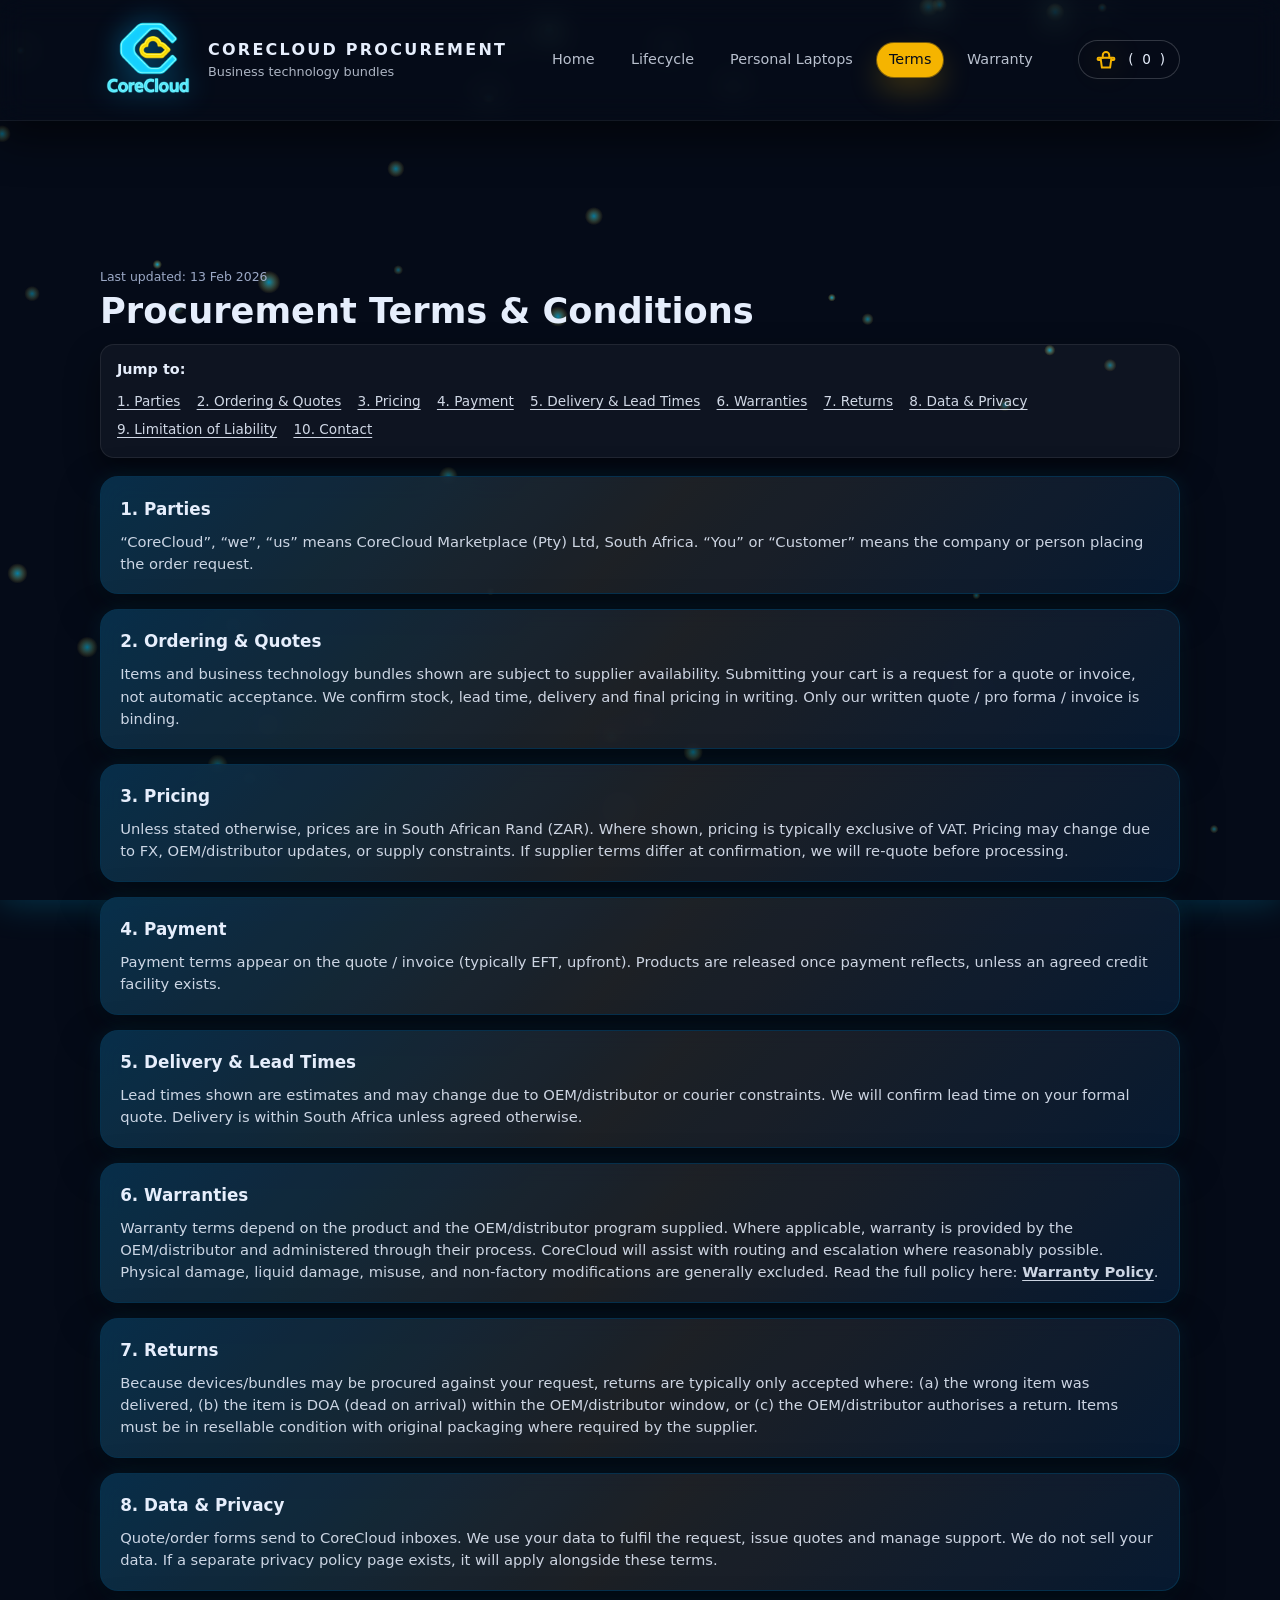
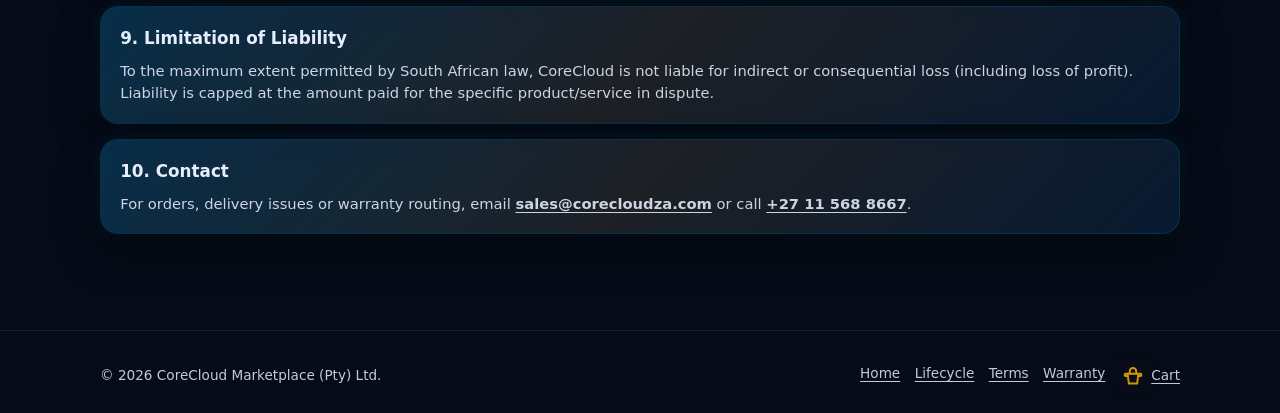
<file: terms.html>
<!DOCTYPE html>
<html lang="en">
<head>
  <!-- Meta -->
  <meta charset="UTF-8" />
  <meta name="viewport" content="width=device-width,initial-scale=1" />
  <title>Terms & Conditions — CoreCloud Procurement</title>
  <meta name="description" content="CoreCloud Procurement — ordering, pricing, delivery, warranty and returns terms for business technology bundles and business hardware in South Africa." />
  <meta name="theme-color" content="#050b18" />
  <link rel="canonical" href="https://www.corecloud-marketplace.com/terms.html" />
  <meta name="robots" content="index, follow" />

  <!-- Social -->
  <meta property="og:type" content="website" />
  <meta property="og:site_name" content="CoreCloud Procurement" />
  <meta property="og:title" content="Terms & Conditions — CoreCloud Procurement" />
  <meta property="og:description" content="Ordering, pricing, delivery, warranty and returns terms." />
  <meta property="og:url" content="https://www.corecloud-marketplace.com/terms.html" />
  <meta property="og:image" content="https://www.corecloud-marketplace.com/assets/images/corecloud-neon-logo.png" />
  <meta name="twitter:card" content="summary_large_image" />

  <!-- Assets -->
  <link rel="preload" href="assets/css/marketplace.css" as="style" />
  <link rel="stylesheet" href="assets/css/marketplace.css" />
  <link rel="preload" href="assets/images/corecloud-neon-logo.png" as="image" />
  <link rel="icon" href="assets/images/corecloud-neon-logo.png" />
  <script defer src="assets/js/auth.js"></script>

  <!-- Schema.org -->
  <script type="application/ld+json">
  {
    "@context":"https://schema.org",
    "@type":"TermsOfService",
    "name":"CoreCloud Procurement Terms",
    "url":"https://www.corecloud-marketplace.com/terms.html",
    "provider":{"@type":"Organization","name":"CoreCloud Marketplace (Pty) Ltd"},
    "inLanguage":"en-ZA",
    "dateModified":"2026-02-13"
  }
  </script>

  <style>
    html, body{ margin:0; padding:0; min-height:100%; }
    body{
      font-family: system-ui, -apple-system, BlinkMacSystemFont, "Segoe UI", sans-serif;
      background:#050b18;
      color:#e6eefc;
      line-height:1.5;
      position:relative;
      overflow-x:hidden;
    }
    a{ color:inherit; text-decoration:none; }
    .ccm-shell{ width:100%; max-width:1120px; margin:0 auto; padding:0 1.25rem; }

    /* ✅ FIX: Terms has NO banner, so reduce the top offset */
    .ccm-main{ padding-top:130px; }

    /* Match home header */
    .ccm-header{
      position:fixed; top:0; left:0; right:0; z-index:20;
      backdrop-filter:blur(14px);
      background:rgba(5,11,24,0.94);
      border-bottom:1px solid rgba(255,255,255,0.06);
      box-shadow:0 18px 40px rgba(0,0,0,0.55);
    }
    .ccm-header-inner{
      display:flex; align-items:center; justify-content:space-between;
      height:120px; column-gap:1.5rem;
    }
    .ccm-brand{ display:flex; align-items:center; gap:.75rem; }
    .ccm-logo{ height:96px; filter:drop-shadow(0 0 14px rgba(0,180,255,0.45)); }
    .ccm-brand-text{ display:flex; flex-direction:column; }
    .ccm-brand-title{ font-weight:600; font-size:1rem; }
    .ccm-brand-tagline{ font-size:.8rem; color:rgba(230,238,252,0.75); }

    .ccm-nav{ display:flex; align-items:center; gap:.75rem; }
    .ccm-nav-link{
      padding:.4rem .75rem; border-radius:999px; font-size:.9rem; opacity:.8;
      transition:background .16s ease, opacity .16s ease, transform .08s ease, box-shadow .16s ease;
    }
    .ccm-nav-link:hover{ opacity:1; background:rgba(255,255,255,0.06); transform:translateY(-1px); }
    .ccm-nav-link.is-active{
      background:#f5b400; color:#050b18; opacity:1;
      box-shadow:0 0 0 1px rgba(245,180,0,.45), 0 14px 30px rgba(245,180,0,.22);
    }

    .ccm-actions{ display:flex; align-items:center; gap:.75rem; }

    /* Update Cart link to match other pages (icon + spacing) */
    .ccm-cart-link{
      font-size:.85rem;
      padding:.35rem .9rem;
      border-radius:999px;
      border:1px solid rgba(255,255,255,0.18);
      background:rgba(5,11,24,0.8);
      display:inline-flex;
      align-items:center;
      gap:.55rem;
    }
    .ccm-cart-ico{
      width:26px; height:26px; display:inline-block;
      color:#f5b400;
      filter:drop-shadow(0 0 14px rgba(245,180,0,0.28));
    }

    .ccm-burger{
      display:none; background:none; border:1px solid rgba(255,255,255,.4);
      color:#e6eefc; padding:.35rem .7rem; border-radius:999px;
      font-size:.8rem; cursor:pointer;
    }
    .ccm-burger span{ display:block; width:16px; height:1.6px; background:#e6eefc; margin:3px 0; }

    /* Page blocks to match marketplace cards */
    .ccm-section{ padding:1.05rem 0 2.5rem; } /* slightly tighter top */
    .pd-block{
      border-radius:18px;
      padding:1.15rem 1.2rem;
      background:rgba(9,18,40,0.88);
      border:1px solid rgba(0,198,255,0.18);
      box-shadow:0 16px 38px rgba(0,0,0,0.55), 0 0 22px rgba(0,198,255,0.10);
      backdrop-filter:blur(14px);
      margin:.95rem 0;
      position:relative;
      overflow:hidden;
    }
    .pd-block:before{
      content:"";
      position:absolute; inset:-1px;
      border-radius:18px;
      pointer-events:none;
      background:linear-gradient(135deg, rgba(0,198,255,0.18), rgba(245,180,0,0.10), rgba(0,198,255,0.06));
      opacity:.9;
      mix-blend-mode:screen;
    }
    .pd-block > *{ position:relative; z-index:1; }
    .pd-block h3{ margin:.05rem 0 .55rem; font-size:1.05rem; }
    .small.muted{ font-size:.92rem; color:rgba(230,238,252,0.88); margin:0; }

    /* Tight page title spacing (remove excess space above title) */
    .page-title{
      font-size:2.2rem;
      line-height:1.12;
      margin:.2rem 0 .55rem; /* tight */
    }
    .last-upd{
      font-size:.78rem;
      color:rgba(156,169,198,1);
      margin:0 0 .25rem; /* tight */
    }

    /* TOC */
    .toc{
      background:rgba(255,255,255,.04);
      border:1px solid rgba(255,255,255,.08);
      border-radius:14px;
      padding:.9rem 1rem;
      margin:.85rem 0 1.15rem; /* slightly tighter */
      box-shadow:0 16px 34px rgba(0,0,0,0.45);
    }
    .toc a{
      display:inline-block;
      margin:.22rem .7rem .22rem 0;
      font-size:.85rem;
      opacity:.9;
      text-decoration:underline;
      text-underline-offset:3px;
    }

    /* Footer (lightweight, consistent tone) */
    .ccm-footer{
      border-top:1px solid rgba(255,255,255,0.08);
      background:#050712;
      padding:2rem 0 1.5rem;
      margin-top:2.5rem;
    }

    /* Particles + layering */
    #bgParticles{
      position:fixed; inset:0; width:100vw; height:100vh;
      z-index:0; pointer-events:none; filter:drop-shadow(0 0 18px rgba(0,198,255,.25));
    }
    body.has-particles .ccm-header,
    body.has-particles .ccm-main,
    body.has-particles .ccm-footer{ position:relative; z-index:1; background:transparent; }

    /* =======================
       FLOATING BASKET (match other pages)
       ======================= */
    .float-basket{
      position:fixed;
      right:18px;
      bottom:18px;
      z-index:50;
      display:none; /* shown via JS when cart has items */
    }
    .float-basket a{
      display:flex;
      align-items:center;
      gap:.6rem;
      border-radius:999px;
      padding:.62rem .85rem;
      background:rgba(9,18,40,0.92);
      border:1px solid rgba(0,198,255,0.42);
      box-shadow:0 18px 40px rgba(0,0,0,0.55), 0 0 22px rgba(0,198,255,0.14);
      backdrop-filter:blur(14px);
      transition:transform .10s ease, box-shadow .16s ease, border-color .16s ease, background .16s ease, opacity .16s ease;
      opacity:.96;
    }
    .float-basket a:hover{
      transform:translateY(-2px);
      border-color:rgba(0,198,255,0.65);
      box-shadow:0 22px 50px rgba(0,0,0,0.62), 0 0 26px rgba(0,198,255,0.18);
      opacity:1;
    }
    .fb-icon{
      width:42px; height:42px;
      border-radius:999px;
      display:grid; place-items:center;
      background:linear-gradient(135deg, rgba(245,180,0,0.30), rgba(245,180,0,0.12));
      border:1px solid rgba(255,255,255,0.10);
      box-shadow:0 0 18px rgba(245,180,0,0.18);
      color:#f5b400;
    }
    .fb-icon svg{ width:22px; height:22px; }
    .fb-text{ display:flex; flex-direction:column; line-height:1.05; }
    .fb-title{ font-size:.78rem; opacity:.92; }
    .fb-sub{ font-size:.72rem; color:rgba(230,238,252,0.78); }
    .fb-count{
      margin-left:.35rem;
      min-width:30px;
      height:30px;
      padding:0 .6rem;
      border-radius:999px;
      display:inline-flex; align-items:center; justify-content:center;
      background:linear-gradient(135deg,#f5b400,#ffd970);
      color:#050b18;
      font-weight:900;
      font-size:.8rem;
      box-shadow:0 12px 24px rgba(245,180,0,.22);
    }

    @media (max-width:720px){
      .ccm-header-inner{ height:auto; padding:.75rem 0; }
      .ccm-logo{ height:72px; }
      .ccm-burger{ display:inline-flex; }
      .ccm-nav{ display:none; flex-direction:column; align-items:flex-start; margin-top:.75rem; width:100%; }
      .ccm-nav.open{
        display:flex;
        background:radial-gradient(circle at top, rgba(11,22,52,0.98), rgba(5,11,24,0.98));
        padding:.75rem .9rem;
        border-radius:18px;
        border:1px solid rgba(255,255,255,0.08);
        box-shadow:0 18px 40px rgba(0,0,0,0.8);
      }

      /* ✅ FIX: reduce mobile offset too */
      .ccm-main{ padding-top:150px; }

      .float-basket{ right:14px; bottom:14px; }
      .float-basket a{ padding:.58rem .78rem; }
      .fb-text{ display:none; } /* compact on mobile */
    }

    @media print{
      .ccm-header,.ccm-footer,.ccm-burger,.float-basket{display:none!important}
      body{background:#fff;color:#000}
      a{color:#000;text-decoration:underline}
      .pd-block{ box-shadow:none; border:1px solid #ddd; }
      .pd-block:before{ display:none; }
    }
  </style>
</head>

<body class="has-particles" id="top">
  <canvas id="bgParticles" aria-hidden="true"></canvas>

  <!-- HEADER -->
  <header class="ccm-header">
    <div class="ccm-shell ccm-header-inner">
      <a href="index.html" class="ccm-brand">
        <img src="assets/images/corecloud-neon-logo.png" alt="CoreCloud Procurement" class="ccm-logo" width="256" height="256" decoding="async" />
        <div class="ccm-brand-text">
          <span class="ccm-brand-title">CoreCloud Procurement</span>
          <span class="ccm-brand-tagline">Business technology bundles</span>
        </div>
      </a>

      <nav class="ccm-nav" aria-label="Primary navigation">
        <a href="index.html" class="ccm-nav-link">Home</a>
        <a href="lifecycle.html" class="ccm-nav-link">Lifecycle</a>
        <a href="employee-purchase.html" class="ccm-nav-link">Personal Laptops</a>
        <a href="terms.html" class="ccm-nav-link is-active" aria-current="page">Terms</a>
        <a href="warranty.html" class="ccm-nav-link">Warranty</a>
      </nav>

      <div class="ccm-actions">
        <a href="cart.html" class="ccm-cart-link" aria-label="Basket">
          <svg class="ccm-cart-ico" viewBox="0 0 24 24" fill="none" aria-hidden="true">
            <path d="M7 10h10l-1.2 9H8.2L7 10Z" stroke="currentColor" stroke-width="1.8" stroke-linejoin="round"/>
            <path d="M9 10V7.6A3 3 0 0 1 12 4.6a3 3 0 0 1 3 3V10" stroke="currentColor" stroke-width="1.8" stroke-linecap="round"/>
            <path d="M6.4 10H5.2c-.6 0-1 .4-1 1v0c0 .6.4 1 1 1H6.6" stroke="currentColor" stroke-width="1.8" stroke-linecap="round"/>
            <path d="M17.4 10h1.4c.6 0 1 .4 1 1v0c0 .6-.4 1-1 1H17.2" stroke="currentColor" stroke-width="1.8" stroke-linecap="round"/>
          </svg>
          (<span id="ccmCartCount">0</span>)
        </a>

        <button class="ccm-burger" id="menuToggle" aria-label="Toggle navigation" aria-expanded="false">
          <span></span><span></span><span></span>
        </button>
      </div>
    </div>
  </header>

  <!-- FLOATING BASKET -->
  <div class="float-basket" id="floatBasket" aria-live="polite">
    <a href="cart.html" aria-label="Open basket">
      <span class="fb-icon" aria-hidden="true">
        <svg viewBox="0 0 24 24" fill="none" xmlns="http://www.w3.org/2000/svg">
          <path d="M7 10h10l-1.2 9H8.2L7 10Z" stroke="currentColor" stroke-width="1.9" stroke-linejoin="round"/>
          <path d="M9 10V7.6A3 3 0 0 1 12 4.6a3 3 0 0 1 3 3V10" stroke="currentColor" stroke-width="1.9" stroke-linecap="round"/>
          <path d="M6.4 10H5.2c-.6 0-1 .4-1 1v0c0 .6.4 1 1 1H6.6" stroke="currentColor" stroke-width="1.9" stroke-linecap="round"/>
          <path d="M17.4 10h1.4c.6 0 1 .4 1 1v0c0 .6-.4 1-1 1H17.2" stroke="currentColor" stroke-width="1.9" stroke-linecap="round"/>
        </svg>
      </span>
      <span class="fb-text">
        <span class="fb-title">Quote cart</span>
        <span class="fb-sub"><span id="fbCountText">0</span> bundles</span>
      </span>
      <span class="fb-count" id="fbCount">0</span>
    </a>
  </div>

  <!-- BODY -->
  <main class="ccm-main">
    <section class="ccm-section">
      <div class="ccm-shell">
        <p class="last-upd">Last updated: 13 Feb 2026</p>
        <h1 class="page-title">Procurement Terms & Conditions</h1>

        <nav class="toc" aria-label="On this page">
          <strong style="display:block;margin-bottom:.45rem;font-size:.9rem;">Jump to:</strong>
          <a href="#parties">1. Parties</a>
          <a href="#ordering">2. Ordering & Quotes</a>
          <a href="#pricing">3. Pricing</a>
          <a href="#payment">4. Payment</a>
          <a href="#delivery">5. Delivery & Lead Times</a>
          <a href="#warranties">6. Warranties</a>
          <a href="#returns">7. Returns</a>
          <a href="#privacy">8. Data & Privacy</a>
          <a href="#liability">9. Limitation of Liability</a>
          <a href="#contact">10. Contact</a>
        </nav>

        <div class="pd-block" id="parties">
          <h3>1. Parties</h3>
          <p class="small muted">“CoreCloud”, “we”, “us” means CoreCloud Marketplace (Pty) Ltd, South Africa. “You” or “Customer” means the company or person placing the order request.</p>
        </div>

        <div class="pd-block" id="ordering">
          <h3>2. Ordering & Quotes</h3>
          <p class="small muted">
            Items and business technology bundles shown are subject to supplier availability. Submitting your cart is a request for a quote or invoice, not automatic acceptance.
            We confirm stock, lead time, delivery and final pricing in writing. Only our written quote / pro forma / invoice is binding.
          </p>
        </div>

        <div class="pd-block" id="pricing">
          <h3>3. Pricing</h3>
          <p class="small muted">
            Unless stated otherwise, prices are in South African Rand (ZAR). Where shown, pricing is typically exclusive of VAT.
            Pricing may change due to FX, OEM/distributor updates, or supply constraints. If supplier terms differ at confirmation, we will re-quote before processing.
          </p>
        </div>

        <div class="pd-block" id="payment">
          <h3>4. Payment</h3>
          <p class="small muted">
            Payment terms appear on the quote / invoice (typically EFT, upfront). Products are released once payment reflects, unless an agreed credit facility exists.
          </p>
        </div>

        <div class="pd-block" id="delivery">
          <h3>5. Delivery & Lead Times</h3>
          <p class="small muted">
            Lead times shown are estimates and may change due to OEM/distributor or courier constraints. We will confirm lead time on your formal quote.
            Delivery is within South Africa unless agreed otherwise.
          </p>
        </div>

        <div class="pd-block" id="warranties">
          <h3>6. Warranties</h3>
          <p class="small muted">
            Warranty terms depend on the product and the OEM/distributor program supplied. Where applicable, warranty is provided by the OEM/distributor and administered through their process.
            CoreCloud will assist with routing and escalation where reasonably possible. Physical damage, liquid damage, misuse, and non-factory modifications are generally excluded.
            Read the full policy here: <a href="warranty.html" style="text-decoration:underline;text-underline-offset:3px;"><strong>Warranty Policy</strong></a>.
          </p>
        </div>

        <div class="pd-block" id="returns">
          <h3>7. Returns</h3>
          <p class="small muted">
            Because devices/bundles may be procured against your request, returns are typically only accepted where:
            (a) the wrong item was delivered, (b) the item is DOA (dead on arrival) within the OEM/distributor window, or (c) the OEM/distributor authorises a return.
            Items must be in resellable condition with original packaging where required by the supplier.
          </p>
        </div>

        <div class="pd-block" id="privacy">
          <h3>8. Data & Privacy</h3>
          <p class="small muted">
            Quote/order forms send to CoreCloud inboxes. We use your data to fulfil the request, issue quotes and manage support.
            We do not sell your data. If a separate privacy policy page exists, it will apply alongside these terms.
          </p>
        </div>

        <div class="pd-block" id="liability">
          <h3>9. Limitation of Liability</h3>
          <p class="small muted">
            To the maximum extent permitted by South African law, CoreCloud is not liable for indirect or consequential loss (including loss of profit).
            Liability is capped at the amount paid for the specific product/service in dispute.
          </p>
        </div>

        <div class="pd-block" id="contact">
          <h3>10. Contact</h3>
          <p class="small muted">
            For orders, delivery issues or warranty routing, email
            <a href="mailto:sales@corecloudza.com" style="text-decoration:underline;text-underline-offset:3px;"><strong>sales@corecloudza.com</strong></a>
            or call <a href="tel:+27115688667" style="text-decoration:underline;text-underline-offset:3px;"><strong>+27 11 568 8667</strong></a>.
          </p>
        </div>
      </div>
    </section>
  </main>

  <!-- FOOTER -->
  <footer class="ccm-footer">
    <div class="ccm-shell" style="font-size:.85rem;opacity:.85;display:flex;flex-wrap:wrap;gap:1rem;align-items:center;justify-content:space-between;">
      <div>© <span id="year"></span> CoreCloud Marketplace (Pty) Ltd.</div>
      <div style="display:flex;gap:.9rem;flex-wrap:wrap;">
        <a href="index.html" style="text-decoration:underline;text-underline-offset:3px;">Home</a>
        <a href="lifecycle.html" style="text-decoration:underline;text-underline-offset:3px;">Lifecycle</a>
        <a href="terms.html" style="text-decoration:underline;text-underline-offset:3px;">Terms</a>
        <a href="warranty.html" style="text-decoration:underline;text-underline-offset:3px;">Warranty</a>
        <a href="cart.html" style="text-decoration:underline;text-underline-offset:3px;display:inline-flex;align-items:center;gap:.35rem;">
          <svg class="ccm-cart-ico" viewBox="0 0 24 24" fill="none" aria-hidden="true">
            <path d="M7 10h10l-1.2 9H8.2L7 10Z" stroke="currentColor" stroke-width="1.8" stroke-linejoin="round"/>
            <path d="M9 10V7.6A3 3 0 0 1 12 4.6a3 3 0 0 1 3 3V10" stroke="currentColor" stroke-width="1.8" stroke-linecap="round"/>
            <path d="M6.4 10H5.2c-.6 0-1 .4-1 1v0c0 .6.4 1 1 1H6.6" stroke="currentColor" stroke-width="1.8" stroke-linecap="round"/>
            <path d="M17.4 10h1.4c.6 0 1 .4 1 1v0c0 .6-.4 1-1 1H17.2" stroke="currentColor" stroke-width="1.8" stroke-linecap="round"/>
          </svg>
          Cart
        </a>
      </div>
    </div>
  </footer>

  <script>
    // Year
    document.getElementById('year').textContent = new Date().getFullYear();

    // Mobile nav toggle
    (function(){
      const toggle = document.getElementById('menuToggle');
      const nav = document.querySelector('.ccm-nav');
      if(!toggle || !nav) return;
      toggle.addEventListener('click', () => {
        const open = nav.classList.toggle('open');
        toggle.setAttribute('aria-expanded', String(open));
      });
    })();

    // Cart helpers
    function getCart(){
      try{ return JSON.parse(localStorage.getItem('ccm-cart') || '[]'); }
      catch(e){ return []; }
    }
    function setCart(c){ localStorage.setItem('ccm-cart', JSON.stringify(c)); }

    function syncCartBadges(){
      const c = getCart();
      const count = c.length;

      // Header count
      const headSpan = document.getElementById('ccmCartCount');
      if(headSpan) headSpan.textContent = String(count);

      // Floating basket
      const fb = document.getElementById('floatBasket');
      const fbCount = document.getElementById('fbCount');
      const fbCountText = document.getElementById('fbCountText');

      if(fbCount) fbCount.textContent = String(count);
      if(fbCountText) fbCountText.textContent = String(count);

      if(fb){
        fb.style.display = count > 0 ? 'block' : 'none';
      }
    }
    syncCartBadges();

    // Particles (same engine as other marketplace pages)
    (function(){
      const c = document.getElementById('bgParticles');
      if(!c) return;
      const ctx = c.getContext('2d');
      let w, h, dpr = window.devicePixelRatio || 1;

      function resize(){
        const bw = window.innerWidth, bh = window.innerHeight;
        c.style.width = bw + 'px';
        c.style.height = bh + 'px';
        c.width = Math.floor(bw * dpr);
        c.height = Math.floor(bh * dpr);
        ctx.setTransform(dpr, 0, 0, dpr, 0, 0);
        w = bw; h = bh;
      }
      resize();
      window.addEventListener('resize', resize);

      const COUNT = 46; /* match home */
      const parts = Array.from({length: COUNT}).map(() => ({
        x: Math.random()*w,
        y: Math.random()*h,
        r: 1.2 + Math.random()*2.4,
        vx: -0.22 + Math.random()*0.44,
        vy: -0.22 + Math.random()*0.44,
        o: 0.22 + Math.random()*0.42
      }));

      function tick(){
        ctx.clearRect(0,0,w,h);
        for(const p of parts){
          p.x += p.vx; p.y += p.vy;
          if(p.x < -20) p.x = w+10;
          if(p.x > w+20) p.x = -10;
          if(p.y < -20) p.y = h+10;
          if(p.y > h+20) p.y = -10;

          const grad = ctx.createRadialGradient(p.x,p.y,0,p.x,p.y,p.r*4);
          grad.addColorStop(0, `rgba(0,198,255,${p.o+0.15})`);
          grad.addColorStop(0.8, `rgba(255,210,63,0)`);
          ctx.fillStyle = grad;
          ctx.beginPath();
          ctx.arc(p.x,p.y,p.r*4,0,Math.PI*2);
          ctx.fill();
        }
        requestAnimationFrame(tick);
      }
      tick();
    })();
  </script>
</body>
</html>
</file>
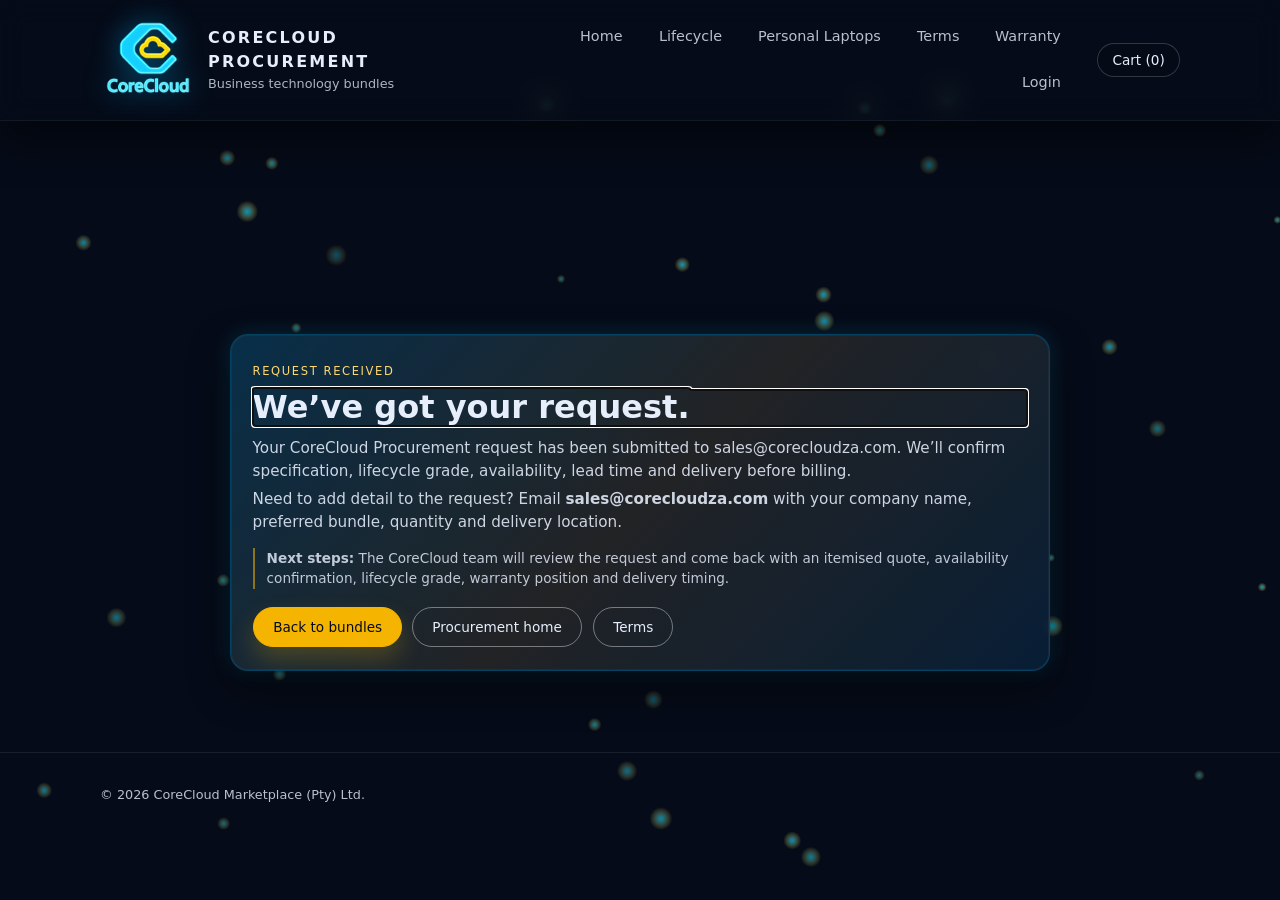
<file: thank-you.html>
<!DOCTYPE html>
<html lang="en">
<head>
  <meta charset="UTF-8" />
  <meta name="viewport" content="width=device-width,initial-scale=1" />

  <title>Thank you — CoreCloud Procurement</title>
  <meta name="description" content="CoreCloud Procurement quote received. We will confirm stock, lead time and delivery." />
  <meta name="theme-color" content="#050b18" />
  <meta name="robots" content="noindex, nofollow" />
  <link rel="canonical" href="https://www.corecloud-marketplace.com/thank-you.html" />

  <!-- Social -->
  <meta property="og:type" content="website" />
  <meta property="og:site_name" content="CoreCloud Procurement" />
  <meta property="og:title" content="Thank you — CoreCloud Procurement" />
  <meta property="og:description" content="We’ve received your request. We’ll confirm stock, lead time and delivery." />
  <meta property="og:url" content="https://www.corecloud-marketplace.com/thank-you.html" />
  <meta property="og:image" content="https://www.corecloud-marketplace.com/assets/images/corecloud-neon-logo.png" />
  <meta name="twitter:card" content="summary_large_image" />

  <!-- Assets -->
  <link rel="preload" href="assets/css/marketplace.css" as="style" />
  <link rel="preload" href="assets/images/corecloud-neon-logo.png" as="image" />
  <link rel="stylesheet" href="assets/css/marketplace.css" />
  <link rel="icon" href="assets/images/corecloud-neon-logo.png" />
  <script defer src="assets/js/auth.js"></script>

  <!-- Schema -->
  <script type="application/ld+json">
  {
    "@context":"https://schema.org",
    "@type":"WebPage",
    "name":"Thank you — CoreCloud Procurement",
    "url":"https://www.corecloud-marketplace.com/thank-you.html",
    "isPartOf":{"@type":"WebSite","name":"CoreCloud Procurement","url":"https://www.corecloud-marketplace.com/"},
    "dateModified":"2026-02-17"
  }
  </script>

  <style>
    html, body{ margin:0; padding:0; min-height:100%; }
    body{
      font-family: system-ui, -apple-system, BlinkMacSystemFont, "Segoe UI", sans-serif;
      background:#050b18;
      color:#e6eefc;
      line-height:1.5;
      position:relative;
      overflow-x:hidden;
    }
    a{ color:inherit; text-decoration:none; }
    .ccm-shell{ width:100%; max-width:1120px; margin:0 auto; padding:0 1.25rem; }
    .ccm-main{ padding-top:175px; }

    /* Header (match index/login) */
    .ccm-header{
      position:fixed; top:0; left:0; right:0; z-index:20;
      backdrop-filter:blur(14px);
      background:rgba(5,11,24,0.94);
      border-bottom:1px solid rgba(255,255,255,0.06);
      box-shadow:0 18px 40px rgba(0,0,0,0.55);
    }
    .ccm-header-inner{
      display:flex; align-items:center; justify-content:space-between;
      height:120px; column-gap:1.5rem;
    }
    .ccm-brand{ display:flex; align-items:center; gap:.75rem; }
    .ccm-logo{ height:96px; filter:drop-shadow(0 0 14px rgba(0,180,255,0.45)); }
    .ccm-brand-text{ display:flex; flex-direction:column; }
    .ccm-brand-title{ font-weight:600; font-size:1rem; }
    .ccm-brand-tagline{ font-size:.8rem; color:rgba(230,238,252,0.75); }

    .ccm-nav{ display:flex; align-items:center; gap:.75rem; }
    .ccm-nav-link{
      padding:.4rem .75rem; border-radius:999px; font-size:.9rem; opacity:.8;
      transition:background .16s ease, opacity .16s ease, transform .08s ease, box-shadow .16s ease;
    }
    .ccm-nav-link:hover{ opacity:1; background:rgba(255,255,255,0.06); transform:translateY(-1px); }

    .ccm-actions{ display:flex; align-items:center; gap:.75rem; }
    .ccm-cart-link{
      font-size:.85rem; padding:.35rem .9rem; border-radius:999px;
      border:1px solid rgba(255,255,255,0.18);
      background:rgba(5,11,24,0.8);
    }
    .ccm-burger{
      display:none; background:none; border:1px solid rgba(255,255,255,.4);
      color:#e6eefc; padding:.35rem .7rem; border-radius:999px;
      font-size:.8rem; cursor:pointer;
    }
    .ccm-burger span{ display:block; width:16px; height:1.6px; background:#e6eefc; margin:3px 0; }

    /* Thank you layout */
    .ty-wrap{ padding:2.4rem 0 2.6rem; }
    .ty-card{
      border-radius:18px;
      padding:1.4rem 1.35rem;
      background:rgba(9,18,40,0.88);
      border:1px solid rgba(0,198,255,0.28);
      box-shadow:
        0 16px 38px rgba(0,0,0,0.55),
        0 0 0 1px rgba(255,255,255,0.04) inset,
        0 0 22px rgba(0,198,255,0.18);
      backdrop-filter:blur(14px);
      position:relative;
      overflow:hidden;
      max-width:820px;
      margin:0 auto;
    }
    .ty-card:before{
      content:"";
      position:absolute; inset:-1px;
      border-radius:18px;
      pointer-events:none;
      background:linear-gradient(135deg, rgba(0,198,255,0.18), rgba(245,180,0,0.12), rgba(0,198,255,0.08));
      opacity:.9;
      mix-blend-mode:screen;
    }
    .ty-card > *{ position:relative; z-index:1; }

    .ty-badge{
      display:inline-block;
      font-size:.72rem;
      letter-spacing:.14em;
      text-transform:uppercase;
      color:#ffd970;
      margin-bottom:.65rem;
    }
    .ty-title{
      font-size:2rem;
      line-height:1.1;
      margin:0 0 .7rem;
    }
    .ty-meta{
      margin:.35rem 0;
      color:rgba(230,238,252,0.88);
      font-size:.95rem;
    }
    .ty-note{
      margin-top:.9rem;
      font-size:.85rem;
      color:rgba(230,238,252,0.82);
      border-left:2px solid rgba(245,180,0,.55);
      padding-left:.75rem;
    }

    .ty-actions{
      display:flex;
      gap:.65rem;
      flex-wrap:wrap;
      margin-top:1.15rem;
    }
    .ccm-btn{
      display:inline-flex; align-items:center; justify-content:center;
      padding:.55rem 1.2rem; border-radius:999px;
      border:1px solid transparent; font-size:.85rem; cursor:pointer;
      transition:background .16s ease, border-color .16s ease, transform .08s ease, box-shadow .16s ease;
      white-space:nowrap;
    }
    .ccm-btn.primary{
      background:#f5b400; color:#050b18; border-color:#f5b400;
      box-shadow:0 12px 24px rgba(245,180,0,.22);
    }
    .ccm-btn.primary:hover{ transform:translateY(-1px); box-shadow:0 18px 34px rgba(245,180,0,.26); }
    .ccm-btn.ghost{ background:transparent; border-color:rgba(255,255,255,0.4); color:#e6eefc; }
    .ccm-btn.ghost:hover{ background:rgba(255,255,255,0.06); box-shadow:0 0 0 1px rgba(0,198,255,.22), 0 16px 34px rgba(0,198,255,.12); }

    /* Footer */
    .ccm-footer{
      border-top:1px solid rgba(255,255,255,0.08);
      background:#050712;
      padding:2rem 0 1.5rem;
      margin-top:2.5rem;
    }

    /* Particles */
    #bgParticles{
      position:fixed; inset:0; width:100vw; height:100vh;
      z-index:0; pointer-events:none;
      filter:drop-shadow(0 0 18px rgba(0,198,255,.25));
    }
    body.has-particles .ccm-header,
    body.has-particles .ccm-main,
    body.has-particles .ccm-footer{
      position:relative; z-index:1; background:transparent;
    }

    @media (max-width:720px){
      .ccm-header-inner{ height:auto; padding:.75rem 0; }
      .ccm-logo{ height:72px; }
      .ccm-burger{ display:inline-flex; }
      .ccm-nav{ display:none; flex-direction:column; align-items:flex-start; margin-top:.75rem; width:100%; }
      .ccm-nav.open{
        display:flex;
        background:radial-gradient(circle at top, rgba(11,22,52,0.98), rgba(5,11,24,0.98));
        padding:.75rem .9rem;
        border-radius:18px;
        border:1px solid rgba(255,255,255,0.08);
        box-shadow:0 18px 40px rgba(0,0,0,0.8);
      }
      .ccm-main{ padding-top:220px; }
    }
  </style>
</head>

<body class="has-particles" id="top">
  <canvas id="bgParticles" aria-hidden="true"></canvas>

  <!-- HEADER -->
  <header class="ccm-header">
    <div class="ccm-shell ccm-header-inner">
      <a href="index.html" class="ccm-brand">
        <img src="assets/images/corecloud-neon-logo.png" alt="CoreCloud Procurement" class="ccm-logo" width="256" height="256" decoding="async" />
        <div class="ccm-brand-text">
          <span class="ccm-brand-title">CoreCloud Procurement</span>
          <span class="ccm-brand-tagline">Business technology bundles</span>
        </div>
      </a>

      <nav class="ccm-nav" aria-label="Main navigation">
        <a href="index.html" class="ccm-nav-link">Home</a>
        <a href="lifecycle.html" class="ccm-nav-link">Lifecycle</a>
        <a href="employee-purchase.html" class="ccm-nav-link">Personal Laptops</a>
        <a href="terms.html" class="ccm-nav-link">Terms</a>
        <a href="warranty.html" class="ccm-nav-link">Warranty</a>
        <a href="login.html" class="ccm-nav-link">Login</a>
      </nav>

      <div class="ccm-actions">
        <a href="cart.html" class="ccm-cart-link">Cart (<span id="ccmCartCount">0</span>)</a>
        <button class="ccm-burger" id="menuToggle" aria-label="Toggle navigation" aria-expanded="false">
          <span></span><span></span><span></span>
        </button>
      </div>
    </div>
  </header>

  <!-- BODY -->
  <main class="ccm-main">
    <section class="ccm-shell ty-wrap">
      <div class="ty-card" role="status" aria-live="polite">
        <div class="ty-badge">Request received</div>
        <h1 class="ty-title" tabindex="-1" id="tyTitle">We’ve got your request.</h1>

        <p class="ty-meta">
          Your CoreCloud Procurement request has been submitted to sales@corecloudza.com. We’ll confirm specification, lifecycle grade, availability, lead time and delivery before billing.
        </p>
        <p class="ty-meta">
          Need to add detail to the request? Email <strong><a href="mailto:sales@corecloudza.com">sales@corecloudza.com</a></strong> with your company name, preferred bundle, quantity and delivery location.
        </p>

        <div class="ty-note">
          <strong>Next steps:</strong> The CoreCloud team will review the request and come back with an itemised quote, availability confirmation, lifecycle grade, warranty position and delivery timing.
        </div>

        <div class="ty-actions">
          <a href="index.html#featured" class="ccm-btn primary">Back to bundles</a>
          <a href="index.html" class="ccm-btn ghost">Procurement home</a>
          <a href="terms.html" class="ccm-btn ghost">Terms</a>
        </div>
      </div>
    </section>
  </main>

  <!-- FOOTER -->
  <footer class="ccm-footer">
    <div class="ccm-shell" style="font-size:.8rem;opacity:.8;">
      © <span id="year"></span> CoreCloud Marketplace (Pty) Ltd.
    </div>
  </footer>

  <script>
    // Focus the H1 for accessibility after navigation
    (function(){
      const ty = document.getElementById('tyTitle');
      if(ty) ty.focus();
    })();

    // Year
    (function(){
      const y = document.getElementById('year');
      if(y) y.textContent = new Date().getFullYear();
    })();

    // Mobile nav
    (function(){
      const toggle = document.getElementById('menuToggle');
      const nav = document.querySelector('.ccm-nav');
      if(!toggle || !nav) return;
      toggle.addEventListener('click', () => {
        const open = nav.classList.toggle('open');
        toggle.setAttribute('aria-expanded', String(open));
      });
    })();

    // Clear cart on thank-you (post-submit landing) and update count
    (function(){
      try { localStorage.removeItem('ccm-cart'); } catch(e) {}
      const span = document.getElementById('ccmCartCount');
      if(span) span.textContent = '0';
    })();

    // Particles (same engine)
    (function(){
      const c = document.getElementById('bgParticles');
      if(!c) return;
      const ctx = c.getContext('2d');
      let w, h, dpr = window.devicePixelRatio || 1;

      function resize(){
        const bw = window.innerWidth, bh = window.innerHeight;
        c.style.width = bw+'px'; c.style.height = bh+'px';
        c.width = Math.floor(bw*dpr); c.height = Math.floor(bh*dpr);
        ctx.setTransform(dpr,0,0,dpr,0,0);
        w=bw; h=bh;
      }
      resize(); window.addEventListener('resize', resize);

      const COUNT = 46;
      const parts = Array.from({length:COUNT}).map(()=>({
        x: Math.random()*w, y: Math.random()*h,
        r: 1.2 + Math.random()*2.4,
        vx: -0.22 + Math.random()*0.44,
        vy: -0.22 + Math.random()*0.44,
        o: 0.22 + Math.random()*0.42
      }));

      function tick(){
        ctx.clearRect(0,0,w,h);
        for(const p of parts){
          p.x += p.vx; p.y += p.vy;
          if(p.x < -20) p.x = w+10;
          if(p.x > w+20) p.x = -10;
          if(p.y < -20) p.y = h+10;
          if(p.y > h+20) p.y = -10;

          const grad = ctx.createRadialGradient(p.x,p.y,0,p.x,p.y,p.r*4);
          grad.addColorStop(0, `rgba(0,198,255,${p.o+0.15})`);
          grad.addColorStop(0.8, `rgba(255,210,63,0)`);
          ctx.fillStyle = grad;
          ctx.beginPath();
          ctx.arc(p.x,p.y,p.r*4,0,Math.PI*2);
          ctx.fill();
        }
        requestAnimationFrame(tick);
      }
      tick();
    })();
  </script>
</body>
</html>
</file>
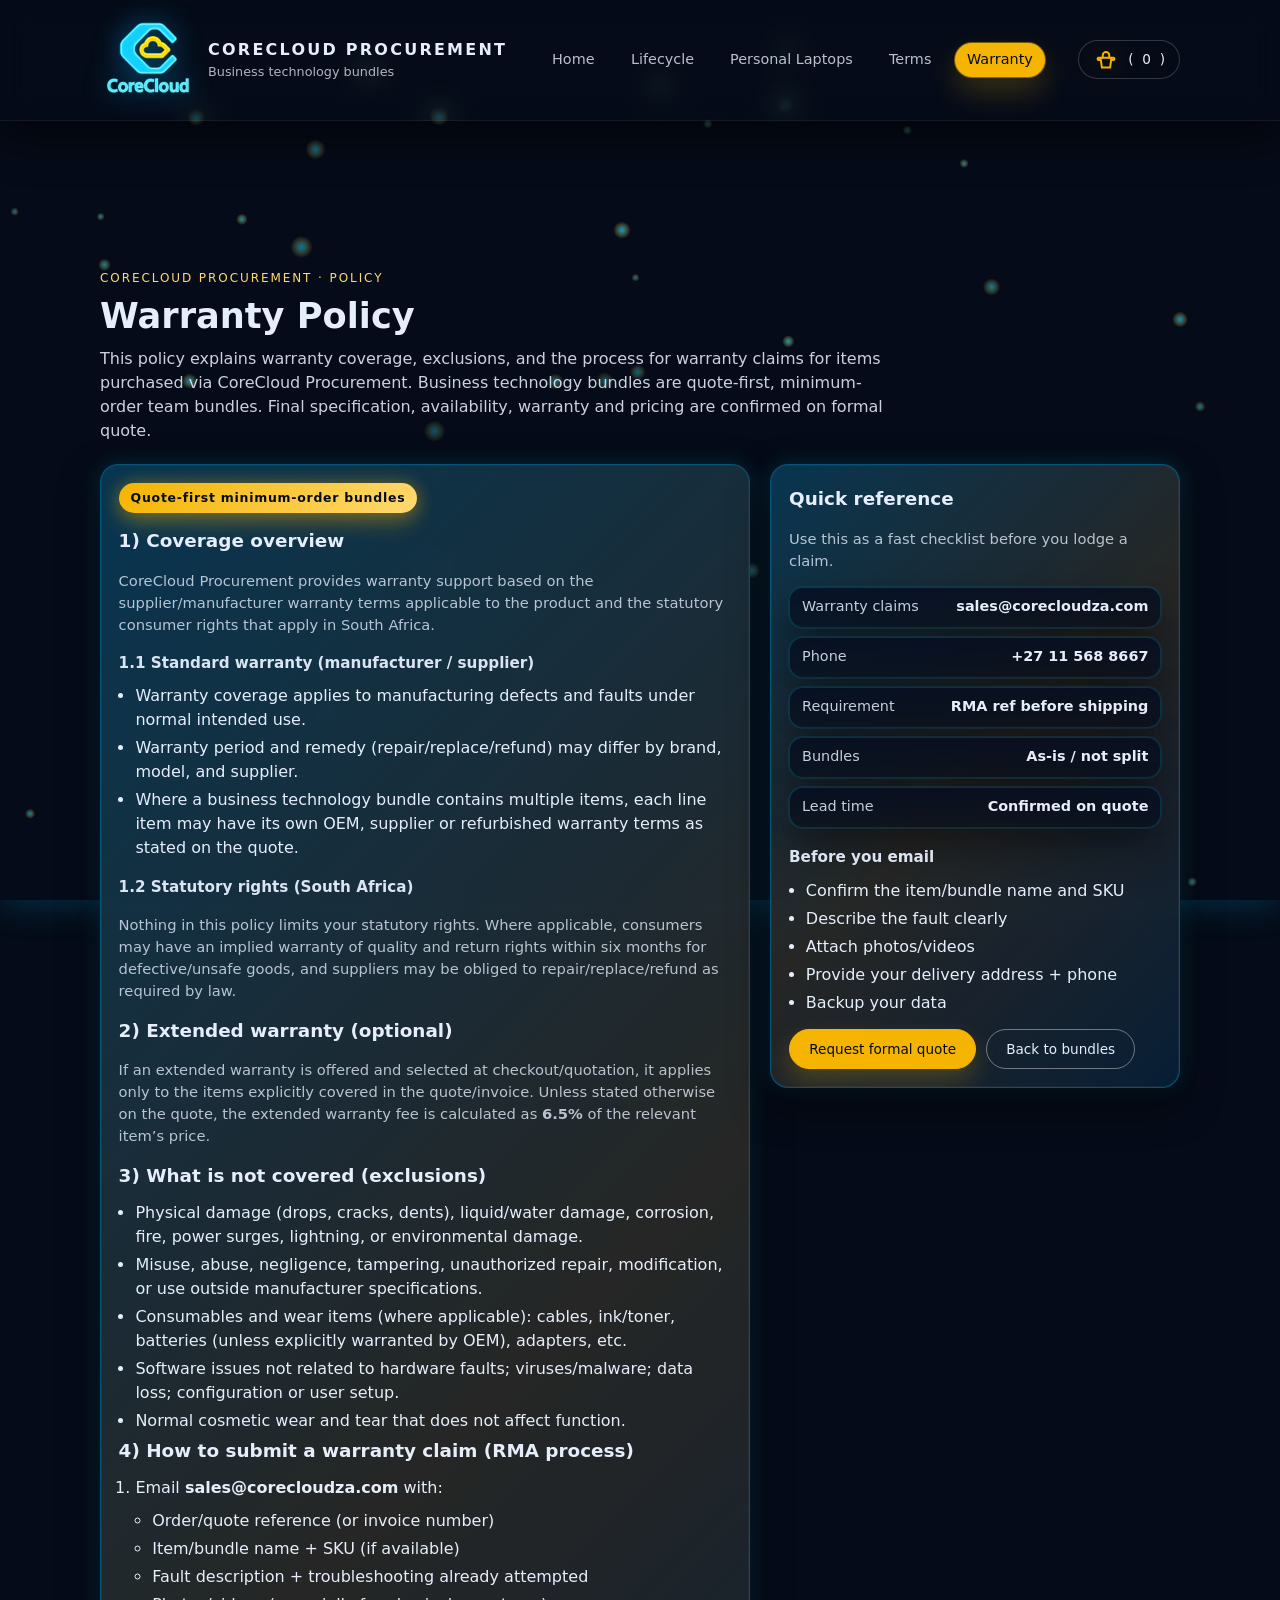
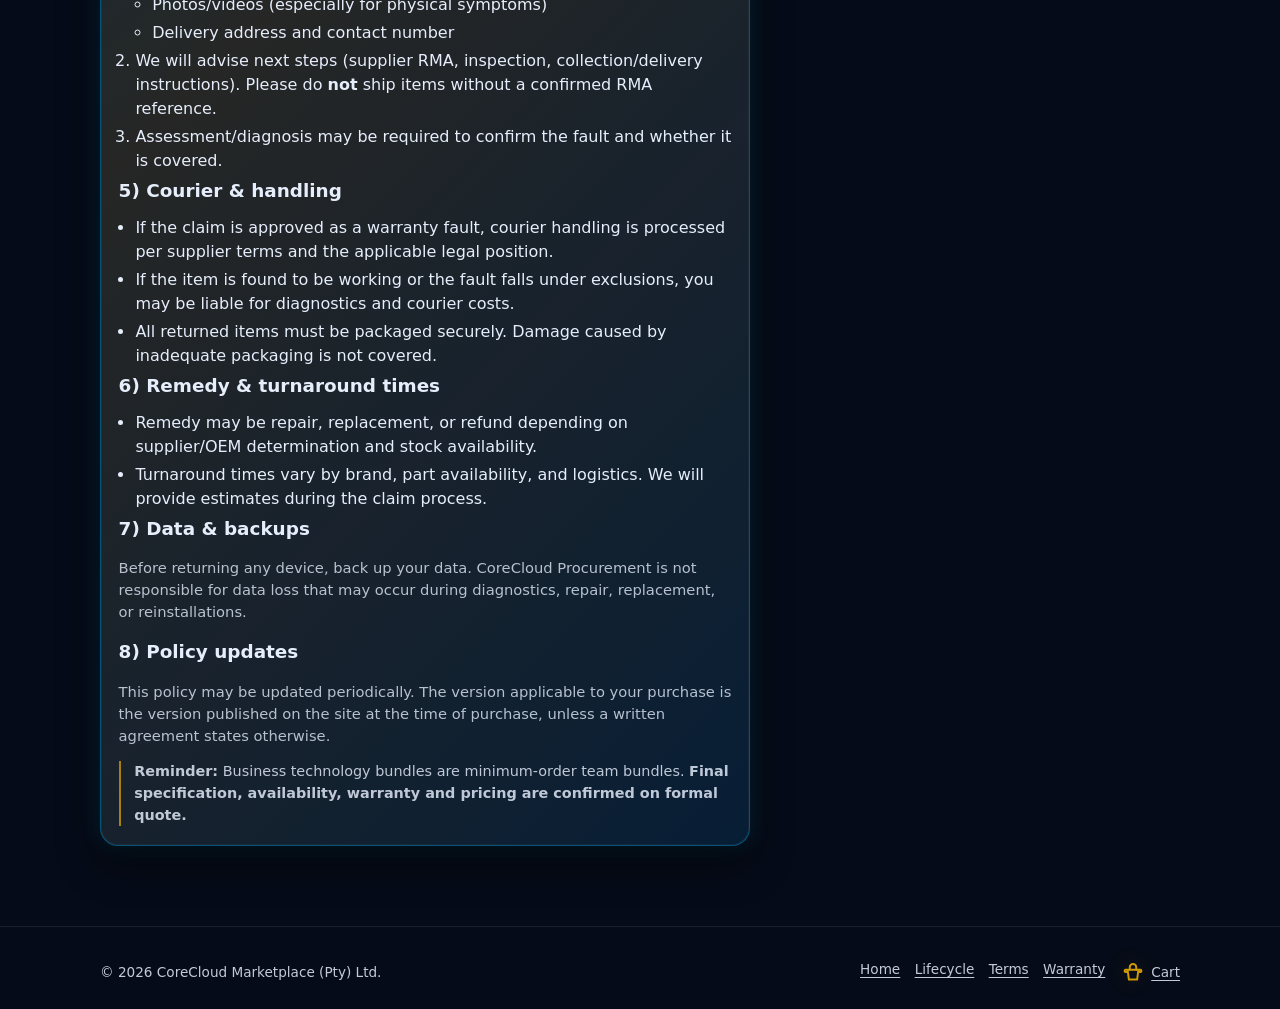
<file: warranty.html>
<!DOCTYPE html>
<html lang="en">
<head>
  <meta charset="UTF-8" />
  <meta name="viewport" content="width=device-width,initial-scale=1" />

  <title>Warranty Policy — CoreCloud Procurement</title>
  <meta name="description" content="CoreCloud Procurement warranty policy for business technology bundles and business hardware. Claims, exclusions, process, and statutory rights." />

  <link rel="preload" href="assets/css/marketplace.css" as="style" />
  <link rel="stylesheet" href="assets/css/marketplace.css" />
  <link rel="preload" href="assets/images/corecloud-neon-logo.png" as="image" />
  <link rel="icon" href="assets/images/corecloud-neon-logo.png" />
  <script defer src="assets/js/auth.js"></script>

  <link rel="canonical" href="https://www.corecloud-marketplace.com/warranty.html" />
  <meta name="robots" content="index, follow" />
  <meta name="theme-color" content="#050b18" />

  <style>
    html, body{ margin:0; padding:0; min-height:100%; }
    body{
      font-family: system-ui, -apple-system, BlinkMacSystemFont, "Segoe UI", sans-serif;
      background:#050b18;
      color:#e6eefc;
      line-height:1.5;
      position:relative;
      overflow-x:hidden;
    }
    a{ color:inherit; text-decoration:none; }
    .ccm-shell{ width:100%; max-width:1120px; margin:0 auto; padding:0 1.25rem; }

    /* ✅ FIX: Warranty has NO banner, so reduce top offset (removes big gap above title) */
    .ccm-main{ padding-top:130px; }

    /* Header (match home) */
    .ccm-header{
      position:fixed; top:0; left:0; right:0; z-index:20;
      backdrop-filter:blur(14px);
      background:rgba(5,11,24,0.94);
      border-bottom:1px solid rgba(255,255,255,0.06);
      box-shadow:0 18px 40px rgba(0,0,0,0.55);
    }
    .ccm-header-inner{
      display:flex; align-items:center; justify-content:space-between;
      height:120px; column-gap:1.5rem;
    }
    .ccm-brand{ display:flex; align-items:center; gap:.75rem; }
    .ccm-logo{ height:96px; filter:drop-shadow(0 0 14px rgba(0,180,255,0.45)); }
    .ccm-brand-text{ display:flex; flex-direction:column; }
    .ccm-brand-title{ font-weight:600; font-size:1rem; }
    .ccm-brand-tagline{ font-size:.8rem; color:rgba(230,238,252,0.75); }

    .ccm-nav{ display:flex; align-items:center; gap:.75rem; }
    .ccm-nav-link{
      padding:.4rem .75rem; border-radius:999px; font-size:.9rem; opacity:.8;
      transition:background .16s ease, opacity .16s ease, transform .08s ease, box-shadow .16s ease;
    }
    .ccm-nav-link:hover{ opacity:1; background:rgba(255,255,255,0.06); transform:translateY(-1px); }
    .ccm-nav-link.is-active{
      background:#f5b400; color:#050b18; opacity:1;
      box-shadow:0 0 0 1px rgba(245,180,0,.45), 0 14px 30px rgba(245,180,0,.22);
    }

    .ccm-actions{ display:flex; align-items:center; gap:.75rem; }

    /* ✅ Match other pages: cart icon + yellow */
    .ccm-cart-link{
      font-size:.85rem;
      padding:.35rem .9rem;
      border-radius:999px;
      border:1px solid rgba(255,255,255,0.18);
      background:rgba(5,11,24,0.8);
      display:inline-flex;
      align-items:center;
      gap:.55rem;
    }
    .ccm-cart-ico{
      width:26px; height:26px; display:inline-block;
      color:#f5b400;
      filter:drop-shadow(0 0 14px rgba(245,180,0,0.28));
    }

    .ccm-burger{
      display:none; background:none; border:1px solid rgba(255,255,255,.4);
      color:#e6eefc; padding:.35rem .7rem; border-radius:999px;
      font-size:.8rem; cursor:pointer;
    }
    .ccm-burger span{ display:block; width:16px; height:1.6px; background:#e6eefc; margin:3px 0; }

    /* Page */
    .ccm-section{ padding:1.15rem 0 2.5rem; } /* tighter top */
    .badge{
      font-size:.75rem; text-transform:uppercase; letter-spacing:.16em;
      color:#ffd970; margin:0 0 .55rem; /* tighter */
    }
    h1{ font-size:2.2rem; line-height:1.12; margin:0 0 .7rem; } /* tighter */
    .subtitle{ font-size:1rem; max-width:50rem; color:rgba(230,238,252,0.88); margin:0; }

    .policy-grid{
      display:grid;
      grid-template-columns:minmax(0,1.35fr) minmax(0,.85fr);
      gap:1.25rem;
      margin-top:1.35rem;
      align-items:start;
    }

    .card{
      border-radius:18px;
      padding:1.1rem 1.1rem 1.15rem;
      background:rgba(9,18,40,0.88);
      border:1px solid rgba(0,198,255,0.38);
      box-shadow:
        0 16px 38px rgba(0,0,0,0.55),
        0 0 0 1px rgba(255,255,255,0.04) inset,
        0 0 22px rgba(0,198,255,0.18);
      backdrop-filter:blur(14px);
      position:relative;
      overflow:hidden;
    }
    .card:before{
      content:"";
      position:absolute; inset:-1px;
      border-radius:18px;
      pointer-events:none;
      background:linear-gradient(135deg, rgba(0,198,255,0.22), rgba(245,180,0,0.14), rgba(0,198,255,0.08));
      opacity:.9;
      mix-blend-mode:screen;
    }
    .card > *{ position:relative; z-index:1; }

    .card h2{ font-size:1.15rem; margin:.15rem 0 .7rem; }
    .card h3{ font-size:.95rem; margin:1rem 0 .5rem; color:rgba(230,238,252,0.95); }
    .muted{ color:rgba(230,238,252,0.78); font-size:.92rem; }
    .list{ margin:.6rem 0 0; padding-left:1.05rem; }
    .list li{ margin:.25rem 0; }

    .pill-note{
      display:inline-flex; align-items:center; gap:.45rem;
      padding:.35rem .75rem;
      border-radius:999px;
      font-size:.78rem;
      font-weight:700;
      letter-spacing:.06em;
      color:#050b18;
      background:linear-gradient(135deg,#f5b400,#ffd970);
      box-shadow:0 10px 22px rgba(245,180,0,0.28), 0 0 18px rgba(245,180,0,0.35);
    }

    .callout{
      margin-top:.85rem;
      border-left:2px solid rgba(245,180,0,.65);
      padding-left:.85rem;
      color:rgba(230,238,252,0.82);
      font-size:.9rem;
    }

    .kv{
      display:grid;
      grid-template-columns: 1fr;
      gap:.55rem;
      margin-top:.75rem;
      font-size:.9rem;
    }
    .kv .row{
      display:flex; justify-content:space-between; gap:.75rem;
      padding:.55rem .75rem;
      border-radius:14px;
      background:linear-gradient(180deg, rgba(6,14,34,.86), rgba(5,11,24,.62));
      border:1px solid rgba(0,198,255,.18);
      box-shadow:0 0 0 1px rgba(0,198,255,.10), 0 18px 40px rgba(0,0,0,.45);
    }
    .kv .k{ opacity:.85; }
    .kv .v{ font-weight:700; }

    .ccm-btn{
      display:inline-flex; align-items:center; justify-content:center;
      padding:.55rem 1.2rem; border-radius:999px;
      border:1px solid transparent; font-size:.85rem; cursor:pointer;
      transition:background .16s ease, border-color .16s ease, transform .08s ease, box-shadow .16s ease;
      white-space:nowrap;
    }
    .ccm-btn.primary{
      background:#f5b400; color:#050b18; border-color:#f5b400;
      box-shadow:0 12px 24px rgba(245,180,0,.22);
    }
    .ccm-btn.primary:hover{ transform:translateY(-1px); box-shadow:0 18px 34px rgba(245,180,0,.26); }
    .ccm-btn.ghost{ background:transparent; border-color:rgba(255,255,255,0.4); }
    .ccm-btn.ghost:hover{
      background:rgba(255,255,255,0.06);
      box-shadow:0 0 0 1px rgba(0,198,255,.22), 0 16px 34px rgba(0,198,255,.12);
    }
    .cta-row{ display:flex; gap:.6rem; flex-wrap:wrap; margin-top:.9rem; }

    .ccm-footer{
      border-top:1px solid rgba(255,255,255,0.08);
      background:#050712;
      padding:2rem 0 1.5rem;
      margin-top:2.5rem;
    }

    /* Particles */
    #bgParticles{
      position:fixed; inset:0; width:100vw; height:100vh;
      z-index:0; pointer-events:none;
      filter:drop-shadow(0 0 18px rgba(0,198,255,.25));
    }
    body.has-particles .ccm-header,
    body.has-particles .ccm-main,
    body.has-particles .ccm-footer{ position:relative; z-index:1; background:transparent; }

    /* =======================
       FLOATING BASKET (same as other pages)
       ======================= */
    .float-basket{
      position:fixed;
      right:18px;
      bottom:18px;
      z-index:50;
      display:none; /* shown via JS when cart has items */
    }
    .float-basket a{
      display:flex;
      align-items:center;
      gap:.6rem;
      border-radius:999px;
      padding:.62rem .85rem;
      background:rgba(9,18,40,0.92);
      border:1px solid rgba(0,198,255,0.42);
      box-shadow:0 18px 40px rgba(0,0,0,0.55), 0 0 22px rgba(0,198,255,0.14);
      backdrop-filter:blur(14px);
      transition:transform .10s ease, box-shadow .16s ease, border-color .16s ease, background .16s ease, opacity .16s ease;
      opacity:.96;
    }
    .float-basket a:hover{
      transform:translateY(-2px);
      border-color:rgba(0,198,255,0.65);
      box-shadow:0 22px 50px rgba(0,0,0,0.62), 0 0 26px rgba(0,198,255,0.18);
      opacity:1;
    }
    .fb-icon{
      width:42px; height:42px;
      border-radius:999px;
      display:grid; place-items:center;
      background:linear-gradient(135deg, rgba(245,180,0,0.30), rgba(245,180,0,0.12));
      border:1px solid rgba(255,255,255,0.10);
      box-shadow:0 0 18px rgba(245,180,0,0.18);
      color:#f5b400;
    }
    .fb-icon svg{ width:22px; height:22px; }
    .fb-text{ display:flex; flex-direction:column; line-height:1.05; }
    .fb-title{ font-size:.78rem; opacity:.92; }
    .fb-sub{ font-size:.72rem; color:rgba(230,238,252,0.78); }
    .fb-count{
      margin-left:.35rem;
      min-width:30px;
      height:30px;
      padding:0 .6rem;
      border-radius:999px;
      display:inline-flex; align-items:center; justify-content:center;
      background:linear-gradient(135deg,#f5b400,#ffd970);
      color:#050b18;
      font-weight:900;
      font-size:.8rem;
      box-shadow:0 12px 24px rgba(245,180,0,.22);
    }

    @media (max-width:880px){
      .policy-grid{ grid-template-columns:1fr; }
    }
    @media (max-width:720px){
      .ccm-header-inner{ height:auto; padding:.75rem 0; }
      .ccm-logo{ height:72px; }
      .ccm-burger{ display:inline-flex; }
      .ccm-nav{ display:none; flex-direction:column; align-items:flex-start; margin-top:.75rem; width:100%; }
      .ccm-nav.open{
        display:flex;
        background:radial-gradient(circle at top, rgba(11,22,52,0.98), rgba(5,11,24,0.98));
        padding:.75rem .9rem;
        border-radius:18px;
        border:1px solid rgba(255,255,255,0.08);
        box-shadow:0 18px 40px rgba(0,0,0,0.8);
      }

      /* ✅ FIX mobile gap too */
      .ccm-main{ padding-top:150px; }

      .float-basket{ right:14px; bottom:14px; }
      .float-basket a{ padding:.58rem .78rem; }
      .fb-text{ display:none; } /* compact on mobile */
    }
  </style>
</head>

<body class="has-particles">
  <canvas id="bgParticles" aria-hidden="true"></canvas>

  <header class="ccm-header">
    <div class="ccm-shell ccm-header-inner">
      <a href="index.html" class="ccm-brand">
        <img src="assets/images/corecloud-neon-logo.png" alt="CoreCloud Procurement" class="ccm-logo" width="256" height="256" decoding="async" />
        <div class="ccm-brand-text">
          <span class="ccm-brand-title">CoreCloud Procurement</span>
          <span class="ccm-brand-tagline">Business technology bundles</span>
        </div>
      </a>

      <nav class="ccm-nav" aria-label="Main navigation">
        <a href="index.html" class="ccm-nav-link">Home</a>
        <a href="lifecycle.html" class="ccm-nav-link">Lifecycle</a>
        <a href="employee-purchase.html" class="ccm-nav-link">Personal Laptops</a>
        <a href="terms.html" class="ccm-nav-link">Terms</a>
        <a href="warranty.html" class="ccm-nav-link is-active" aria-current="page">Warranty</a>
      </nav>

      <div class="ccm-actions">
        <a href="cart.html" class="ccm-cart-link" aria-label="Basket">
          <svg class="ccm-cart-ico" viewBox="0 0 24 24" fill="none" aria-hidden="true">
            <path d="M7 10h10l-1.2 9H8.2L7 10Z" stroke="currentColor" stroke-width="1.8" stroke-linejoin="round"/>
            <path d="M9 10V7.6A3 3 0 0 1 12 4.6a3 3 0 0 1 3 3V10" stroke="currentColor" stroke-width="1.8" stroke-linecap="round"/>
            <path d="M6.4 10H5.2c-.6 0-1 .4-1 1v0c0 .6.4 1 1 1H6.6" stroke="currentColor" stroke-width="1.8" stroke-linecap="round"/>
            <path d="M17.4 10h1.4c.6 0 1 .4 1 1v0c0 .6-.4 1-1 1H17.2" stroke="currentColor" stroke-width="1.8" stroke-linecap="round"/>
          </svg>
          (<span id="ccmCartCount">0</span>)
        </a>

        <button class="ccm-burger" id="menuToggle" aria-label="Toggle navigation" aria-expanded="false">
          <span></span><span></span><span></span>
        </button>
      </div>
    </div>
  </header>

  <!-- FLOATING BASKET -->
  <div class="float-basket" id="floatBasket" aria-live="polite">
    <a href="cart.html" aria-label="Open basket">
      <span class="fb-icon" aria-hidden="true">
        <svg viewBox="0 0 24 24" fill="none" xmlns="http://www.w3.org/2000/svg">
          <path d="M7 10h10l-1.2 9H8.2L7 10Z" stroke="currentColor" stroke-width="1.9" stroke-linejoin="round"/>
          <path d="M9 10V7.6A3 3 0 0 1 12 4.6a3 3 0 0 1 3 3V10" stroke="currentColor" stroke-width="1.9" stroke-linecap="round"/>
          <path d="M6.4 10H5.2c-.6 0-1 .4-1 1v0c0 .6.4 1 1 1H6.6" stroke="currentColor" stroke-width="1.9" stroke-linecap="round"/>
          <path d="M17.4 10h1.4c.6 0 1 .4 1 1v0c0 .6-.4 1-1 1H17.2" stroke="currentColor" stroke-width="1.9" stroke-linecap="round"/>
        </svg>
      </span>
      <span class="fb-text">
        <span class="fb-title">Quote cart</span>
        <span class="fb-sub"><span id="fbCountText">0</span> bundles</span>
      </span>
      <span class="fb-count" id="fbCount">0</span>
    </a>
  </div>

  <main class="ccm-main">
    <section class="ccm-section" id="top">
      <div class="ccm-shell">
        <p class="badge">CoreCloud Procurement · Policy</p>
        <h1>Warranty Policy</h1>
        <p class="subtitle">
          This policy explains warranty coverage, exclusions, and the process for warranty claims for items purchased via CoreCloud Procurement.
          Business technology bundles are quote-first, minimum-order team bundles. Final specification, availability, warranty and pricing are confirmed on formal quote.
        </p>

        <div class="policy-grid">
          <!-- Main content -->
          <article class="card">
            <div class="pill-note">Quote-first minimum-order bundles</div>

            <h2 style="margin-top:.9rem;">1) Coverage overview</h2>
            <p class="muted">
              CoreCloud Procurement provides warranty support based on the supplier/manufacturer warranty terms applicable to the product and
              the statutory consumer rights that apply in South Africa.
            </p>

            <h3>1.1 Standard warranty (manufacturer / supplier)</h3>
            <ul class="list">
              <li>Warranty coverage applies to manufacturing defects and faults under normal intended use.</li>
              <li>Warranty period and remedy (repair/replace/refund) may differ by brand, model, and supplier.</li>
              <li>Where a business technology bundle contains multiple items, each line item may have its own OEM, supplier or refurbished warranty terms as stated on the quote.</li>
            </ul>

            <h3>1.2 Statutory rights (South Africa)</h3>
            <p class="muted">
              Nothing in this policy limits your statutory rights. Where applicable, consumers may have an implied warranty of quality and
              return rights within six months for defective/unsafe goods, and suppliers may be obliged to repair/replace/refund as required by law.
            </p>

            <h2>2) Extended warranty (optional)</h2>
            <p class="muted">
              If an extended warranty is offered and selected at checkout/quotation, it applies only to the items explicitly covered in the quote/invoice.
              Unless stated otherwise on the quote, the extended warranty fee is calculated as <strong>6.5%</strong> of the relevant item’s price.
            </p>

            <h2>3) What is not covered (exclusions)</h2>
            <ul class="list">
              <li>Physical damage (drops, cracks, dents), liquid/water damage, corrosion, fire, power surges, lightning, or environmental damage.</li>
              <li>Misuse, abuse, negligence, tampering, unauthorized repair, modification, or use outside manufacturer specifications.</li>
              <li>Consumables and wear items (where applicable): cables, ink/toner, batteries (unless explicitly warranted by OEM), adapters, etc.</li>
              <li>Software issues not related to hardware faults; viruses/malware; data loss; configuration or user setup.</li>
              <li>Normal cosmetic wear and tear that does not affect function.</li>
            </ul>

            <h2>4) How to submit a warranty claim (RMA process)</h2>
            <ol class="list">
              <li>
                Email <strong>sales@corecloudza.com</strong> with:
                <ul class="list">
                  <li>Order/quote reference (or invoice number)</li>
                  <li>Item/bundle name + SKU (if available)</li>
                  <li>Fault description + troubleshooting already attempted</li>
                  <li>Photos/videos (especially for physical symptoms)</li>
                  <li>Delivery address and contact number</li>
                </ul>
              </li>
              <li>
                We will advise next steps (supplier RMA, inspection, collection/delivery instructions).
                Please do <strong>not</strong> ship items without a confirmed RMA reference.
              </li>
              <li>
                Assessment/diagnosis may be required to confirm the fault and whether it is covered.
              </li>
            </ol>

            <h2>5) Courier & handling</h2>
            <ul class="list">
              <li>If the claim is approved as a warranty fault, courier handling is processed per supplier terms and the applicable legal position.</li>
              <li>If the item is found to be working or the fault falls under exclusions, you may be liable for diagnostics and courier costs.</li>
              <li>All returned items must be packaged securely. Damage caused by inadequate packaging is not covered.</li>
            </ul>

            <h2>6) Remedy & turnaround times</h2>
            <ul class="list">
              <li>Remedy may be repair, replacement, or refund depending on supplier/OEM determination and stock availability.</li>
              <li>Turnaround times vary by brand, part availability, and logistics. We will provide estimates during the claim process.</li>
            </ul>

            <h2>7) Data & backups</h2>
            <p class="muted">
              Before returning any device, back up your data. CoreCloud Procurement is not responsible for data loss that may occur during
              diagnostics, repair, replacement, or reinstallations.
            </p>

            <h2>8) Policy updates</h2>
            <p class="muted">
              This policy may be updated periodically. The version applicable to your purchase is the version published on the site at the time of purchase,
              unless a written agreement states otherwise.
            </p>

            <div class="callout">
              <strong>Reminder:</strong> Business technology bundles are minimum-order team bundles. <strong>Final specification, availability, warranty and pricing are confirmed on formal quote.</strong>
            </div>
          </article>

          <!-- Side panel -->
          <aside class="card">
            <h2>Quick reference</h2>
            <p class="muted">Use this as a fast checklist before you lodge a claim.</p>

            <div class="kv">
              <div class="row">
                <div class="k">Warranty claims</div>
                <div class="v">sales@corecloudza.com</div>
              </div>
              <div class="row">
                <div class="k">Phone</div>
                <div class="v">+27 11 568 8667</div>
              </div>
              <div class="row">
                <div class="k">Requirement</div>
                <div class="v">RMA ref before shipping</div>
              </div>
              <div class="row">
                <div class="k">Bundles</div>
                <div class="v">As-is / not split</div>
              </div>
              <div class="row">
                <div class="k">Lead time</div>
                <div class="v">Confirmed on quote</div>
              </div>
            </div>

            <h3 style="margin-top:1.15rem;">Before you email</h3>
            <ul class="list">
              <li>Confirm the item/bundle name and SKU</li>
              <li>Describe the fault clearly</li>
              <li>Attach photos/videos</li>
              <li>Provide your delivery address + phone</li>
              <li>Backup your data</li>
            </ul>

            <div class="cta-row">
              <a class="ccm-btn primary" href="cart.html?quote=1">Request formal quote</a>
              <a class="ccm-btn ghost" href="index.html#featured">Back to bundles</a>
            </div>
          </aside>
        </div>
      </div>
    </section>
  </main>

 <!-- FOOTER -->
  <footer class="ccm-footer">
    <div class="ccm-shell" style="font-size:.85rem;opacity:.85;display:flex;flex-wrap:wrap;gap:1rem;align-items:center;justify-content:space-between;">
      <div>© <span id="year"></span> CoreCloud Marketplace (Pty) Ltd.</div>
      <div style="display:flex;gap:.9rem;flex-wrap:wrap;">
        <a href="index.html" style="text-decoration:underline;text-underline-offset:3px;">Home</a>
        <a href="lifecycle.html" style="text-decoration:underline;text-underline-offset:3px;">Lifecycle</a>
        <a href="terms.html" style="text-decoration:underline;text-underline-offset:3px;">Terms</a>
        <a href="warranty.html" style="text-decoration:underline;text-underline-offset:3px;">Warranty</a>
        <a href="cart.html" style="text-decoration:underline;text-underline-offset:3px;display:inline-flex;align-items:center;gap:.35rem;">
          <svg class="ccm-cart-ico" viewBox="0 0 24 24" fill="none" aria-hidden="true">
            <path d="M7 10h10l-1.2 9H8.2L7 10Z" stroke="currentColor" stroke-width="1.8" stroke-linejoin="round"/>
            <path d="M9 10V7.6A3 3 0 0 1 12 4.6a3 3 0 0 1 3 3V10" stroke="currentColor" stroke-width="1.8" stroke-linecap="round"/>
            <path d="M6.4 10H5.2c-.6 0-1 .4-1 1v0c0 .6.4 1 1 1H6.6" stroke="currentColor" stroke-width="1.8" stroke-linecap="round"/>
            <path d="M17.4 10h1.4c.6 0 1 .4 1 1v0c0 .6-.4 1-1 1H17.2" stroke="currentColor" stroke-width="1.8" stroke-linecap="round"/>
          </svg>
          Cart
        </a>
      </div>
    </div>
  </footer>

  <script>
    // Year
    document.getElementById('year').textContent = new Date().getFullYear();

    // Mobile nav toggle
    (function(){
      const toggle = document.getElementById('menuToggle');
      const nav = document.querySelector('.ccm-nav');
      if(!toggle || !nav) return;
      toggle.addEventListener('click', () => {
        const open = nav.classList.toggle('open');
        toggle.setAttribute('aria-expanded', String(open));
      });
    })();

    // Cart helpers
    function getCart(){
      try{ return JSON.parse(localStorage.getItem('ccm-cart') || '[]'); }
      catch(e){ return []; }
    }

    function syncCartBadges(){
      const c = getCart();
      const count = c.length;

      // Header count
      const headSpan = document.getElementById('ccmCartCount');
      if(headSpan) headSpan.textContent = String(count);

      // Floating basket
      const fb = document.getElementById('floatBasket');
      const fbCount = document.getElementById('fbCount');
      const fbCountText = document.getElementById('fbCountText');

      if(fbCount) fbCount.textContent = String(count);
      if(fbCountText) fbCountText.textContent = String(count);

      if(fb){
        fb.style.display = count > 0 ? 'block' : 'none';
      }
    }
    syncCartBadges();

    // Particles (match home)
    (function(){
      const c = document.getElementById('bgParticles');
      if(!c) return;
      const ctx = c.getContext('2d');
      let w, h, dpr = window.devicePixelRatio || 1;

      function resize(){
        const bw = window.innerWidth, bh = window.innerHeight;
        c.style.width = bw+'px'; c.style.height = bh+'px';
        c.width = Math.floor(bw*dpr); c.height = Math.floor(bh*dpr);
        ctx.setTransform(dpr,0,0,dpr,0,0);
        w=bw; h=bh;
      }
      resize(); window.addEventListener('resize', resize);

      const COUNT = 46;
      const parts = Array.from({length:COUNT}).map(() => ({
        x: Math.random()*w, y: Math.random()*h,
        r: 1.2 + Math.random()*2.4,
        vx: -0.22 + Math.random()*0.44,
        vy: -0.22 + Math.random()*0.44,
        o: 0.22 + Math.random()*0.42
      }));

      function tick(){
        ctx.clearRect(0,0,w,h);
        for(const p of parts){
          p.x += p.vx; p.y += p.vy;
          if(p.x < -20) p.x = w+10;
          if(p.x > w+20) p.x = -10;
          if(p.y < -20) p.y = h+10;
          if(p.y > h+20) p.y = -10;

          const grad = ctx.createRadialGradient(p.x,p.y,0,p.x,p.y,p.r*4);
          grad.addColorStop(0, `rgba(0,198,255,${p.o+0.15})`);
          grad.addColorStop(0.8, `rgba(255,210,63,0)`);
          ctx.fillStyle = grad;
          ctx.beginPath();
          ctx.arc(p.x,p.y,p.r*4,0,Math.PI*2);
          ctx.fill();
        }
        requestAnimationFrame(tick);
      }
      tick();
    })();
  </script>
</body>
</html>
</file>
<file: assets/css/marketplace.css>
/* =========================================================
   CoreCloud Marketplace — CoreCloud 3.0 Skin
   Header, hero, sections, footer aligned to CoreCloud3.0
   ========================================================= */

/* Reset */
*,
*::before,
*::after{
  box-sizing:border-box;
}

html,body{
  margin:0;
  padding:0;
  min-height:100%;
}

body{
  font-family: system-ui, -apple-system, BlinkMacSystemFont, "Segoe UI", sans-serif;
  background:#050b18;
  color:#e6eefc;
  line-height:1.5;
  position:relative;
  overflow-x:hidden;
}

img{
  max-width:100%;
  height:auto;
  display:block;
}

a{
  color:inherit;
  text-decoration:none;
}

/* Shell */
.ccm-shell{
  width:100%;
  max-width:1120px;
  margin:0 auto;
  padding:0 1.25rem;
}

/* Main wrapper clears fixed header (same as CoreCloud3.0) */
.ccm-main{
  padding-top:130px;
}

/* =========================================================
   HEADER / NAV — CoreCloud3.0 clone
   ========================================================= */

.ccm-header{
  position:fixed;
  top:0;
  left:0;
  right:0;
  z-index:20;
  backdrop-filter:blur(14px);
  -webkit-backdrop-filter:blur(14px);
  background:rgba(5,11,24,0.94);
  border-bottom:1px solid rgba(255,255,255,0.06);
  box-shadow:0 18px 40px rgba(0,0,0,0.55);
}

.ccm-header-inner{
  display:flex;
  align-items:center;
  justify-content:space-between;
  height:120px;
  column-gap:1.5rem;
}

/* Brand (maps to cc-brand) */
.ccm-brand{
  display:flex;
  align-items:center;
  gap:.75rem;
}

.ccm-logo{
  height:96px;
  width:auto;
  filter:drop-shadow(0 0 14px rgba(0,180,255,0.45));
}

.ccm-brand-text{
  display:flex;
  flex-direction:column;
}

.ccm-brand-title{
  font-size:.9rem;
  font-weight:600;
  text-transform:uppercase;
  letter-spacing:.14em;
}

.ccm-brand-tagline{
  font-size:.75rem;
  color:rgba(230,238,252,0.8);
}

/* Nav (maps to cc-nav) */
.ccm-nav{
  display:flex;
  align-items:center;
  gap:.75rem;
}

.ccm-nav-link{
  padding:.4rem .75rem;
  border-radius:999px;
  font-size:.85rem;
  opacity:.8;
  transition:background .16s ease, opacity .16s ease, color .16s ease, transform .08s ease;
}

.ccm-nav-link:hover{
  opacity:1;
  background:rgba(255,255,255,0.06);
  transform:translateY(-1px);
}

.ccm-nav-link.is-active,
.ccm-nav-link[aria-current="page"]{
  background:#f5b400;
  color:#050b18;
  opacity:1;
}

/* Actions block on right */
.ccm-actions{
  display:flex;
  align-items:center;
  gap:.75rem;
  font-size:.8rem;
}

.ccm-phone{
  white-space:nowrap;
  color:rgba(230,238,252,0.9);
}

.ccm-cart-link,
.ccm-login-link{
  padding:.35rem .9rem;
  border-radius:999px;
  border:1px solid rgba(255,255,255,0.2);
  background:rgba(5,11,24,0.9);
  font-size:.8rem;
  white-space:nowrap;
}

.ccm-cart-link{
  border-color:rgba(0,198,255,0.7);
}

/* Burger toggle (CoreCloud3.0 mobile behaviour, but icon instead of pill) */
.ccm-burger{
  display:none;
  background:none;
  border:1px solid rgba(255,255,255,.4);
  color:#e6eefc;
  padding:.3rem .55rem;
  border-radius:999px;
  font-size:.75rem;
  cursor:pointer;
  margin-left:.35rem;
  width:34px;
  height:28px;
  flex-direction:column;
  justify-content:center;
  gap:5px;
}

.ccm-burger span{
  display:block;
  height:2px;
  border-radius:999px;
  background:#e5e7eb;
}

/* =========================================================
   HERO — match spacing/style of CoreCloud3.0
   ========================================================= */

.ccm-hero{
  padding:4.5rem 0 3.5rem;
}

.hero-grid{
  display:flex;
  gap:2rem;
  align-items:flex-start;
}

.hero-copy{
  flex:1.4;
}

.hero-panel{
  flex:1;
}

/* Text treatment similar to CoreCloud hero */

.badge{
  font-size:.75rem;
  text-transform:uppercase;
  letter-spacing:.16em;
  color:#ffd970;
  margin-bottom:.75rem;
}

.hero-copy h1{
  font-size:2.4rem;
  line-height:1.1;
  margin:0 0 1rem;
}

.hero-copy .subtitle{
  font-size:1rem;
  max-width:36rem;
  color:rgba(230,238,252,0.88);
}

.hero-actions{
  display:flex;
  flex-wrap:wrap;
  gap:.75rem;
  margin:1.5rem 0 .75rem;
}

.hero-metas{
  display:flex;
  flex-wrap:wrap;
  gap:1rem;
  font-size:.8rem;
  color:rgba(230,238,252,0.8);
}

.hero-metas .k{
  display:block;
  font-size:.75rem;
  text-transform:uppercase;
  letter-spacing:.12em;
  color:rgba(230,238,252,0.7);
}

.hero-metas .v{
  display:block;
}

/* hero card panel styled like cc-hero-panel */
.hero-card{
  border-radius:18px;
  padding:1.25rem;
  background:radial-gradient(circle at top left, rgba(21,52,105,0.96), rgba(5,11,24,0.94));
  border:1px solid rgba(255,255,255,0.14);
  box-shadow:0 18px 40px rgba(0,0,0,0.6);
  backdrop-filter:blur(16px);
}

.hc-tag{
  font-size:.75rem;
  text-transform:uppercase;
  letter-spacing:.16em;
  color:#ffd970;
  margin-bottom:.55rem;
}

.hero-panel h2{
  margin:0 0 .35rem;
  font-size:1.35rem;
}

.hc-sub{
  font-size:.9rem;
  color:rgba(230,238,252,0.88);
  margin-bottom:.4rem;
}

.hc-price{
  font-size:1.4rem;
  font-weight:600;
  margin:.2rem 0 .5rem;
}

.hc-price span{
  font-size:.8rem;
  color:rgba(230,238,252,0.7);
}

.hc-specs{
  list-style:none;
  padding:0;
  margin:0 0 .75rem;
}

.hc-specs li{
  font-size:.85rem;
  color:rgba(230,238,252,0.9);
}

/* Buttons (ported from CoreCloud3.0) */
.ccm-btn{
  display:inline-flex;
  align-items:center;
  justify-content:center;
  padding:.55rem 1.2rem;
  border-radius:999px;
  border:1px solid transparent;
  font-size:.85rem;
  cursor:pointer;
  transition:background .16s ease, color .16s ease, border-color .16s ease, transform .08s ease;
  white-space:nowrap;
  background:transparent;
  color:#e6eefc;
}

.ccm-btn.primary{
  background:#f5b400;
  color:#050b18;
  border-color:#f5b400;
}

.ccm-btn.primary:hover{
  transform:translateY(-1px);
}

.ccm-btn.ghost{
  background:transparent;
  border-color:rgba(255,255,255,0.4);
}

.ccm-btn.ghost:hover{
  background:rgba(255,255,255,0.06);
}

.ccm-btn.block{
  width:100%;
  text-align:center;
}

.ccm-btn.small{
  font-size:.8rem;
  padding:.4rem .9rem;
}

/* =========================================================
   SECTIONS / HEADINGS
   ========================================================= */

.ccm-section{
  padding:2.5rem 0;
}

.section-head{
  display:flex;
  align-items:flex-end;
  justify-content:space-between;
  gap:1.5rem;
  margin-bottom:1.25rem;
}

.section-head h2{
  font-size:1.5rem;
  margin:0 0 .5rem;
}

.section-head p{
  font-size:.95rem;
  max-width:42rem;
  color:rgba(230,238,252,0.9);
}

/* Filters + search */
.filter-row{
  display:flex;
  gap:.5rem;
  align-items:center;
  flex-wrap:wrap;
}

.pill{
  border:1px solid rgba(255,255,255,.28);
  border-radius:999px;
  padding:.42rem .9rem;
  font-size:.8rem;
  background:rgba(255,255,255,.04);
  cursor:pointer;
  transition:.18s ease;
}

.pill:hover{
  transform:translateY(-1px);
  background:rgba(255,255,255,.08);
}

.pill[aria-pressed="true"]{
  background:#f5b400;
  color:#050b18;
  border-color:#f5b400;
}

.pill .count{
  margin-left:.35rem;
  opacity:.9;
}

.search-input{
  min-width:260px;
  border-radius:999px;
  border:1px solid rgba(255,255,255,.28);
  padding:.5rem .85rem;
  background:rgba(5,11,24,0.9);
  color:#e6eefc;
  font-size:.85rem;
}

/* =========================================================
   PRODUCT GRID
   ========================================================= */

.product-grid{
  display:grid;
  grid-template-columns:repeat(auto-fit,minmax(210px,1fr));
  gap:1.25rem;
}

.product-card{
  border-radius:16px;
  padding:.9rem .9rem .8rem;
  background:rgba(9,18,40,0.88);
  border:1px solid rgba(255,255,255,0.08);
  box-shadow:0 14px 34px rgba(0,0,0,0.5);
  backdrop-filter:blur(14px);
  display:flex;
  flex-direction:column;
  gap:.4rem;
}

.card-fig{
  position:relative;
  margin:0 0 .4rem;
}

.p-badges{
  position:absolute;
  top:10px;
  left:10px;
  display:flex;
  gap:.35rem;
}

.b{
  padding:.28rem .55rem;
  border-radius:999px;
  font-size:.68rem;
  font-weight:800;
  border:1px solid rgba(255,255,255,.14);
  backdrop-filter:blur(6px);
}

.b.pro{
  background:linear-gradient(135deg,#00c6ff55,#00c6ff18);
  border-color:rgba(0,198,255,.5);
  text-shadow:0 0 10px rgba(0,198,255,.35);
}

.b.fire{
  background:linear-gradient(135deg,#ffd23f77,#ffd23f22);
  border-color:rgba(255,210,63,.5);
  color:#151515;
}

.p-img-real{
  max-height:150px;
  width:100%;
  object-fit:contain;
  border-radius:12px;
  border:1px solid rgba(255,255,255,.08);
  background:rgba(15,23,42,.9);
}

.product-card h3{
  font-size:.95rem;
  margin:0;
}

.p-sub{
  font-size:.85rem;
  color:rgba(230,238,252,0.86);
  min-height:1.9em;
}

.p-price{
  font-size:.95rem;
  font-weight:600;
  margin:.15rem 0;
}

.p-meta{
  font-size:.8rem;
  color:rgba(148,163,184,0.95);
}

.p-actions{
  margin-top:.3rem;
  display:flex;
  gap:.4rem;
}

/* Empty state */
.empty{
  padding:1.2rem .5rem;
  font-size:.95rem;
  color:rgba(230,238,252,0.8);
}

/* =========================================================
   BUNDLES (Business rollout section)
   ========================================================= */

.bundles{
  display:grid;
  grid-template-columns:repeat(auto-fit,minmax(220px,1fr));
  gap:1.15rem;
}

.bundle-card{
  border-radius:16px;
  padding:1rem;
  background:rgba(9,18,40,0.9);
  border:1px solid rgba(255,255,255,0.08);
  box-shadow:0 14px 34px rgba(0,0,0,0.5);
  backdrop-filter:blur(14px);
}

.bundle-card h3{
  margin:0 0 .35rem;
  font-size:1rem;
}

.bundle-card p{
  margin:.1rem 0;
  font-size:.9rem;
  color:rgba(230,238,252,0.9);
}

.b-price{
  margin-top:.4rem;
  font-size:.92rem;
  font-weight:600;
}

.bundle-card.hot{
  border-color:#f5b400;
}

/* =========================================================
   FOOTER — CoreCloud3.0 style
   ========================================================= */

.ccm-footer{
  border-top:1px solid rgba(255,255,255,0.08);
  background:#050712;
  padding:2rem 0 1.5rem;
  margin-top:2.5rem;
}

.ccm-footer-grid{
  display:flex;
  justify-content:space-between;
  align-items:flex-start;
  gap:2.5rem;
  flex-wrap:wrap;
}

.ccm-footer-brand{
  flex:1 1 220px;
  text-align:left;
}

.ccm-footer-logo{
  height:72px;
  width:auto;
  margin-bottom:.5rem;
}

.ccm-footer-tagline{
  font-size:.8rem;
  color:rgba(230,238,252,0.8);
  max-width:260px;
}

.ccm-footer-col{
  flex:1 1 180px;
}

.ccm-footer-heading{
  font-weight:600;
  letter-spacing:.16em;
  text-transform:uppercase;
  font-size:.75rem;
  margin:0 0 .5rem;
}

.ccm-footer-links,
.ccm-footer-meta{
  list-style:none;
  padding:0;
  margin:0;
}

.ccm-footer-links li,
.ccm-footer-meta li{
  margin-bottom:.25rem;
}

.ccm-footer-links a{
  font-size:.8rem;
  color:rgba(230,238,252,0.86);
}

.ccm-footer-links a:hover{
  color:#f5b400;
}

.ccm-footer-meta{
  font-size:.8rem;
  color:rgba(230,238,252,0.8);
}

.ccm-footer-bottom{
  margin-top:1.5rem;
}

.ccm-footer-bottom-inner{
  font-size:.75rem;
  color:rgba(230,238,252,0.6);
  display:flex;
  justify-content:space-between;
  gap:1rem;
  flex-wrap:wrap;
}

/* =========================================================
   AI BACKGROUND CANVAS (CoreCloud3.0 feel)
   ========================================================= */

#bgParticles{
  position:fixed;
  top:0;
  left:0;
  width:100%;
  height:100%;
  z-index:-1;
  background:#050b18;
  pointer-events:none;
}

/* =========================================================
   RESPONSIVE
   ========================================================= */

@media (max-width: 880px){
  .hero-grid{
    flex-direction:column;
  }

  .hero-panel{
    width:100%;
  }

  .ccm-footer-grid{
    flex-direction:column;
    align-items:flex-start;
    gap:1.25rem;
  }
}

@media (max-width: 720px){
  .ccm-header-inner{
    height:auto;
    padding-top:.75rem;
    padding-bottom:.75rem;
  }

  .ccm-logo{
    height:72px;
  }

  .ccm-burger{
    display:flex;
  }

  .ccm-nav{
    display:none;
    flex-direction:column;
    align-items:flex-start;
    margin-top:.75rem;
    width:100%;
  }

  .ccm-nav.open{
    display:flex;
    background:radial-gradient(circle at top, rgba(11,22,52,0.98), rgba(5,11,24,0.98));
    padding:.75rem .9rem;
    border-radius:18px;
    border:1px solid rgba(255,255,255,0.08);
    box-shadow:0 18px 40px rgba(0,0,0,0.8);
  }

  .ccm-nav-link{
    width:100%;
  }

  .ccm-main{
    padding-top:140px;
  }

  .ccm-hero{
    padding:4rem 0 2.5rem;
  }

  .ccm-footer-bottom-inner{
    flex-direction:column;
    align-items:flex-start;
  }
}

/* Policy/legal pages: tighter header-to-title spacing */
.ccm-section.ccm-legal{
  padding-top:1.1rem;  /* was 2.5rem */
  padding-bottom:2.5rem;
}

.ccm-section.ccm-legal .badge{
  margin-bottom:.45rem; /* was .75rem */
}

/* Optional: if you want title even tighter globally on these pages */
.ccm-section.ccm-legal h1{
  margin-top:0;
  margin-bottom:.7rem;
}

/* =========================================================
   PERFORMANCE HARDENING PASS - 29 Jun 2026
   Prevent dynamic-content CLS and keep animations composited.
   ========================================================= */
.ccm-logo,
.ccm-footer-logo{
  aspect-ratio:1 / 1;
  flex:0 0 auto;
}
.hero-card{
  min-height:360px;
  contain:layout paint;
}
#heroBundleTitle{
  min-height:3.1rem;
}
#heroBundleSub{
  min-height:2.7rem;
}
#heroBundleSpecs{
  min-height:5.1rem;
}
#productGrid{
  min-height:720px;
  align-items:stretch;
}
.product-card{
  min-height:420px;
  height:100%;
  justify-content:flex-start;
  contain:layout paint;
}
.bundle-meta-grid{
  min-height:132px;
}
.p-actions{
  margin-top:auto;
}
.float-basket{
  min-width:186px;
  min-height:58px;
}
.ccm-nav-link,
.ccm-btn,
.pill,
.product-card,
.bundle-card,
.ccm-cart-link,
.ccm-login-link,
.float-basket{
  will-change:transform;
}
@media (prefers-reduced-motion: reduce){
  *, *::before, *::after{
    animation-duration:.01ms !important;
    animation-iteration-count:1 !important;
    scroll-behavior:auto !important;
    transition-duration:.01ms !important;
  }
}
@media (max-width:720px){
  #productGrid{ min-height:960px; }
  .product-card{ min-height:auto; }
  .hero-card{ min-height:330px; }
}
#relatedGrid{
  min-height:360px;
}
#itemsTable tbody{
  min-height:180px;
}
#cartItems{
  min-height:170px;
}
#summary{
  min-height:116px;
}

/* Responsive viewport and employee programme improvements (2026-10) */
html { overflow-x: clip; }
.ccm-shell { width: min(100%, 1480px); max-width: 1480px; padding-inline: clamp(16px, 3vw, 52px); }
.ccm-header-inner { min-width: 0; }
.ccm-brand { min-width: 0; }
.ccm-nav { flex-wrap: wrap; justify-content: flex-end; }
.ccm-main { min-width: 0; }
@media (max-width: 920px) {
 .ccm-header-inner { height: auto; min-height: 90px; flex-wrap: wrap; gap: 8px; padding-block: 12px; }
 .ccm-logo { height: 68px; }
 .ccm-main { padding-top: 125px; }
 .ccm-nav { gap: 3px; }
 .ccm-nav-link { font-size: .78rem; padding: .35rem .48rem; }
}
@media (max-width: 720px) {
 .ccm-header-inner { position: relative; }
 .ccm-nav.open { position: absolute; left: 16px; right: 16px; top: calc(100% - 2px); width: auto; z-index: 50; }
 .ccm-main { padding-top: 112px; }
 .ccm-brand-title { font-size: .77rem; }
 .ccm-brand-tagline { font-size: .64rem; }
}
@media (max-width: 420px) {
 .ccm-logo { height: 54px; }
 .ccm-shell { padding-inline: 14px; }
 .ccm-brand-text { max-width: 160px; }
}

/* RC2: responsive procurement portal */
:root{--ink:#eaf2ff;--muted:#b8c8dc;--accent:#eebd50;--line:#29405c;--panel:#0d1c31}
html{scroll-behavior:smooth}body{overflow-x:clip}.ccm-shell{max-width:1440px;width:min(100% - 48px,1440px);padding-inline:0}.ccm-header-inner{height:88px}.ccm-logo{height:66px}.ccm-main{padding-top:104px}.ccm-nav{gap:1.1rem}button,input,select,textarea{font:inherit}button:focus-visible,a:focus-visible,input:focus-visible,select:focus-visible{outline:3px solid var(--accent);outline-offset:3px}
@media(max-width:900px){.ccm-shell{width:min(100% - 32px,1440px)}.ccm-header-inner{height:76px}.ccm-logo{height:55px}.ccm-main{padding-top:88px}}
@media(max-width:600px){.ccm-shell{width:min(100% - 28px,1440px)}.ccm-brand-title{font-size:.75rem;letter-spacing:.06em}.ccm-brand-tagline{font-size:.58rem}}
</file>
<file: assets/css/commerce-rc3.css>
*{box-sizing:border-box}html{scroll-behavior:smooth}body{margin:0;background:#081524;color:#e9f1fb;font-family:Inter,Arial,sans-serif}a{color:inherit}.rc3-wrap{width:min(1480px,calc(100% - 48px));margin:auto}.rc3-head{display:flex;align-items:center;justify-content:space-between;gap:20px;padding:18px 0;border-bottom:1px solid #31455a}.rc3-brand{font-weight:800;font-size:1.3rem;text-decoration:none}.rc3-nav{display:flex;gap:22px;flex-wrap:wrap}.rc3-nav a{text-decoration:none;color:#bed0e3}.rc3-hero{padding:84px 0 60px;display:grid;grid-template-columns:1.35fr .65fr;gap:40px;align-items:center}.rc3-label,.rc3-kicker{color:#f1ca70;text-transform:uppercase;letter-spacing:.13em;font-size:.8rem;font-weight:800}.rc3-hero h1{font-size:clamp(2.8rem,6vw,6.4rem);letter-spacing:-.055em;line-height:1.04;margin:14px 0 24px}.rc3-hero p{color:#bacbdd;line-height:1.7;font-size:1.08rem}.rc3-panel,.rc3-card{border:1px solid #2d4660;border-radius:20px;background:linear-gradient(145deg,#142a43,#0c1c30);padding:26px}.rc3-panel h2{margin-top:0}.rc3-button{background:#eec86f;border:0;border-radius:9px;padding:13px 19px;font-weight:800;color:#081524;cursor:pointer}.rc3-button:disabled{opacity:.45;cursor:not-allowed}.rc3-section{padding:42px 0}.rc3-section h2{font-size:clamp(1.7rem,3vw,2.7rem)}.rc3-grid{display:grid;grid-template-columns:repeat(3,minmax(0,1fr));gap:20px}.rc3-card{display:flex;flex-direction:column;gap:12px;min-width:0}.rc3-card h3{margin:0;font-size:1.3rem}.rc3-card p{margin:0;color:#c1d0e1;line-height:1.5}.rc3-card .rc3-button{margin-top:auto}.rc3-art{height:145px;display:grid;place-items:center;background:radial-gradient(ellipse,#335a78,#0b1727);font-size:6rem;border-radius:14px;color:#f1ca70}.rc3-price{font-size:1.4rem}.rc3-small{font-size:.82rem}.rc3-checkout{display:grid;grid-template-columns:.9fr 1.1fr;gap:28px}.rc3-form{display:grid;grid-template-columns:1fr 1fr;gap:16px}.rc3-form label{display:flex;flex-direction:column;gap:7px;font-weight:600}.rc3-form input,.rc3-form select{width:100%;min-width:0;padding:13px;background:#081524;color:white;border:1px solid #536d88;border-radius:8px}.rc3-form .wide{grid-column:1/-1}.rc3-basketrow{display:flex;align-items:center;gap:12px;justify-content:space-between;padding:12px 0;border-bottom:1px solid #334b65}.rc3-remove{background:none;border:0;color:#f1ca70;cursor:pointer}.rc3-total{font-size:1.2rem;font-weight:800}.rc3-note{color:#b6c8dc;font-size:.85rem;line-height:1.5}.rc3-foot{padding:38px 0;border-top:1px solid #31455a;color:#bdcddd}.rc3-status{border-left:3px solid #eec86f;padding:12px;background:#193149;margin:20px 0;overflow-wrap:anywhere}@media(max-width:900px){.rc3-hero,.rc3-checkout{grid-template-columns:1fr}.rc3-grid{grid-template-columns:repeat(2,minmax(0,1fr))}}@media(max-width:600px){.rc3-wrap{width:min(100% - 28px,1480px)}.rc3-grid,.rc3-form{grid-template-columns:1fr}.rc3-hero{padding:42px 0}.rc3-panel,.rc3-card{padding:19px}.rc3-nav{gap:12px}}
</file>
